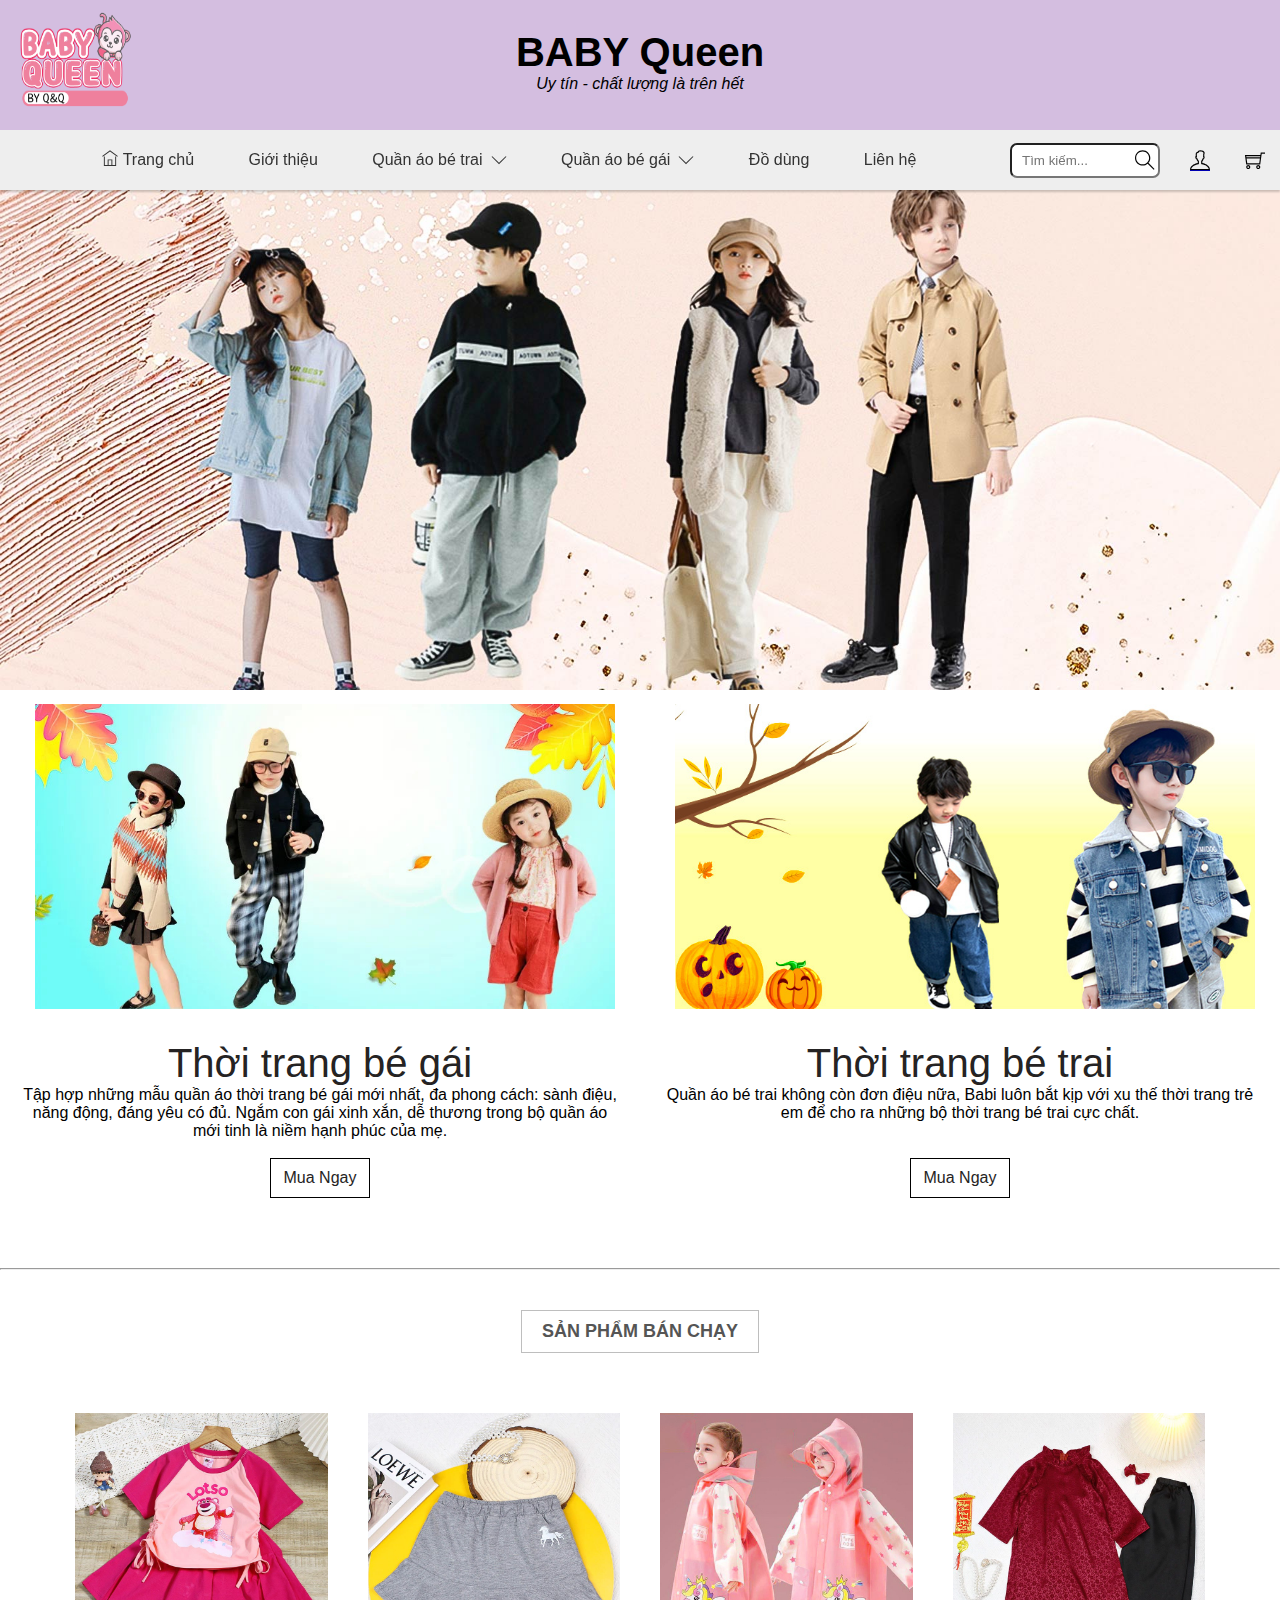
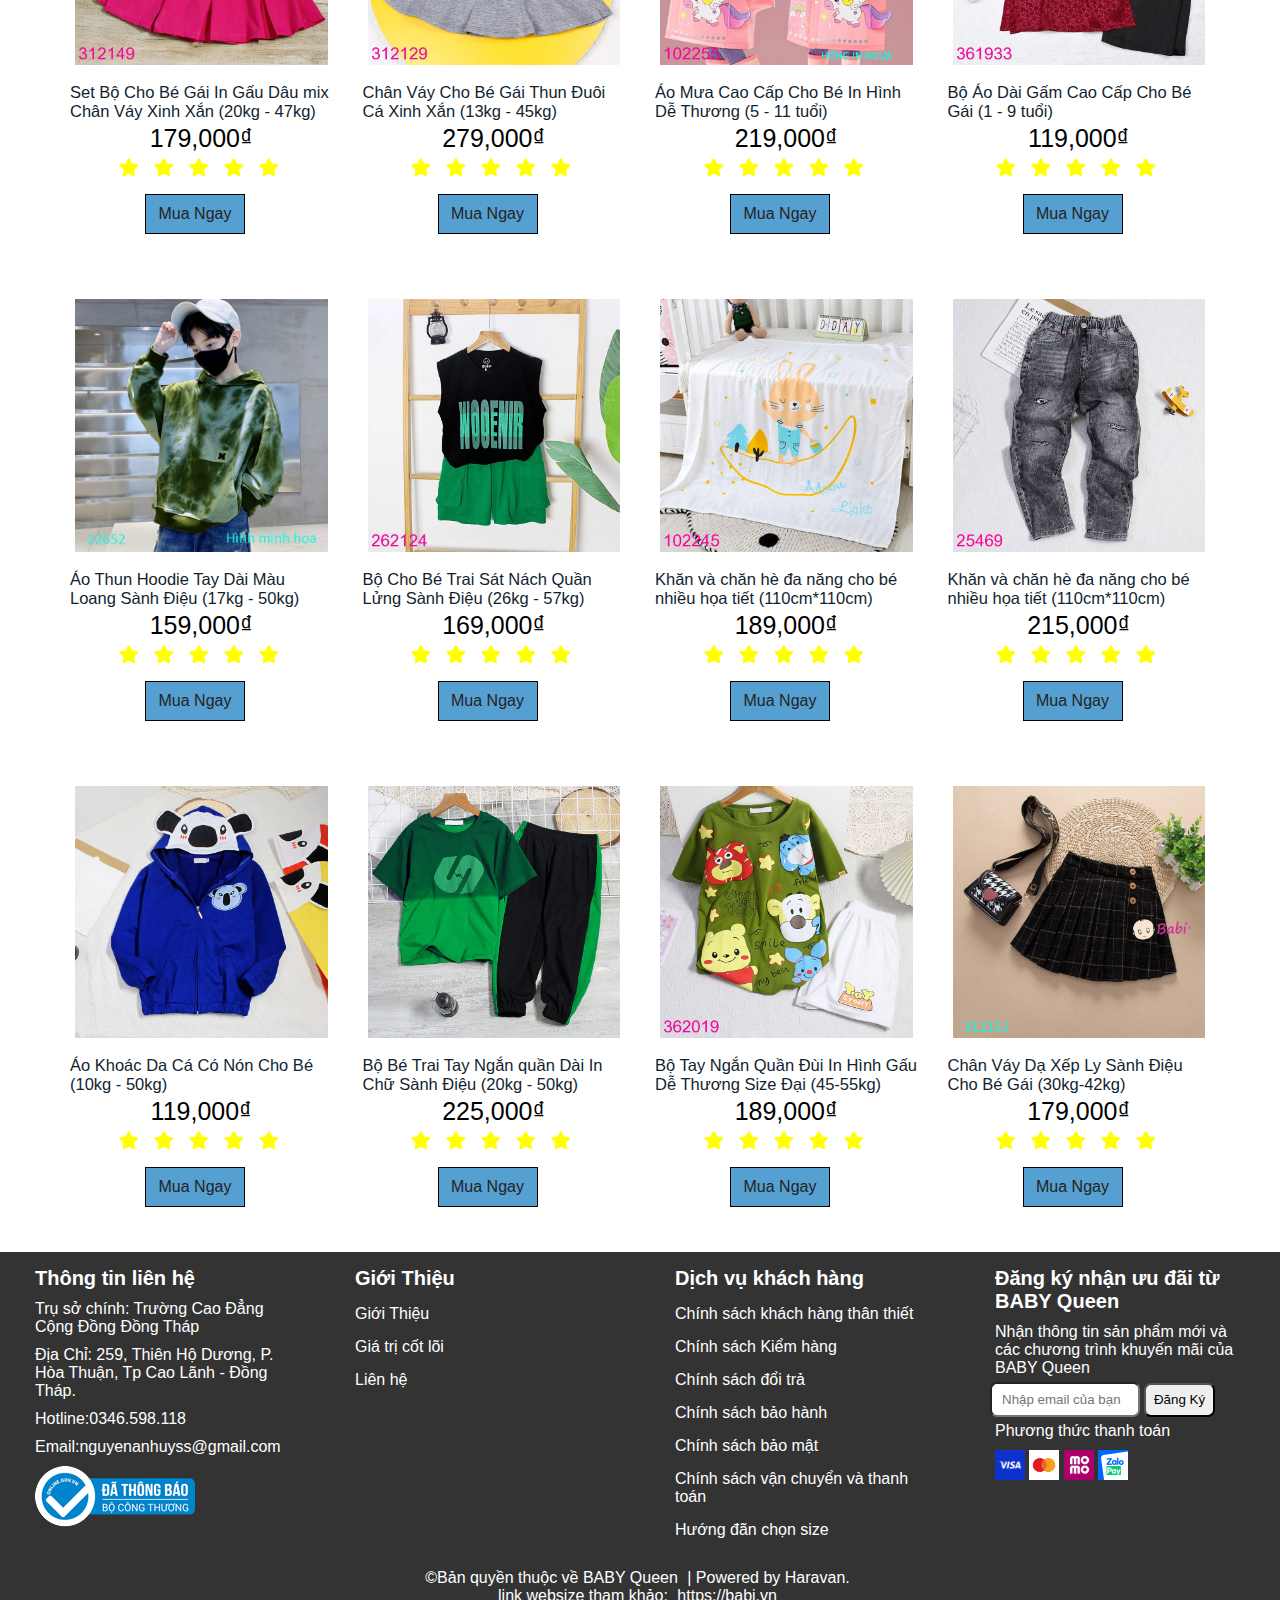
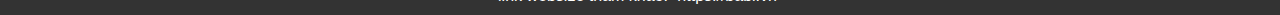
<file: index.html>
<!DOCTYPE html>
<html lang="en">
<head>
    <meta charset="UTF-8">
    <meta name="viewport" content="width=device-width, initial-scale=1.0">
    <title>Quần Áo Trẻ Em BABY - Queen</title>
    <link rel="stylesheet" href="./style.css">
    <link rel="stylesheet" href="./fonts/themify-icons/themify-icons.css">
    <link rel="stylesheet" href="https://cdnjs.cloudflare.com/ajax/libs/font-awesome/6.4.2/css/all.min.css">
</head>
<body>
    <div class="final">
        <div class="header">
            <div class="logo">
               <img src="./IMG/22222-01.png" alt=""> 
            </div>
            <div class="tieude">
                <h1>
                    BABY Queen
                </h1>
                <p>Uy tín - chất lượng là trên hết</p>
            </div>
        </div>
        <div class="menu">
            <nav>
                <ul id="main-menu">
                    <li>
                        <a href="#"><i class=" icon ti-home"></i>Trang chủ</a>
                    </li>
                    <li><a href="#">Giới thiệu</a></li>
                    <li><a href="#">Quần áo bé trai <i class="icon ti-angle-down"></i><i class="icon ti-angle-up"></i></a>
                        <ul class="subnav">
                            <li>
                                <a href="./be-trai.html" target="_blank">Áo thun bé trai</a> 
                                <a href="./be-trai.html" target="_blank">Áo sơ mi bé trai</a>
                            </li>
                            <li>
                                <a href="./be-trai.html" target="_blank">Áo Khoác bé trai</a>
                                <a href="./be-trai.html" target="_blank">Quần kiểu bé trai</a>
                            </li>
                            <li>
                                <a href="./be-trai.html" target="_blank">Quần jeans bé trai</a>
                                <a href="./be-trai.html" target="_blank">Đồ bộ bé trai</a>
                            </li>
                        </ul>
                    </li>
                    <li><a href="#">Quần áo bé gái <i class="icon ti-angle-down"></i><i class="icon ti-angle-up"></i></a>
                        <ul class="subnav">
                            <li>
                                <a href="./be-gai.html" target="_blank">Áo bé gái</a> 
                                <a href="./be-gai.html" target="_blank">Áo Khoác bé gái</a>
                            </li>
                            <li>
                                <a href="./be-gai.html" target="_blank">Quần trẻn em gái</a>
                                <a href="./be-gai.html" target="_blank">Đồ bộ bé gái</a>
                            </li>
                            <li>
                                <a href="./be-gai.html" target="_blank">Váy đầm bé gái</a>
                                <a href="./be-gai.html" target="_blank">Chân váy</a>
                            </li>
                        </ul>
                    </li>
                    <li><a href="#">Đồ dùng</a></li>
                    <li><a href="./index.html#lienhe">Liên hệ</a></li>
                </ul>
                <div class="search">
                    <form class="search-form">
                        <input type="text" class="search-input" id="searchInput" placeholder="Tìm kiếm...">
                    </form>
                    <i class="search-icon ti-search" title="Tìm Kiếm" onclick="hideSearchInput()"></i>
                </div>
                <div class="search">
                    <a href="./login.html" target="_blank" title="Đăng nhập"> <i class="search-icon  ti-user"></i></a>
                   
                </div>
                <div class="search">
                    <i class="search-icon  ti-shopping-cart" title="Giỏ hàng"></i>
                </div>
            </nav>
        </div>
        <!-- ===Trang chủ ===-->
        <div id="trang-chu">
            <div class="trangchu">
                <div class="anh1">
                    <img src="./IMG/anh1.jpg" alt="">
                </div>
            </div>
    
            <div class="danh-muc">
                <ul class="muc">
                    <li>
                        <div class="danh-muc-sp">
                            <div class="danh-muc-img">
                                <a href="./be-gai.html">
                                    <img src="./IMG/thoi trang be gai.jpg" alt="">
                                </a>
                            </div>
                            <div class="danh-muc-info">
                                <br>
                                <a href="./be-gai.html" class="danh-muc-thong-tin">Thời trang bé gái</a>
                                <p>Tập hợp những mẫu quần áo thời trang bé gái mới nhất, đa phong cách: sành điệu, năng động, đáng yêu có đủ. Ngắm con gái xinh xắn, dễ thương trong bộ quần áo mới tinh là niềm hạnh phúc của mẹ.</p>
                            </div>
                            <br>
                            <a href="./be-gai.html" class="mua-ngay">Mua Ngay</a>
                        </div>
                    </li>
                    <li>
                        <div class="danh-muc-sp">
                            <div class="danh-muc-img">
                                <a href="./be-trai.html">
                                    <img src="./IMG/thoi trang be trai.jpg" alt="">
                                </a>
                            </div>
                            <div class="danh-muc-info">
                                <br>
                                <a href="./be-trai.html" class="danh-muc-thong-tin">Thời trang bé trai</a>
                                <p>Quần áo bé trai không còn đơn điệu nữa, Babi luôn bắt kịp với xu thế thời trang trẻ em để cho ra những bộ thời trang bé trai cực chất.</p>
                                <br>
                            </div>
                            <br>
                            <a href="./be-trai.html" class="mua-ngay">Mua Ngay</a>
                        </div>
                    </li>
                </ul>
            </div>
        </div>
        <hr>
        <div class="san-pham">
            <div class="tieude-sp">
                <h3>Sản phẩm bán chạy</h3>
            </div>
            <ul class="products">
                <!-- product:sản phẩm -->
                <!-- ===1=== -->
                <li>
                    <!-- product-item:mặt hàng sản phẩm -->
                    <div class="product-item">
                        <div class="product-img">
                            <a href="./IMG/qa-trang-chu/1.jpg" class="product-link">
                                <img src="./IMG/qa-trang-chu/1.jpg" alt="">
                            </a>
                            <!-- <a href="#" class="by-now">Mua Ngay</a> -->
                        </div>
                        <!-- product-info:thông tin sản phẩm -->
                            <div class="product-info">
                        <a  href="#" class="product-name">Set  Bộ  Cho  Bé  Gái In Gấu Dâu mix Chân Váy Xinh Xắn (20kg - 47kg)</a>
                            <div class="product-gia">179,000₫</div>
                            <div class="sao">
                                <a href="#"><i class="fa-solid fa-star"></i></a>
                                <a href="#"><i class="fa-solid fa-star"></i></a>
                                <a href="#"><i class="fa-solid fa-star"></i></a>
                                <a href="#"><i class="fa-solid fa-star"></i></a>
                                <a href="#"><i class="fa-solid fa-star"></i></a>
                            </div>
                        </div>
                            <a href="#" class="by-now">Mua Ngay</a>
                    </div>
                </li> 
                <li>
                    <!-- ===2=== -->
                    <!-- product-item:mặt hàng sản phẩm -->
                    <div class="product-item">
                        <div class="product-img">
                            <a href="./IMG/qa-trang-chu/10.jpg" class="product-link">
                                <img src="./IMG/qa-trang-chu/10.jpg" alt="">
                            </a>
                            <!-- <a href="" class="by-now">Mua Ngay</a> -->
                        </div>
                        <!-- product-info:thông tin sản phẩm -->
                            <div class="product-info">
                        <a href="" class="product-name">
                            Chân Váy Cho Bé Gái Thun Đuôi Cá Xinh Xắn (13kg - 45kg)</a>
                            <div class="product-gia"> 279,000₫</div>
                            <div class="sao">
                                <a href="#"><i class="fa-solid fa-star"></i></a>
                                <a href="#"><i class="fa-solid fa-star"></i></a>
                                <a href="#"><i class="fa-solid fa-star"></i></a>
                                <a href="#"><i class="fa-solid fa-star"></i></a>
                                <a href="#"><i class="fa-solid fa-star"></i></a>
                            </div>
                        </div>
                            <a href="#" class="by-now">Mua Ngay</a>
                    </div>
                </li>
                <li>
                    <!-- ===3=== -->
                    <!-- product-item:mặt hàng sản phẩm -->
                    <div class="product-item">
                        <div class="product-img">
                            <a href="./IMG/qa-trang-chu/5.jpg" class="product-link">
                                <img src="./IMG/qa-trang-chu/5.jpg" alt="">
                            </a>
                            <!-- <a href="" class="by-now">Mua Ngay</a> -->
                        </div>
                        <!-- product-info:thông tin sản phẩm -->
                            <div class="product-info">
                        <a href="" class="product-name">Áo Mưa Cao Cấp Cho Bé In Hình Dễ Thương (5 - 11 tuổi)</a>
                            <div class="product-gia"> 219,000₫</div>
                            <div class="sao">
                                <a href="#"><i class="fa-solid fa-star"></i></a>
                                <a href="#"><i class="fa-solid fa-star"></i></a>
                                <a href="#"><i class="fa-solid fa-star"></i></a>
                                <a href="#"><i class="fa-solid fa-star"></i></a>
                                <a href="#"><i class="fa-solid fa-star"></i></a>
                            </div>
                        </div>
                            <a href="#" class="by-now">Mua Ngay</a>
                    </div>
                </li> 
                <li>
                    <!-- ===4=== -->
                    <!-- product-item:mặt hàng sản phẩm -->
                    <div class="product-item">
                        <div class="product-img">
                            <a href="./IMG/qa-trang-chu/11.jpg" class="product-link">
                                <img src="./IMG/qa-trang-chu/11.jpg" alt="">
                            </a>
                            <!-- <a href="" class="by-now">Mua Ngay</a> -->
                        </div>
                        <!-- product-info:thông tin sản phẩm -->
                            <div class="product-info">
                        <a href="" class="product-name">Bộ Áo Dài Gấm Cao Cấp Cho Bé Gái (1 - 9 tuổi)</a>
                            <div class="product-gia"> 119,000₫</div>
                            <div class="sao">
                                <a href="#"><i class="fa-solid fa-star"></i></a>
                                <a href="#"><i class="fa-solid fa-star"></i></a>
                                <a href="#"><i class="fa-solid fa-star"></i></a>
                                <a href="#"><i class="fa-solid fa-star"></i></a>
                                <a href="#"><i class="fa-solid fa-star"></i></a>
                            </div>
                        </div>
                            <a href="#" class="by-now">Mua Ngay</a>
                    </div>
                </li> 
                <li>
                    <!-- ===5=== -->
                    <!-- product-item:mặt hàng sản phẩm -->
                    <div class="product-item">
                        <div class="product-img">
                            <a href="./IMG/qa-trang-chu/4.jpg" class="product-link">
                                <img src="./IMG/qa-trang-chu/4.jpg" alt="">
                            </a>
                            <!-- <a href="" class="by-now">Mua Ngay</a> -->
                        </div>
                        <!-- product-info:thông tin sản phẩm -->
                            <div class="product-info">
                        <a href="" class="product-name">Áo Thun Hoodie Tay Dài Màu Loang Sành Điệu (17kg - 50kg)</a>
                            <div class="product-gia"> 159,000₫</div>
                            <div class="sao">
                                <a href="#"><i class="fa-solid fa-star"></i></a>
                                <a href="#"><i class="fa-solid fa-star"></i></a>
                                <a href="#"><i class="fa-solid fa-star"></i></a>
                                <a href="#"><i class="fa-solid fa-star"></i></a>
                                <a href="#"><i class="fa-solid fa-star"></i></a>
                            </div>
                        </div>
                            <a href="#" class="by-now">Mua Ngay</a>
                    </div>
                </li>
                <li>
                    <!-- ===6=== -->
                    <!-- product-item:mặt hàng sản phẩm -->
                    <div class="product-item">
                        <div class="product-img">
                            <a href="./IMG/qa-trang-chu/2.webp" class="product-link">
                                <img src="./IMG/qa-trang-chu/2.webp" alt="">
                            </a>
                            <!-- <a href="" class="by-now">Mua Ngay</a> -->
                        </div>
                        <!-- product-info:thông tin sản phẩm -->
                            <div class="product-info">
                        <a href="" class="product-name">Bộ Cho Bé Trai Sát Nách Quần Lửng Sành Điệu (26kg - 57kg)</a>
                            <div class="product-gia"> 169,000₫</div>
                            <div class="sao">
                                <a href="#"><i class="fa-solid fa-star"></i></a>
                                <a href="#"><i class="fa-solid fa-star"></i></a>
                                <a href="#"><i class="fa-solid fa-star"></i></a>
                                <a href="#"><i class="fa-solid fa-star"></i></a>
                                <a href="#"><i class="fa-solid fa-star"></i></a>
                            </div>
                        </div>
                            <a href="#" class="by-now">Mua Ngay</a>
                    </div>
                </li>
                <li><!-- ===7=== -->
                    <!-- product-item:mặt hàng sản phẩm -->
                    <div class="product-item">
                        <div class="product-img">
                            <a href="./IMG/qa-trang-chu/6.jpg" class="product-link">
                                <img src="./IMG/qa-trang-chu/6.jpg" alt="">
                            </a>
                            <!-- <a href="" class="by-now">Mua Ngay</a> -->
                        </div>
                        <!-- product-info:thông tin sản phẩm -->
                            <div class="product-info">
                        <a href="" class="product-name">Khăn và chăn hè đa năng cho bé nhiều họa tiết (110cm*110cm)</a>
                            <div class="product-gia"> 189,000₫</div>
                            <div class="sao">
                                <a href="#"><i class="fa-solid fa-star"></i></a>
                                <a href="#"><i class="fa-solid fa-star"></i></a>
                                <a href="#"><i class="fa-solid fa-star"></i></a>
                                <a href="#"><i class="fa-solid fa-star"></i></a>
                                <a href="#"><i class="fa-solid fa-star"></i></a>
                            </div>
                        </div>
                            <a href="#" class="by-now">Mua Ngay</a>
                    </div>
                </li>
                <li><!-- ===8=== -->
                    <!-- product-item:mặt hàng sản phẩm -->
                    <div class="product-item">
                        <div class="product-img">
                            <a href="./IMG/qa-trang-chu/7.jpg" class="product-link">
                                <img src="./IMG/qa-trang-chu/7.jpg" alt="">
                            </a>
                            <!-- <a href="" class="by-now">Mua Ngay</a> -->
                        </div>
                        <!-- product-info:thông tin sản phẩm -->
                            <div class="product-info">
                        <a href="" class="product-name">Khăn và chăn hè đa năng cho bé nhiều họa tiết (110cm*110cm)</a>
                            <div class="product-gia"> 215,000₫</div>
                            <div class="sao">
                                <a href="#"><i class="fa-solid fa-star"></i></a>
                                <a href="#"><i class="fa-solid fa-star"></i></a>
                                <a href="#"><i class="fa-solid fa-star"></i></a>
                                <a href="#"><i class="fa-solid fa-star"></i></a>
                                <a href="#"><i class="fa-solid fa-star"></i></a>
                            </div>
                        </div>
                            <a href="#" class="by-now">Mua Ngay</a>
                    </div>
                </li>
                <li><!-- ===9=== -->
                    <!-- product-item:mặt hàng sản phẩm -->
                    <div class="product-item">
                        <div class="product-img">
                            <a href="./IMG/qa-trang-chu/8.jpg" class="product-link">
                                <img src="./IMG/qa-trang-chu/8.jpg" alt="">
                            </a>
                            <!-- <a href="" class="by-now">Mua Ngay</a> -->
                        </div>
                        <!-- product-info:thông tin sản phẩm -->
                            <div class="product-info">
                        <a href="" class="product-name">Áo Khoác Da Cá Có Nón Cho Bé (10kg - 50kg)</a>
                            <div class="product-gia"> 119,000₫</div>
                            <div class="sao">
                                <a href="#"><i class="fa-solid fa-star"></i></a>
                                <a href="#"><i class="fa-solid fa-star"></i></a>
                                <a href="#"><i class="fa-solid fa-star"></i></a>
                                <a href="#"><i class="fa-solid fa-star"></i></a>
                                <a href="#"><i class="fa-solid fa-star"></i></a>
                            </div>
                        </div>
                            <a href="#" class="by-now">Mua Ngay</a>
                    </div>
                </li>
                <li><!-- ===10=== -->
                    <!-- product-item:mặt hàng sản phẩm -->
                    <div class="product-item">
                        <div class="product-img">
                            <a href="./IMG/qa-trang-chu/9.jpg" class="product-link">
                                <img src="./IMG/qa-trang-chu/9.jpg" alt="">
                            </a>
                            <!-- <a href="" class="by-now">Mua Ngay</a> -->
                        </div>
                        <!-- product-info:thông tin sản phẩm -->
                            <div class="product-info">
                        <a href="" class="product-name">Bộ Bé Trai Tay Ngắn quần Dài In Chữ Sành Điệu (20kg - 50kg)</a>
                            <div class="product-gia"> 225,000₫</div>
                            <div class="sao">
                                <a href="#"><i class="fa-solid fa-star"></i></a>
                                <a href="#"><i class="fa-solid fa-star"></i></a>
                                <a href="#"><i class="fa-solid fa-star"></i></a>
                                <a href="#"><i class="fa-solid fa-star"></i></a>
                                <a href="#"><i class="fa-solid fa-star"></i></a>
                            </div>
                        </div>
                            <a href="#" class="by-now">Mua Ngay</a>
                    </div>
                </li>
                
                <li><!-- ===11=== -->
                    
                    <!-- product-item:mặt hàng sản phẩm -->
                    <div class="product-item">
                        <div class="product-img">
                            <a href="./IMG/qa-trang-chu/3.jpg" class="product-link">
                                <img src="./IMG/qa-trang-chu/3.jpg" alt="">
                            </a>
                            <!-- <a href="" class="by-now">Mua Ngay</a> -->
                        </div>
                        <!-- product-info:thông tin sản phẩm -->
                            <div class="product-info">
                        <a href="" class="product-name">Bộ Tay Ngắn Quần Đùi In Hình Gấu Dễ Thương Size Đại (45-55kg)</a>
                            <div class="product-gia"> 189,000₫</div>
                            <div class="sao">
                                <a href="#"><i class="fa-solid fa-star"></i></a>
                                <a href="#"><i class="fa-solid fa-star"></i></a>
                                <a href="#"><i class="fa-solid fa-star"></i></a>
                                <a href="#"><i class="fa-solid fa-star"></i></a>
                                <a href="#"><i class="fa-solid fa-star"></i></a>
                            </div>
                        </div>
                            <a href="#" class="by-now">Mua Ngay</a>
                    </div>
                </li>
                <li><!-- ===12=== -->
                    <!-- product-item:mặt hàng sản phẩm -->
                    <div class="product-item">
                        <div class="product-img">
                            <a href="./IMG/qa-trang-chu/12.jpg" class="product-link">
                                <img src="./IMG/qa-trang-chu/12.jpg" alt="">
                            </a>
                            <!-- <a href="" class="by-now">Mua Ngay</a> -->
                        </div>
                        <!-- product-info:thông tin sản phẩm -->
                            <div class="product-info">
                        <a href="" class="product-name">Chân Váy Dạ Xếp Ly Sành Điệu Cho Bé Gái (30kg-42kg)</a>
                            <div class="product-gia"> 179,000₫</div>
                            <div class="sao">
                                <a href="#"><i class="fa-solid fa-star"></i></a>
                                <a href="#"><i class="fa-solid fa-star"></i></a>
                                <a href="#"><i class="fa-solid fa-star"></i></a>
                                <a href="#"><i class="fa-solid fa-star"></i></a>
                                <a href="#"><i class="fa-solid fa-star"></i></a>
                            </div>
                        </div>
                            <a href="#" class="by-now">Mua Ngay</a>
                    </div>
                </li>
            </ul>
        </div>
        <div id="lienhe">
            <div class="footer">
                <ul class="end">
                    <li>
                        <div class="info-footer">
                            <p class="gioi-thieu">Thông tin liên hệ</p>
                            <p>Trụ sở chính: Trường Cao Đẳng Cộng Đồng Đồng Tháp</p>
                            <p>Địa Chỉ: 259, Thiên Hộ Dương, P. Hòa Thuận, Tp Cao Lãnh - Đồng Tháp.</p>
                            <p>Hotline:0346.598.118</p>
                            <p>Email:nguyenanhuyss@gmail.com</p>
                            <a href="#">
                                <img src="./IMG/da thong bao bo cong thuong.png" alt="">
                            </a>
                        </div>
                    </li>
                    <li>
                        <div class="info-footer">
                            <a href="#" class="gioi-thieu">Giới Thiệu</a>
                            <a href="#">Giới Thiệu</a>
                            <a href="#">Giá trị cốt lõi</a>
                            <a href="#">Liên hệ</a>
                        </div>
                    </li>
                    <li>
                        <div class="info-footer">
                            <a href="#" class="gioi-thieu">Dịch vụ khách hàng</a>
                            <a href="#">Chính sách khách hàng thân thiết</a>
                            <a href="#">Chính sách Kiểm hàng</a>
                            <a href="#">Chính sách đổi trả</a>
                            <a href="#">Chính sách bảo hành</a>
                            <a href="#">Chính sách bảo mật</a>
                            <a href="#">Chính sách vận chuyển và thanh toán</a>
                            <a href="#">Hướng đãn chọn size</a>
                        </div>
                    </li>
                    <li>
                        <div class="info-footer">
                            <p href="#">Đăng ký nhận ưu đãi từ BABY Queen</p>
                            <p href="#">Nhận thông tin sản phẩm mới và các chương trình khuyến mãi của BABY Queen</p>
                            <input type="text" name="" id="" placeholder="Nhập email của bạn">
                            <button >Đăng Ký</button>
                            <p>Phương thức thanh toán</p>
                            <a href="" class="thanh-toan">
                                <img src="./IMG/visa.png" alt="">
                                <img src="./IMG/230x0w.jpg" alt="">
                                <img src="./IMG/momo.png" alt="">
                                <img src="./IMG/zalo.jpg" alt="">
                            </a>
                        </div>
                    </li>
                </ul>
                <div class="cuoi-cung">
                    ©Bản quyền thuộc về BABY Queen <a href="#">| Powered by Haravan.</a> 
                    <br>
                    link websize tham khảo: <a href="https://babi.vn/" target="_blank"> https://babi.vn</a>
                </div>
            </div>
        </div>
    </div>
    <script>
        function hideSearchInput() {
            var searchInput = document.getElementById("searchInput");
            searchInput.value = ""; 
        }
    </script>
</body>
</html>
</file>
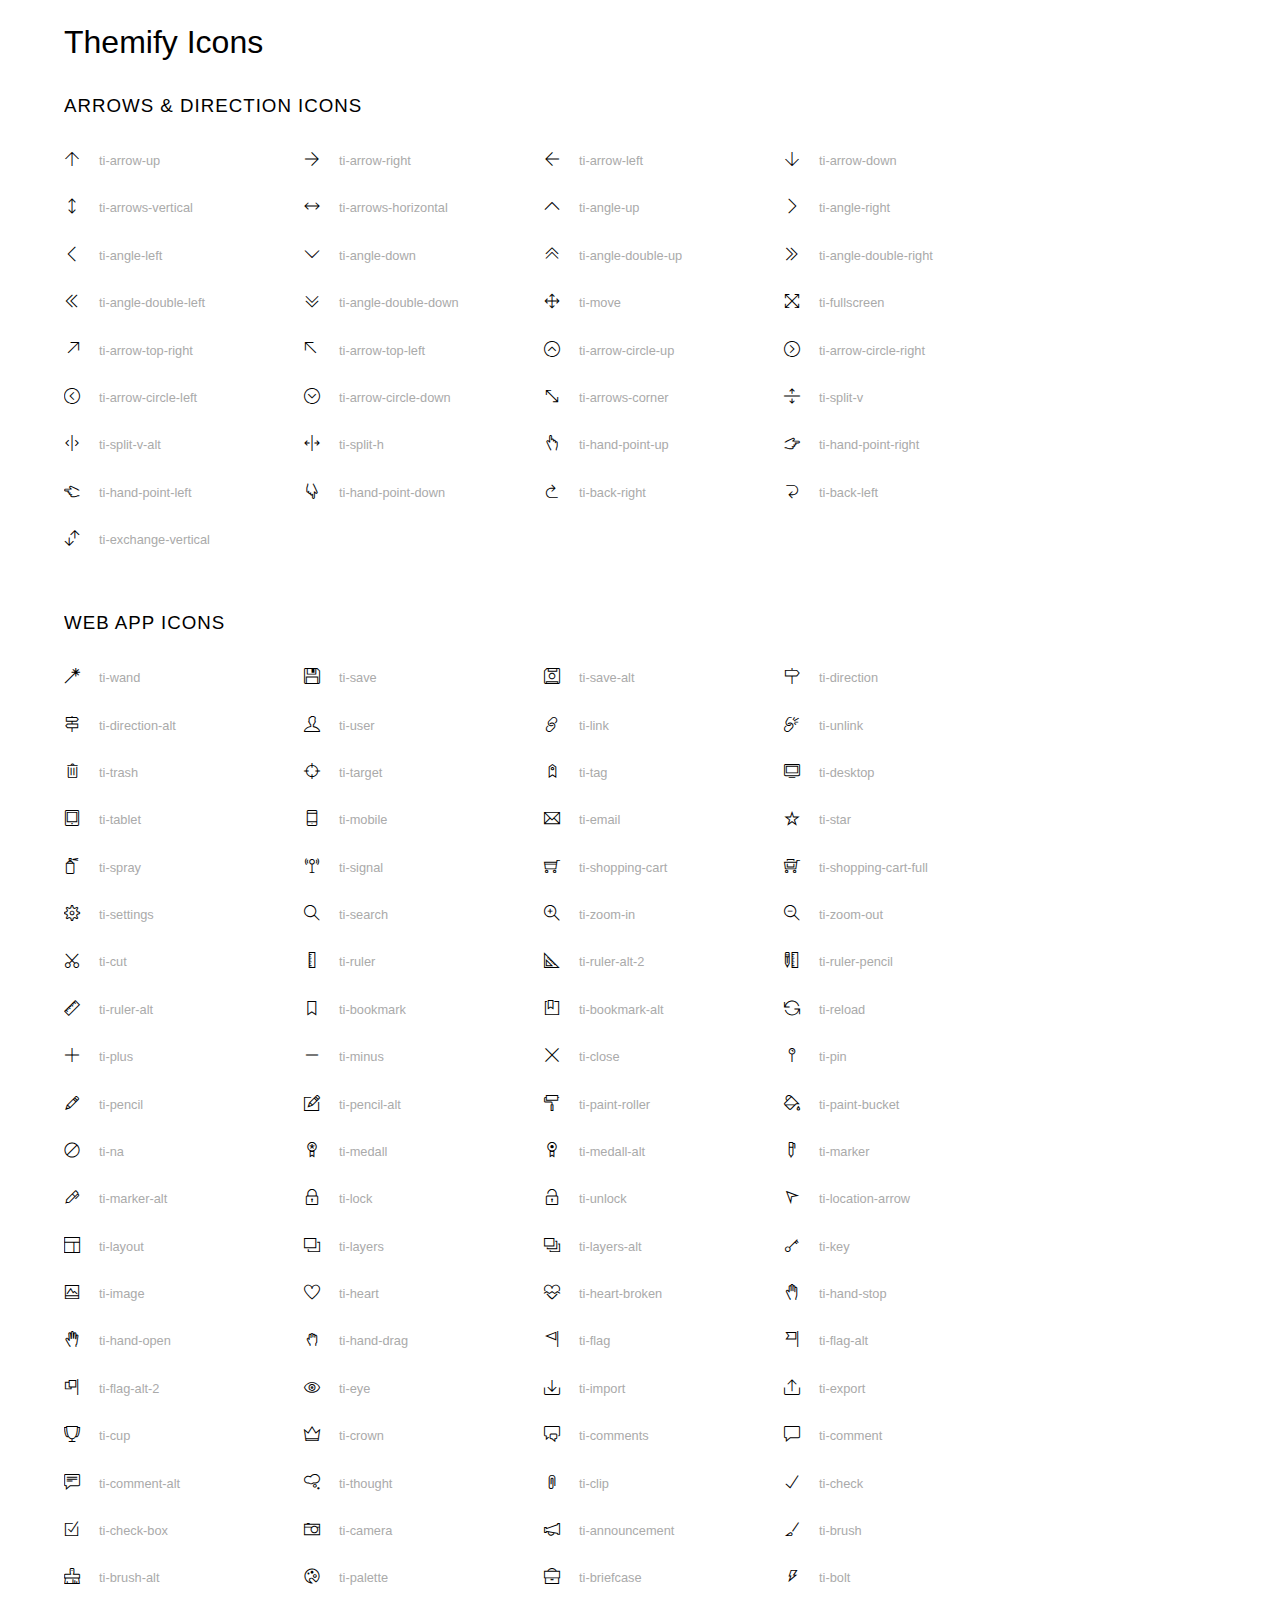
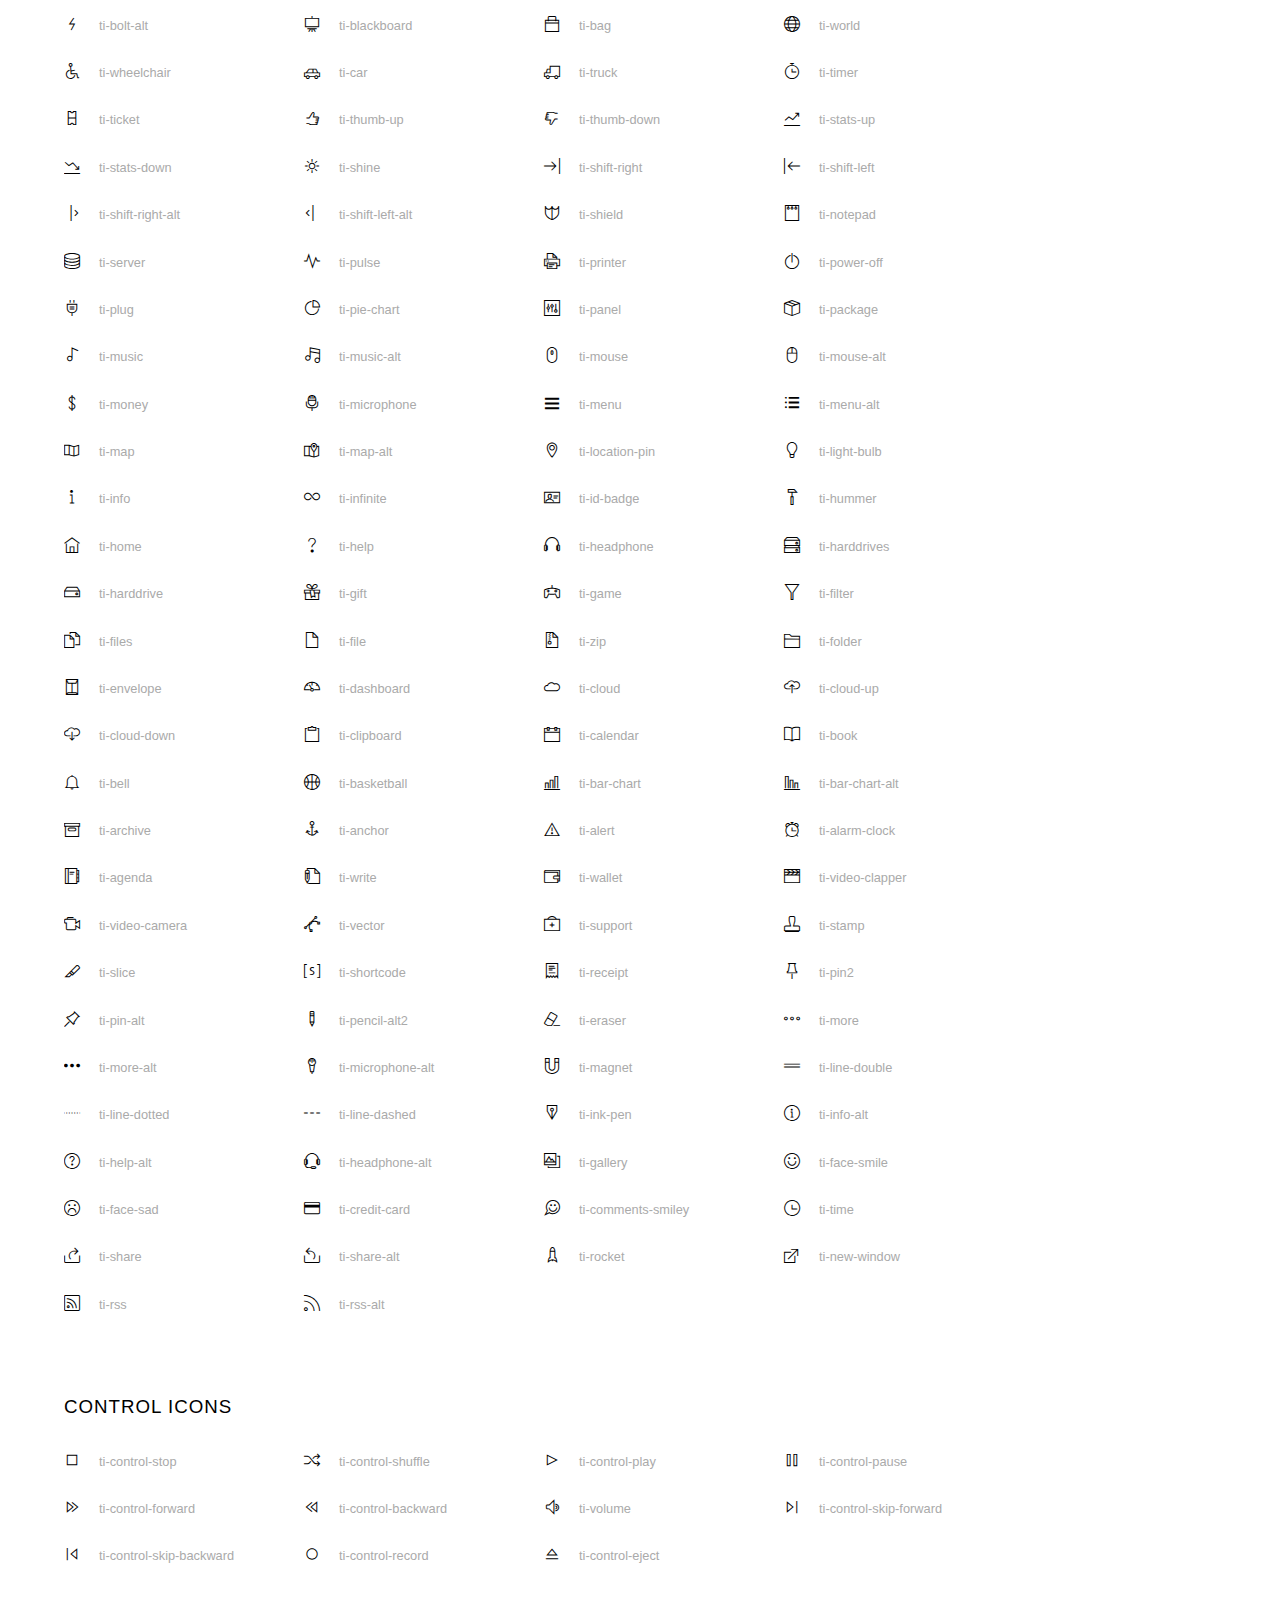
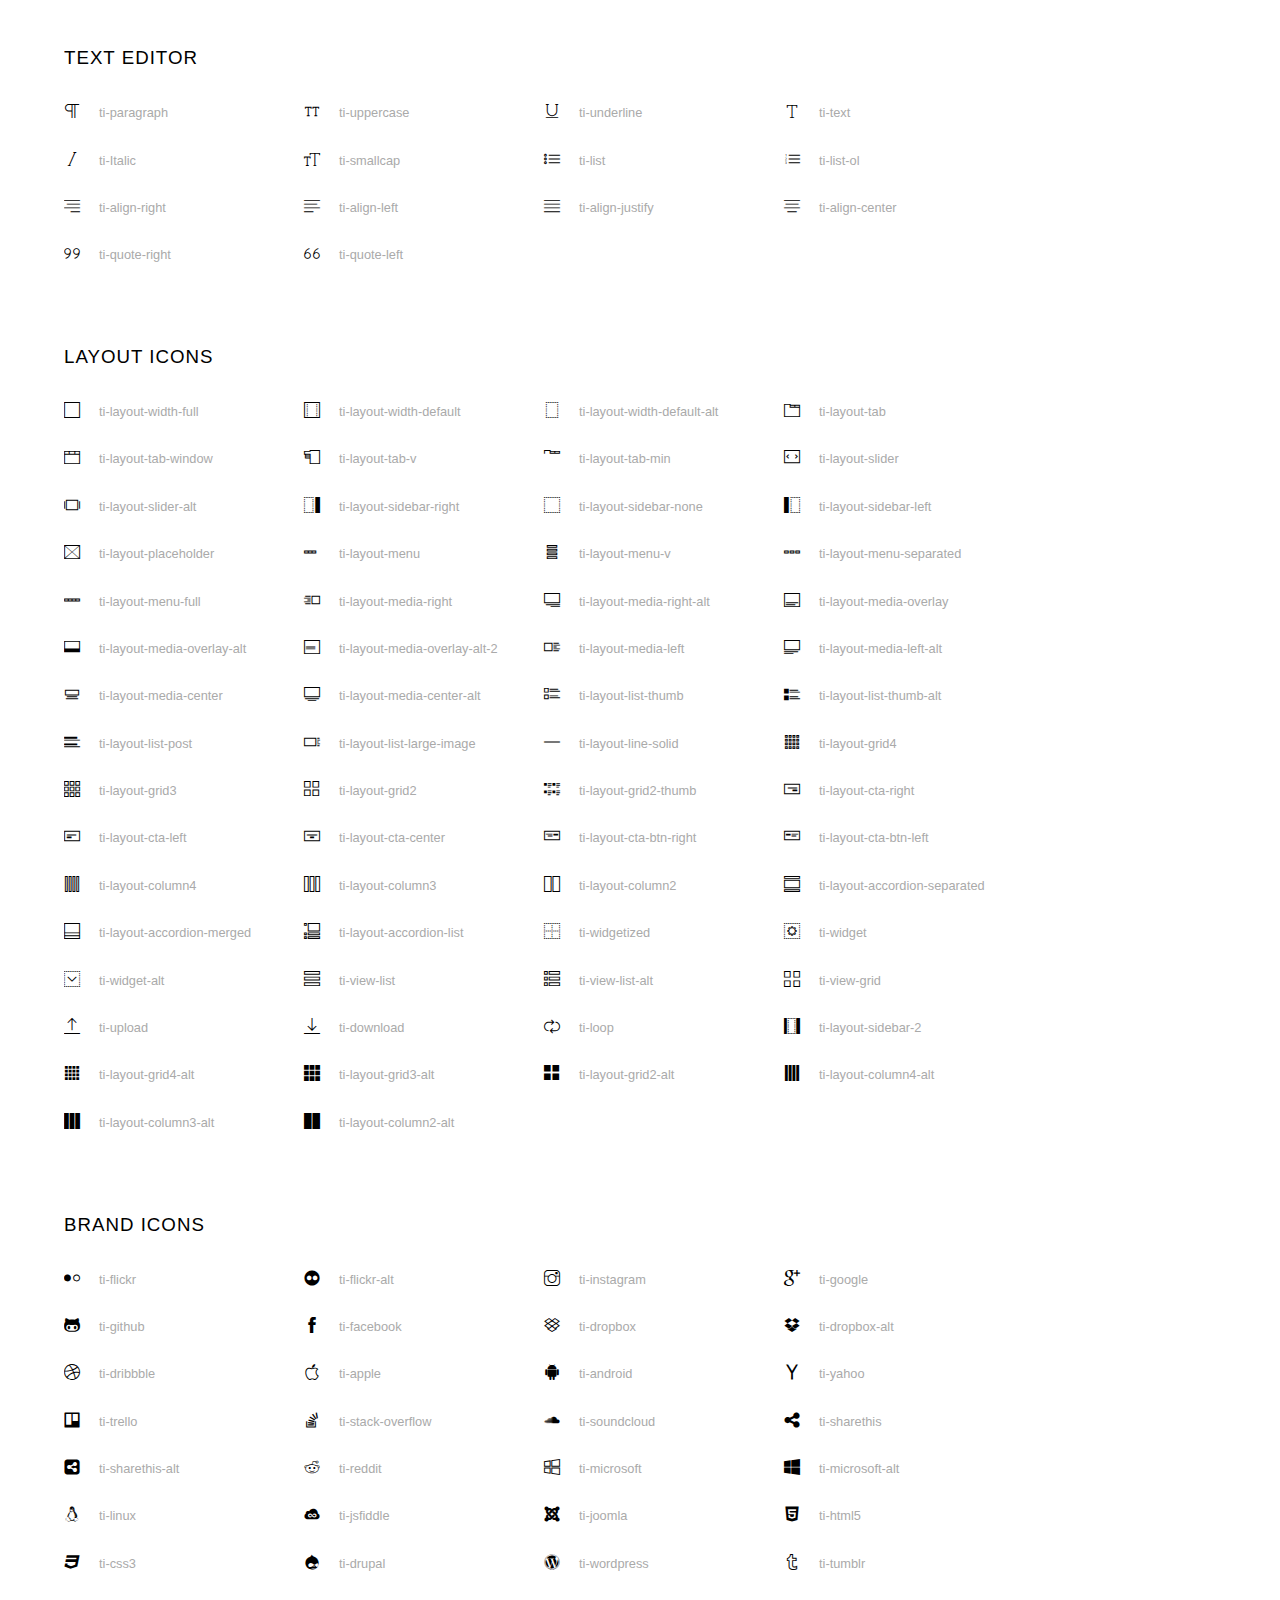
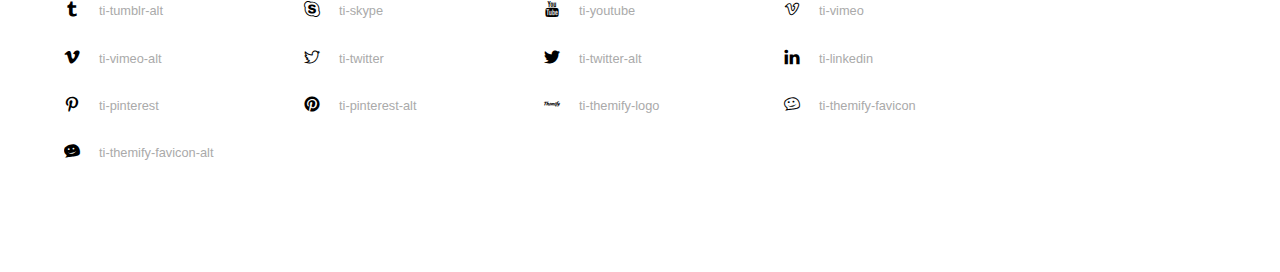
<file: fonts/themify-icons/index.html>
<!doctype html>
<html>
<head>
	<meta charset="utf-8">
	<title>Themify Icon Font</title>
	<meta name="viewport" content="width=device-width">
	<link rel="stylesheet" href="demo-files/demo.css">
	<link rel="stylesheet" href="themify-icons.css">
	<!--[if lt IE 8]><!-->
	<link rel="stylesheet" href="ie7/ie7.css">
	<!--<![endif]-->
</head>
<body>
	<h1>Themify Icons</h1>

	<div class="icon-section">

		<div class="icon-section">
			<h3>Arrows &amp; Direction Icons </h3>

			<div class="icon-container">
				<span class="ti-arrow-up"></span><span class="icon-name"> ti-arrow-up</span>
			</div>
			<div class="icon-container">
				<span class="ti-arrow-right"></span><span class="icon-name"> ti-arrow-right</span>
			</div>
			<div class="icon-container">
				<span class="ti-arrow-left"></span><span class="icon-name"> ti-arrow-left</span>
			</div>
			<div class="icon-container">
				<span class="ti-arrow-down"></span><span class="icon-name"> ti-arrow-down</span>
			</div>
			<div class="icon-container">
				<span class="ti-arrows-vertical"></span><span class="icon-name"> ti-arrows-vertical</span>
			</div>
			<div class="icon-container">
				<span class="ti-arrows-horizontal"></span><span class="icon-name"> ti-arrows-horizontal</span>
			</div>
			<div class="icon-container">
				<span class="ti-angle-up"></span><span class="icon-name"> ti-angle-up</span>
			</div>
			<div class="icon-container">
				<span class="ti-angle-right"></span><span class="icon-name"> ti-angle-right</span>
			</div>
			<div class="icon-container">
				<span class="ti-angle-left"></span><span class="icon-name"> ti-angle-left</span>
			</div>
			<div class="icon-container">
				<span class="ti-angle-down"></span><span class="icon-name"> ti-angle-down</span>
			</div>	
			<div class="icon-container">
				<span class="ti-angle-double-up"></span><span class="icon-name"> ti-angle-double-up</span>
			</div>
			<div class="icon-container">
				<span class="ti-angle-double-right"></span><span class="icon-name"> ti-angle-double-right</span>
			</div>
			<div class="icon-container">
				<span class="ti-angle-double-left"></span><span class="icon-name"> ti-angle-double-left</span>
			</div>
			<div class="icon-container">
				<span class="ti-angle-double-down"></span><span class="icon-name"> ti-angle-double-down</span>
			</div>					
			<div class="icon-container">
				<span class="ti-move"></span><span class="icon-name"> ti-move</span>
			</div>
			<div class="icon-container">
				<span class="ti-fullscreen"></span><span class="icon-name"> ti-fullscreen</span>
			</div>
			<div class="icon-container">
				<span class="ti-arrow-top-right"></span><span class="icon-name"> ti-arrow-top-right</span>
			</div>
			<div class="icon-container">
				<span class="ti-arrow-top-left"></span><span class="icon-name"> ti-arrow-top-left</span>
			</div>
			<div class="icon-container">
				<span class="ti-arrow-circle-up"></span><span class="icon-name"> ti-arrow-circle-up</span>
			</div>
			<div class="icon-container">
				<span class="ti-arrow-circle-right"></span><span class="icon-name"> ti-arrow-circle-right</span>
			</div>
			<div class="icon-container">
				<span class="ti-arrow-circle-left"></span><span class="icon-name"> ti-arrow-circle-left</span>
			</div>
			<div class="icon-container">
				<span class="ti-arrow-circle-down"></span><span class="icon-name"> ti-arrow-circle-down</span>
			</div>
			<div class="icon-container">
				<span class="ti-arrows-corner"></span><span class="icon-name"> ti-arrows-corner</span>
			</div>
			<div class="icon-container">
				<span class="ti-split-v"></span><span class="icon-name"> ti-split-v</span>
			</div>

			<div class="icon-container">
				<span class="ti-split-v-alt"></span><span class="icon-name"> ti-split-v-alt</span>
			</div>
			<div class="icon-container">
				<span class="ti-split-h"></span><span class="icon-name"> ti-split-h</span>
			</div>
			<div class="icon-container">
				<span class="ti-hand-point-up"></span><span class="icon-name"> ti-hand-point-up</span>
			</div>
			<div class="icon-container">
				<span class="ti-hand-point-right"></span><span class="icon-name"> ti-hand-point-right</span>
			</div>
			<div class="icon-container">
				<span class="ti-hand-point-left"></span><span class="icon-name"> ti-hand-point-left</span>
			</div>
			<div class="icon-container">
				<span class="ti-hand-point-down"></span><span class="icon-name"> ti-hand-point-down</span>
			</div>
			<div class="icon-container">
				<span class="ti-back-right"></span><span class="icon-name"> ti-back-right</span>
			</div>
			<div class="icon-container">
				<span class="ti-back-left"></span><span class="icon-name"> ti-back-left</span>
			</div>
			<div class="icon-container">
				<span class="ti-exchange-vertical"></span><span class="icon-name"> ti-exchange-vertical</span>
			</div>

		</div> <!-- Arrows Icons -->



		<h3>Web App Icons</h3>
		
		<div class="icon-section">

			<div class="icon-container">
				<span class="ti-wand"></span><span class="icon-name"> ti-wand</span>
			</div>
			<div class="icon-container">
				<span class="ti-save"></span><span class="icon-name"> ti-save</span>
			</div>
			<div class="icon-container">
				<span class="ti-save-alt"></span><span class="icon-name"> ti-save-alt</span>
			</div>

			<div class="icon-container">
				<span class="ti-direction"></span><span class="icon-name"> ti-direction</span>
			</div>
			<div class="icon-container">
				<span class="ti-direction-alt"></span><span class="icon-name"> ti-direction-alt</span>
			</div>
			<div class="icon-container">
				<span class="ti-user"></span><span class="icon-name"> ti-user</span>
			</div>
			<div class="icon-container">
				<span class="ti-link"></span><span class="icon-name"> ti-link</span>
			</div>
			<div class="icon-container">
				<span class="ti-unlink"></span><span class="icon-name"> ti-unlink</span>
			</div>
			<div class="icon-container">
				<span class="ti-trash"></span><span class="icon-name"> ti-trash</span>
			</div>
			<div class="icon-container">
				<span class="ti-target"></span><span class="icon-name"> ti-target</span>
			</div>
			<div class="icon-container">
				<span class="ti-tag"></span><span class="icon-name"> ti-tag</span>
			</div>
			<div class="icon-container">
				<span class="ti-desktop"></span><span class="icon-name"> ti-desktop</span>
			</div>
			<div class="icon-container">
				<span class="ti-tablet"></span><span class="icon-name"> ti-tablet</span>
			</div>
			<div class="icon-container">
				<span class="ti-mobile"></span><span class="icon-name"> ti-mobile</span>
			</div>
			<div class="icon-container">
				<span class="ti-email"></span><span class="icon-name"> ti-email</span>
			</div>	
			<div class="icon-container">
				<span class="ti-star"></span><span class="icon-name"> ti-star</span>
			</div>
			<div class="icon-container">
				<span class="ti-spray"></span><span class="icon-name"> ti-spray</span>
			</div>
			<div class="icon-container">
				<span class="ti-signal"></span><span class="icon-name"> ti-signal</span>
			</div>
			<div class="icon-container">
				<span class="ti-shopping-cart"></span><span class="icon-name"> ti-shopping-cart</span>
			</div>
			<div class="icon-container">
				<span class="ti-shopping-cart-full"></span><span class="icon-name"> ti-shopping-cart-full</span>
			</div>
			<div class="icon-container">
				<span class="ti-settings"></span><span class="icon-name"> ti-settings</span>
			</div>
			<div class="icon-container">
				<span class="ti-search"></span><span class="icon-name"> ti-search</span>
			</div>
			<div class="icon-container">
				<span class="ti-zoom-in"></span><span class="icon-name"> ti-zoom-in</span>
			</div>
			<div class="icon-container">
				<span class="ti-zoom-out"></span><span class="icon-name"> ti-zoom-out</span>
			</div>
			<div class="icon-container">
				<span class="ti-cut"></span><span class="icon-name"> ti-cut</span>
			</div>
			<div class="icon-container">
				<span class="ti-ruler"></span><span class="icon-name"> ti-ruler</span>
			</div>
			<div class="icon-container">
				<span class="ti-ruler-alt-2"></span><span class="icon-name"> ti-ruler-alt-2</span>
			</div>			
			<div class="icon-container">
				<span class="ti-ruler-pencil"></span><span class="icon-name"> ti-ruler-pencil</span>
			</div>
			<div class="icon-container">
				<span class="ti-ruler-alt"></span><span class="icon-name"> ti-ruler-alt</span>
			</div>
			<div class="icon-container">
				<span class="ti-bookmark"></span><span class="icon-name"> ti-bookmark</span>
			</div>
			<div class="icon-container">
				<span class="ti-bookmark-alt"></span><span class="icon-name"> ti-bookmark-alt</span>
			</div>
			<div class="icon-container">
				<span class="ti-reload"></span><span class="icon-name"> ti-reload</span>
			</div>
			<div class="icon-container">
				<span class="ti-plus"></span><span class="icon-name"> ti-plus</span>
			</div>
			<div class="icon-container">
				<span class="ti-minus"></span><span class="icon-name"> ti-minus</span>
			</div>
			<div class="icon-container">
				<span class="ti-close"></span><span class="icon-name"> ti-close</span>
			</div>			
			<div class="icon-container">
				<span class="ti-pin"></span><span class="icon-name"> ti-pin</span>
			</div>
			<div class="icon-container">
				<span class="ti-pencil"></span><span class="icon-name"> ti-pencil</span>
			</div>
					
		  	<div class="icon-container">
				<span class="ti-pencil-alt"></span><span class="icon-name"> ti-pencil-alt</span>
			</div>
			<div class="icon-container">
				<span class="ti-paint-roller"></span><span class="icon-name"> ti-paint-roller</span>
			</div>
			<div class="icon-container">
				<span class="ti-paint-bucket"></span><span class="icon-name"> ti-paint-bucket</span>
			</div>
			<div class="icon-container">
				<span class="ti-na"></span><span class="icon-name"> ti-na</span>
			</div>
			<div class="icon-container">
				<span class="ti-medall"></span><span class="icon-name"> ti-medall</span>
			</div>
			<div class="icon-container">
				<span class="ti-medall-alt"></span><span class="icon-name"> ti-medall-alt</span>
			</div>
			<div class="icon-container">
				<span class="ti-marker"></span><span class="icon-name"> ti-marker</span>
			</div>
			<div class="icon-container">
				<span class="ti-marker-alt"></span><span class="icon-name"> ti-marker-alt</span>
			</div>

			<div class="icon-container">
				<span class="ti-lock"></span><span class="icon-name"> ti-lock</span>
			</div>
			<div class="icon-container">
				<span class="ti-unlock"></span><span class="icon-name"> ti-unlock</span>
			</div>
			<div class="icon-container">
				<span class="ti-location-arrow"></span><span class="icon-name"> ti-location-arrow</span>
			</div>
			<div class="icon-container">
				<span class="ti-layout"></span><span class="icon-name"> ti-layout</span>
			</div>
			<div class="icon-container">
				<span class="ti-layers"></span><span class="icon-name"> ti-layers</span>
			</div>
			<div class="icon-container">
				<span class="ti-layers-alt"></span><span class="icon-name"> ti-layers-alt</span>
			</div>
			<div class="icon-container">
				<span class="ti-key"></span><span class="icon-name"> ti-key</span>
			</div>
			<div class="icon-container">
				<span class="ti-image"></span><span class="icon-name"> ti-image</span>
			</div>
			<div class="icon-container">
				<span class="ti-heart"></span><span class="icon-name"> ti-heart</span>
			</div>
			<div class="icon-container">
				<span class="ti-heart-broken"></span><span class="icon-name"> ti-heart-broken</span>
			</div>
			<div class="icon-container">
				<span class="ti-hand-stop"></span><span class="icon-name"> ti-hand-stop</span>
			</div>
			<div class="icon-container">
				<span class="ti-hand-open"></span><span class="icon-name"> ti-hand-open</span>
			</div>
			<div class="icon-container">
				<span class="ti-hand-drag"></span><span class="icon-name"> ti-hand-drag</span>
			</div>
			<div class="icon-container">
				<span class="ti-flag"></span><span class="icon-name"> ti-flag</span>
			</div>
			<div class="icon-container">
				<span class="ti-flag-alt"></span><span class="icon-name"> ti-flag-alt</span>
			</div>
			<div class="icon-container">
				<span class="ti-flag-alt-2"></span><span class="icon-name"> ti-flag-alt-2</span>
			</div>
			<div class="icon-container">
				<span class="ti-eye"></span><span class="icon-name"> ti-eye</span>
			</div>
			<div class="icon-container">
				<span class="ti-import"></span><span class="icon-name"> ti-import</span>
			</div>			
			<div class="icon-container">
				<span class="ti-export"></span><span class="icon-name"> ti-export</span>
			</div>
			<div class="icon-container">
				<span class="ti-cup"></span><span class="icon-name"> ti-cup</span>
			</div>
			<div class="icon-container">
				<span class="ti-crown"></span><span class="icon-name"> ti-crown</span>
			</div>
			<div class="icon-container">
				<span class="ti-comments"></span><span class="icon-name"> ti-comments</span>
			</div>
			<div class="icon-container">
				<span class="ti-comment"></span><span class="icon-name"> ti-comment</span>
			</div>
			<div class="icon-container">
				<span class="ti-comment-alt"></span><span class="icon-name"> ti-comment-alt</span>
			</div>
			<div class="icon-container">
				<span class="ti-thought"></span><span class="icon-name"> ti-thought</span>
			</div>			
			<div class="icon-container">
				<span class="ti-clip"></span><span class="icon-name"> ti-clip</span>
			</div>

			<div class="icon-container">
				<span class="ti-check"></span><span class="icon-name"> ti-check</span>
			</div>
			<div class="icon-container">
				<span class="ti-check-box"></span><span class="icon-name"> ti-check-box</span>
			</div>
			<div class="icon-container">
				<span class="ti-camera"></span><span class="icon-name"> ti-camera</span>
			</div>
			<div class="icon-container">
				<span class="ti-announcement"></span><span class="icon-name"> ti-announcement</span>
			</div>
			<div class="icon-container">
				<span class="ti-brush"></span><span class="icon-name"> ti-brush</span>
			</div>
			<div class="icon-container">
				<span class="ti-brush-alt"></span><span class="icon-name"> ti-brush-alt</span>
			</div>
			<div class="icon-container">
				<span class="ti-palette"></span><span class="icon-name"> ti-palette</span>
			</div>			
			<div class="icon-container">
				<span class="ti-briefcase"></span><span class="icon-name"> ti-briefcase</span>
			</div>
			<div class="icon-container">
				<span class="ti-bolt"></span><span class="icon-name"> ti-bolt</span>
			</div>
			<div class="icon-container">
				<span class="ti-bolt-alt"></span><span class="icon-name"> ti-bolt-alt</span>
			</div>
			<div class="icon-container">
				<span class="ti-blackboard"></span><span class="icon-name"> ti-blackboard</span>
			</div>
			<div class="icon-container">
				<span class="ti-bag"></span><span class="icon-name"> ti-bag</span>
			</div>
			<div class="icon-container">
				<span class="ti-world"></span><span class="icon-name"> ti-world</span>
			</div>
			<div class="icon-container">
				<span class="ti-wheelchair"></span><span class="icon-name"> ti-wheelchair</span>
			</div>
			<div class="icon-container">
				<span class="ti-car"></span><span class="icon-name"> ti-car</span>
			</div>
			<div class="icon-container">
				<span class="ti-truck"></span><span class="icon-name"> ti-truck</span>
			</div>
			<div class="icon-container">
				<span class="ti-timer"></span><span class="icon-name"> ti-timer</span>
			</div>
			<div class="icon-container">
				<span class="ti-ticket"></span><span class="icon-name"> ti-ticket</span>
			</div>
			<div class="icon-container">
				<span class="ti-thumb-up"></span><span class="icon-name"> ti-thumb-up</span>
			</div>
			<div class="icon-container">
				<span class="ti-thumb-down"></span><span class="icon-name"> ti-thumb-down</span>
			</div>

			<div class="icon-container">
				<span class="ti-stats-up"></span><span class="icon-name"> ti-stats-up</span>
			</div>
			<div class="icon-container">
				<span class="ti-stats-down"></span><span class="icon-name"> ti-stats-down</span>
			</div>
			<div class="icon-container">
				<span class="ti-shine"></span><span class="icon-name"> ti-shine</span>
			</div>
			<div class="icon-container">
				<span class="ti-shift-right"></span><span class="icon-name"> ti-shift-right</span>
			</div>
			<div class="icon-container">
				<span class="ti-shift-left"></span><span class="icon-name"> ti-shift-left</span>
			</div>

			<div class="icon-container">
				<span class="ti-shift-right-alt"></span><span class="icon-name"> ti-shift-right-alt</span>
			</div>
			<div class="icon-container">
				<span class="ti-shift-left-alt"></span><span class="icon-name"> ti-shift-left-alt</span>
			</div>
			<div class="icon-container">
				<span class="ti-shield"></span><span class="icon-name"> ti-shield</span>
			</div>
			<div class="icon-container">
				<span class="ti-notepad"></span><span class="icon-name"> ti-notepad</span>
			</div>
			<div class="icon-container">
				<span class="ti-server"></span><span class="icon-name"> ti-server</span>
			</div>

			<div class="icon-container">
				<span class="ti-pulse"></span><span class="icon-name"> ti-pulse</span>
			</div>
			<div class="icon-container">
				<span class="ti-printer"></span><span class="icon-name"> ti-printer</span>
			</div>
			<div class="icon-container">
				<span class="ti-power-off"></span><span class="icon-name"> ti-power-off</span>
			</div>
			<div class="icon-container">
				<span class="ti-plug"></span><span class="icon-name"> ti-plug</span>
			</div>
			<div class="icon-container">
				<span class="ti-pie-chart"></span><span class="icon-name"> ti-pie-chart</span>
			</div>

			<div class="icon-container">
				<span class="ti-panel"></span><span class="icon-name"> ti-panel</span>
			</div>
			<div class="icon-container">
				<span class="ti-package"></span><span class="icon-name"> ti-package</span>
			</div>
			<div class="icon-container">
				<span class="ti-music"></span><span class="icon-name"> ti-music</span>
			</div>
			<div class="icon-container">
				<span class="ti-music-alt"></span><span class="icon-name"> ti-music-alt</span>
			</div>
			<div class="icon-container">
				<span class="ti-mouse"></span><span class="icon-name"> ti-mouse</span>
			</div>
			<div class="icon-container">
				<span class="ti-mouse-alt"></span><span class="icon-name"> ti-mouse-alt</span>
			</div>
			<div class="icon-container">
				<span class="ti-money"></span><span class="icon-name"> ti-money</span>
			</div>
			<div class="icon-container">
				<span class="ti-microphone"></span><span class="icon-name"> ti-microphone</span>
			</div>
			<div class="icon-container">
				<span class="ti-menu"></span><span class="icon-name"> ti-menu</span>
			</div>
			<div class="icon-container">
				<span class="ti-menu-alt"></span><span class="icon-name"> ti-menu-alt</span>
			</div>
			<div class="icon-container">
				<span class="ti-map"></span><span class="icon-name"> ti-map</span>
			</div>
			<div class="icon-container">
				<span class="ti-map-alt"></span><span class="icon-name"> ti-map-alt</span>
			</div>

			<div class="icon-container">
				<span class="ti-location-pin"></span><span class="icon-name"> ti-location-pin</span>
			</div>

			<div class="icon-container">
				<span class="ti-light-bulb"></span><span class="icon-name"> ti-light-bulb</span>
			</div>
			<div class="icon-container">
				<span class="ti-info"></span><span class="icon-name"> ti-info</span>
			</div>
			<div class="icon-container">
				<span class="ti-infinite"></span><span class="icon-name"> ti-infinite</span>
			</div>
			<div class="icon-container">
				<span class="ti-id-badge"></span><span class="icon-name"> ti-id-badge</span>
			</div>
			<div class="icon-container">
				<span class="ti-hummer"></span><span class="icon-name"> ti-hummer</span>
			</div>
			<div class="icon-container">
				<span class="ti-home"></span><span class="icon-name"> ti-home</span>
			</div>
			<div class="icon-container">
				<span class="ti-help"></span><span class="icon-name"> ti-help</span>
			</div>
			<div class="icon-container">
				<span class="ti-headphone"></span><span class="icon-name"> ti-headphone</span>
			</div>
			<div class="icon-container">
				<span class="ti-harddrives"></span><span class="icon-name"> ti-harddrives</span>
			</div>
			<div class="icon-container">
				<span class="ti-harddrive"></span><span class="icon-name"> ti-harddrive</span>
			</div>
			<div class="icon-container">
				<span class="ti-gift"></span><span class="icon-name"> ti-gift</span>
			</div>
			<div class="icon-container">
				<span class="ti-game"></span><span class="icon-name"> ti-game</span>
			</div>
			<div class="icon-container">
				<span class="ti-filter"></span><span class="icon-name"> ti-filter</span>
			</div>
			<div class="icon-container">
				<span class="ti-files"></span><span class="icon-name"> ti-files</span>
			</div>
			<div class="icon-container">
				<span class="ti-file"></span><span class="icon-name"> ti-file</span>
			</div>
			<div class="icon-container">
				<span class="ti-zip"></span><span class="icon-name"> ti-zip</span>
			</div>
			<div class="icon-container">
				<span class="ti-folder"></span><span class="icon-name"> ti-folder</span>
			</div>			
			<div class="icon-container">
				<span class="ti-envelope"></span><span class="icon-name"> ti-envelope</span>
			</div>


			<div class="icon-container">
				<span class="ti-dashboard"></span><span class="icon-name"> ti-dashboard</span>
			</div>
			<div class="icon-container">
				<span class="ti-cloud"></span><span class="icon-name"> ti-cloud</span>
			</div>
			<div class="icon-container">
				<span class="ti-cloud-up"></span><span class="icon-name"> ti-cloud-up</span>
			</div>
			<div class="icon-container">
				<span class="ti-cloud-down"></span><span class="icon-name"> ti-cloud-down</span>
			</div>
			<div class="icon-container">
				<span class="ti-clipboard"></span><span class="icon-name"> ti-clipboard</span>
			</div>
			<div class="icon-container">
				<span class="ti-calendar"></span><span class="icon-name"> ti-calendar</span>
			</div>
			<div class="icon-container">
				<span class="ti-book"></span><span class="icon-name"> ti-book</span>
			</div>
			<div class="icon-container">
				<span class="ti-bell"></span><span class="icon-name"> ti-bell</span>
			</div>
			<div class="icon-container">
				<span class="ti-basketball"></span><span class="icon-name"> ti-basketball</span>
			</div>
			<div class="icon-container">
				<span class="ti-bar-chart"></span><span class="icon-name"> ti-bar-chart</span>
			</div>
			<div class="icon-container">
				<span class="ti-bar-chart-alt"></span><span class="icon-name"> ti-bar-chart-alt</span>
			</div>


			<div class="icon-container">
				<span class="ti-archive"></span><span class="icon-name"> ti-archive</span>
			</div>
			<div class="icon-container">
				<span class="ti-anchor"></span><span class="icon-name"> ti-anchor</span>
			</div>

			<div class="icon-container">
				<span class="ti-alert"></span><span class="icon-name"> ti-alert</span>
			</div>
			<div class="icon-container">
				<span class="ti-alarm-clock"></span><span class="icon-name"> ti-alarm-clock</span>
			</div>
			<div class="icon-container">
				<span class="ti-agenda"></span><span class="icon-name"> ti-agenda</span>
			</div>
			<div class="icon-container">
				<span class="ti-write"></span><span class="icon-name"> ti-write</span>
			</div>

			<div class="icon-container">
				<span class="ti-wallet"></span><span class="icon-name"> ti-wallet</span>
			</div>
			<div class="icon-container">
				<span class="ti-video-clapper"></span><span class="icon-name"> ti-video-clapper</span>
			</div>
			<div class="icon-container">
				<span class="ti-video-camera"></span><span class="icon-name"> ti-video-camera</span>
			</div>
			<div class="icon-container">
				<span class="ti-vector"></span><span class="icon-name"> ti-vector</span>
			</div>

			<div class="icon-container">
				<span class="ti-support"></span><span class="icon-name"> ti-support</span>
			</div>
			<div class="icon-container">
				<span class="ti-stamp"></span><span class="icon-name"> ti-stamp</span>
			</div>
			<div class="icon-container">
				<span class="ti-slice"></span><span class="icon-name"> ti-slice</span>
			</div>
			<div class="icon-container">
				<span class="ti-shortcode"></span><span class="icon-name"> ti-shortcode</span>
			</div>
			<div class="icon-container">
				<span class="ti-receipt"></span><span class="icon-name"> ti-receipt</span>
			</div>
			<div class="icon-container">
				<span class="ti-pin2"></span><span class="icon-name"> ti-pin2</span>
			</div>
			<div class="icon-container">
				<span class="ti-pin-alt"></span><span class="icon-name"> ti-pin-alt</span>
			</div>
			<div class="icon-container">
				<span class="ti-pencil-alt2"></span><span class="icon-name"> ti-pencil-alt2</span>
			</div>
			<div class="icon-container">
				<span class="ti-eraser"></span><span class="icon-name"> ti-eraser</span>
			</div>			
			<div class="icon-container">
				<span class="ti-more"></span><span class="icon-name"> ti-more</span>
			</div>
			<div class="icon-container">
				<span class="ti-more-alt"></span><span class="icon-name"> ti-more-alt</span>
			</div>
			<div class="icon-container">
				<span class="ti-microphone-alt"></span><span class="icon-name"> ti-microphone-alt</span>
			</div>
			<div class="icon-container">
				<span class="ti-magnet"></span><span class="icon-name"> ti-magnet</span>
			</div>
			<div class="icon-container">
				<span class="ti-line-double"></span><span class="icon-name"> ti-line-double</span>
			</div>
			<div class="icon-container">
				<span class="ti-line-dotted"></span><span class="icon-name"> ti-line-dotted</span>
			</div>
			<div class="icon-container">
				<span class="ti-line-dashed"></span><span class="icon-name"> ti-line-dashed</span>
			</div>

			<div class="icon-container">
				<span class="ti-ink-pen"></span><span class="icon-name"> ti-ink-pen</span>
			</div>
			<div class="icon-container">
				<span class="ti-info-alt"></span><span class="icon-name"> ti-info-alt</span>
			</div>
			<div class="icon-container">
				<span class="ti-help-alt"></span><span class="icon-name"> ti-help-alt</span>
			</div>
			<div class="icon-container">
				<span class="ti-headphone-alt"></span><span class="icon-name"> ti-headphone-alt</span>
			</div>

			<div class="icon-container">
				<span class="ti-gallery"></span><span class="icon-name"> ti-gallery</span>
			</div>
			<div class="icon-container">
				<span class="ti-face-smile"></span><span class="icon-name"> ti-face-smile</span>
			</div>
			<div class="icon-container">
				<span class="ti-face-sad"></span><span class="icon-name"> ti-face-sad</span>
			</div>
			<div class="icon-container">
				<span class="ti-credit-card"></span><span class="icon-name"> ti-credit-card</span>
			</div>
			<div class="icon-container">
				<span class="ti-comments-smiley"></span><span class="icon-name"> ti-comments-smiley</span>
			</div>
			<div class="icon-container">
				<span class="ti-time"></span><span class="icon-name"> ti-time</span>
			</div>
			<div class="icon-container">
				<span class="ti-share"></span><span class="icon-name"> ti-share</span>
			</div>
			<div class="icon-container">
				<span class="ti-share-alt"></span><span class="icon-name"> ti-share-alt</span>
			</div>
			<div class="icon-container">
				<span class="ti-rocket"></span><span class="icon-name"> ti-rocket</span>
			</div>

			<div class="icon-container">
				<span class="ti-new-window"></span><span class="icon-name"> ti-new-window</span>
			</div>

			<div class="icon-container">
				<span class="ti-rss"></span><span class="icon-name"> ti-rss</span>
			</div>

			<div class="icon-container">
				<span class="ti-rss-alt"></span><span class="icon-name"> ti-rss-alt</span>
			</div>
			
		</div><!-- Web App Icons -->


		<div class="icon-section">
			<h3>Control Icons</h3>
			<div class="icon-container">
				<span class="ti-control-stop"></span><span class="icon-name"> ti-control-stop</span>
			</div>
			<div class="icon-container">
				<span class="ti-control-shuffle"></span><span class="icon-name"> ti-control-shuffle</span>
			</div>
			<div class="icon-container">
				<span class="ti-control-play"></span><span class="icon-name"> ti-control-play</span>
			</div>
			<div class="icon-container">
				<span class="ti-control-pause"></span><span class="icon-name"> ti-control-pause</span>
			</div>
			<div class="icon-container">
				<span class="ti-control-forward"></span><span class="icon-name"> ti-control-forward</span>
			</div>
			<div class="icon-container">
				<span class="ti-control-backward"></span><span class="icon-name"> ti-control-backward</span>
			</div>	
			<div class="icon-container">
				<span class="ti-volume"></span><span class="icon-name"> ti-volume</span>
			</div>
			<div class="icon-container">
				<span class="ti-control-skip-forward"></span><span class="icon-name"> ti-control-skip-forward</span>
			</div>
			<div class="icon-container">
				<span class="ti-control-skip-backward"></span><span class="icon-name"> ti-control-skip-backward</span>
			</div>
			<div class="icon-container">
				<span class="ti-control-record"></span><span class="icon-name"> ti-control-record</span>
			</div>
			<div class="icon-container">
				<span class="ti-control-eject"></span><span class="icon-name"> ti-control-eject</span>
			</div>			
		</div> <!-- Control Icons -->


		<div class="icon-section">
			<h3>Text Editor</h3>

			<div class="icon-container">
				<span class="ti-paragraph"></span><span class="icon-name"> ti-paragraph</span>
			</div>
			<div class="icon-container">
				<span class="ti-uppercase"></span><span class="icon-name"> ti-uppercase</span>
			</div>

			<div class="icon-container">
				<span class="ti-underline"></span><span class="icon-name"> ti-underline</span>
			</div>
			<div class="icon-container">
				<span class="ti-text"></span><span class="icon-name"> ti-text</span>
			</div>
			<div class="icon-container">
				<span class="ti-Italic"></span><span class="icon-name"> ti-Italic</span>
			</div>
			<div class="icon-container">
				<span class="ti-smallcap"></span><span class="icon-name"> ti-smallcap</span>
			</div>
			<div class="icon-container">
				<span class="ti-list"></span><span class="icon-name"> ti-list</span>
			</div>
			<div class="icon-container">
				<span class="ti-list-ol"></span><span class="icon-name"> ti-list-ol</span>
			</div>
			<div class="icon-container">
				<span class="ti-align-right"></span><span class="icon-name"> ti-align-right</span>
			</div>
			<div class="icon-container">
				<span class="ti-align-left"></span><span class="icon-name"> ti-align-left</span>
			</div>
			<div class="icon-container">
				<span class="ti-align-justify"></span><span class="icon-name"> ti-align-justify</span>
			</div>
			<div class="icon-container">
				<span class="ti-align-center"></span><span class="icon-name"> ti-align-center</span>
			</div>
			<div class="icon-container">
				<span class="ti-quote-right"></span><span class="icon-name"> ti-quote-right</span>
			</div>
			<div class="icon-container">
				<span class="ti-quote-left"></span><span class="icon-name"> ti-quote-left</span>
			</div>

		</div> <!-- Text Editor -->



		<div class="icon-section">
			<h3>Layout Icons</h3>
			<div class="icon-container">
				<span class="ti-layout-width-full"></span><span class="icon-name"> ti-layout-width-full</span>
			</div>
			<div class="icon-container">
				<span class="ti-layout-width-default"></span><span class="icon-name"> ti-layout-width-default</span>
			</div>
			<div class="icon-container">
				<span class="ti-layout-width-default-alt"></span><span class="icon-name"> ti-layout-width-default-alt</span>
			</div>
			<div class="icon-container">
				<span class="ti-layout-tab"></span><span class="icon-name"> ti-layout-tab</span>
			</div>
			<div class="icon-container">
				<span class="ti-layout-tab-window"></span><span class="icon-name"> ti-layout-tab-window</span>
			</div>
			<div class="icon-container">
				<span class="ti-layout-tab-v"></span><span class="icon-name"> ti-layout-tab-v</span>
			</div>
			<div class="icon-container">
				<span class="ti-layout-tab-min"></span><span class="icon-name"> ti-layout-tab-min</span>
			</div>
			<div class="icon-container">
				<span class="ti-layout-slider"></span><span class="icon-name"> ti-layout-slider</span>
			</div>
			<div class="icon-container">
				<span class="ti-layout-slider-alt"></span><span class="icon-name"> ti-layout-slider-alt</span>
			</div>
			<div class="icon-container">
				<span class="ti-layout-sidebar-right"></span><span class="icon-name"> ti-layout-sidebar-right</span>
			</div>
			<div class="icon-container">
				<span class="ti-layout-sidebar-none"></span><span class="icon-name"> ti-layout-sidebar-none</span>
			</div>
			<div class="icon-container">
				<span class="ti-layout-sidebar-left"></span><span class="icon-name"> ti-layout-sidebar-left</span>
			</div>
			<div class="icon-container">
				<span class="ti-layout-placeholder"></span><span class="icon-name"> ti-layout-placeholder</span>
			</div>
			<div class="icon-container">
				<span class="ti-layout-menu"></span><span class="icon-name"> ti-layout-menu</span>
			</div>
			<div class="icon-container">
				<span class="ti-layout-menu-v"></span><span class="icon-name"> ti-layout-menu-v</span>
			</div>
			<div class="icon-container">
				<span class="ti-layout-menu-separated"></span><span class="icon-name"> ti-layout-menu-separated</span>
			</div>
			<div class="icon-container">
				<span class="ti-layout-menu-full"></span><span class="icon-name"> ti-layout-menu-full</span>
			</div>
			<div class="icon-container">
				<span class="ti-layout-media-right"></span><span class="icon-name"> ti-layout-media-right</span>
			</div>
			<div class="icon-container">
				<span class="ti-layout-media-right-alt"></span><span class="icon-name"> ti-layout-media-right-alt</span>
			</div>
			<div class="icon-container">
				<span class="ti-layout-media-overlay"></span><span class="icon-name"> ti-layout-media-overlay</span>
			</div>
			<div class="icon-container">
				<span class="ti-layout-media-overlay-alt"></span><span class="icon-name"> ti-layout-media-overlay-alt</span>
			</div>
			<div class="icon-container">
				<span class="ti-layout-media-overlay-alt-2"></span><span class="icon-name"> ti-layout-media-overlay-alt-2</span>
			</div>
			<div class="icon-container">
				<span class="ti-layout-media-left"></span><span class="icon-name"> ti-layout-media-left</span>
			</div>
			<div class="icon-container">
				<span class="ti-layout-media-left-alt"></span><span class="icon-name"> ti-layout-media-left-alt</span>
			</div>
			<div class="icon-container">
				<span class="ti-layout-media-center"></span><span class="icon-name"> ti-layout-media-center</span>
			</div>
			<div class="icon-container">
				<span class="ti-layout-media-center-alt"></span><span class="icon-name"> ti-layout-media-center-alt</span>
			</div>
			<div class="icon-container">
				<span class="ti-layout-list-thumb"></span><span class="icon-name"> ti-layout-list-thumb</span>
			</div>
			<div class="icon-container">
				<span class="ti-layout-list-thumb-alt"></span><span class="icon-name"> ti-layout-list-thumb-alt</span>
			</div>
			<div class="icon-container">
				<span class="ti-layout-list-post"></span><span class="icon-name"> ti-layout-list-post</span>
			</div>
			<div class="icon-container">
				<span class="ti-layout-list-large-image"></span><span class="icon-name"> ti-layout-list-large-image</span>
			</div>
			<div class="icon-container">
				<span class="ti-layout-line-solid"></span><span class="icon-name"> ti-layout-line-solid</span>
			</div>
			<div class="icon-container">
				<span class="ti-layout-grid4"></span><span class="icon-name"> ti-layout-grid4</span>
			</div>
			<div class="icon-container">
				<span class="ti-layout-grid3"></span><span class="icon-name"> ti-layout-grid3</span>
			</div>
			<div class="icon-container">
				<span class="ti-layout-grid2"></span><span class="icon-name"> ti-layout-grid2</span>
			</div>
			<div class="icon-container">
				<span class="ti-layout-grid2-thumb"></span><span class="icon-name"> ti-layout-grid2-thumb</span>
			</div>
			<div class="icon-container">
				<span class="ti-layout-cta-right"></span><span class="icon-name"> ti-layout-cta-right</span>
			</div>
			<div class="icon-container">
				<span class="ti-layout-cta-left"></span><span class="icon-name"> ti-layout-cta-left</span>
			</div>
			<div class="icon-container">
				<span class="ti-layout-cta-center"></span><span class="icon-name"> ti-layout-cta-center</span>
			</div>
			<div class="icon-container">
				<span class="ti-layout-cta-btn-right"></span><span class="icon-name"> ti-layout-cta-btn-right</span>
			</div>
			<div class="icon-container">
				<span class="ti-layout-cta-btn-left"></span><span class="icon-name"> ti-layout-cta-btn-left</span>
			</div>
			<div class="icon-container">
				<span class="ti-layout-column4"></span><span class="icon-name"> ti-layout-column4</span>
			</div>
			<div class="icon-container">
				<span class="ti-layout-column3"></span><span class="icon-name"> ti-layout-column3</span>
			</div>
			<div class="icon-container">
				<span class="ti-layout-column2"></span><span class="icon-name"> ti-layout-column2</span>
			</div>
			<div class="icon-container">
				<span class="ti-layout-accordion-separated"></span><span class="icon-name"> ti-layout-accordion-separated</span>
			</div>
			<div class="icon-container">
				<span class="ti-layout-accordion-merged"></span><span class="icon-name"> ti-layout-accordion-merged</span>
			</div>
			<div class="icon-container">
				<span class="ti-layout-accordion-list"></span><span class="icon-name"> ti-layout-accordion-list</span>
			</div>
			<div class="icon-container">
				<span class="ti-widgetized"></span><span class="icon-name"> ti-widgetized</span>
			</div>
			<div class="icon-container">
				<span class="ti-widget"></span><span class="icon-name"> ti-widget</span>
			</div>
			<div class="icon-container">
				<span class="ti-widget-alt"></span><span class="icon-name"> ti-widget-alt</span>
			</div>
			<div class="icon-container">
				<span class="ti-view-list"></span><span class="icon-name"> ti-view-list</span>
			</div>
			<div class="icon-container">
				<span class="ti-view-list-alt"></span><span class="icon-name"> ti-view-list-alt</span>
			</div>
			<div class="icon-container">
				<span class="ti-view-grid"></span><span class="icon-name"> ti-view-grid</span>
			</div>
			<div class="icon-container">
				<span class="ti-upload"></span><span class="icon-name"> ti-upload</span>
			</div>
			<div class="icon-container">
				<span class="ti-download"></span><span class="icon-name"> ti-download</span>
			</div>	
			<div class="icon-container">
				<span class="ti-loop"></span><span class="icon-name"> ti-loop</span>
			</div>
			<div class="icon-container">
				<span class="ti-layout-sidebar-2"></span><span class="icon-name"> ti-layout-sidebar-2</span>
			</div>
			<div class="icon-container">
				<span class="ti-layout-grid4-alt"></span><span class="icon-name"> ti-layout-grid4-alt</span>
			</div>
			<div class="icon-container">
				<span class="ti-layout-grid3-alt"></span><span class="icon-name"> ti-layout-grid3-alt</span>
			</div>
			<div class="icon-container">
				<span class="ti-layout-grid2-alt"></span><span class="icon-name"> ti-layout-grid2-alt</span>
			</div>
			<div class="icon-container">
				<span class="ti-layout-column4-alt"></span><span class="icon-name"> ti-layout-column4-alt</span>
			</div>
			<div class="icon-container">
				<span class="ti-layout-column3-alt"></span><span class="icon-name"> ti-layout-column3-alt</span>
			</div>
			<div class="icon-container">
				<span class="ti-layout-column2-alt"></span><span class="icon-name"> ti-layout-column2-alt</span>
			</div>		


		</div> <!-- Layout Icons -->


		<div class="icon-section">
			<h3>Brand Icons</h3>

			<div class="icon-container">
				<span class="ti-flickr"></span><span class="icon-name"> ti-flickr</span>
			</div>
			<div class="icon-container">
				<span class="ti-flickr-alt"></span><span class="icon-name"> ti-flickr-alt</span>
			</div>			
			<div class="icon-container">
				<span class="ti-instagram"></span><span class="icon-name"> ti-instagram</span>
			</div>
			<div class="icon-container">
				<span class="ti-google"></span><span class="icon-name"> ti-google</span>
			</div>
			<div class="icon-container">
				<span class="ti-github"></span><span class="icon-name"> ti-github</span>
			</div>

			<div class="icon-container">
				<span class="ti-facebook"></span><span class="icon-name"> ti-facebook</span>
			</div>
			<div class="icon-container">
				<span class="ti-dropbox"></span><span class="icon-name"> ti-dropbox</span>
			</div>
			<div class="icon-container">
				<span class="ti-dropbox-alt"></span><span class="icon-name"> ti-dropbox-alt</span>
			</div>
			<div class="icon-container">
				<span class="ti-dribbble"></span><span class="icon-name"> ti-dribbble</span>
			</div>
			<div class="icon-container">
				<span class="ti-apple"></span><span class="icon-name"> ti-apple</span>
			</div>
			<div class="icon-container">
				<span class="ti-android"></span><span class="icon-name"> ti-android</span>
			</div>
			<div class="icon-container">
				<span class="ti-yahoo"></span><span class="icon-name"> ti-yahoo</span>
			</div>
			<div class="icon-container">
				<span class="ti-trello"></span><span class="icon-name"> ti-trello</span>
			</div>
			<div class="icon-container">
				<span class="ti-stack-overflow"></span><span class="icon-name"> ti-stack-overflow</span>
			</div>
			<div class="icon-container">
				<span class="ti-soundcloud"></span><span class="icon-name"> ti-soundcloud</span>
			</div>
			<div class="icon-container">
				<span class="ti-sharethis"></span><span class="icon-name"> ti-sharethis</span>
			</div>
			<div class="icon-container">
				<span class="ti-sharethis-alt"></span><span class="icon-name"> ti-sharethis-alt</span>
			</div>
			<div class="icon-container">
				<span class="ti-reddit"></span><span class="icon-name"> ti-reddit</span>
			</div>

			<div class="icon-container">
				<span class="ti-microsoft"></span><span class="icon-name"> ti-microsoft</span>
			</div>
			<div class="icon-container">
				<span class="ti-microsoft-alt"></span><span class="icon-name"> ti-microsoft-alt</span>
			</div>
			<div class="icon-container">
				<span class="ti-linux"></span><span class="icon-name"> ti-linux</span>
			</div>
			<div class="icon-container">
				<span class="ti-jsfiddle"></span><span class="icon-name"> ti-jsfiddle</span>
			</div>
			<div class="icon-container">
				<span class="ti-joomla"></span><span class="icon-name"> ti-joomla</span>
			</div>
			<div class="icon-container">
				<span class="ti-html5"></span><span class="icon-name"> ti-html5</span>
			</div>
			<div class="icon-container">
				<span class="ti-css3"></span><span class="icon-name"> ti-css3</span>
			</div>	
			<div class="icon-container">
				<span class="ti-drupal"></span><span class="icon-name"> ti-drupal</span>
			</div>
			<div class="icon-container">
				<span class="ti-wordpress"></span><span class="icon-name"> ti-wordpress</span>
			</div>		
			<div class="icon-container">
				<span class="ti-tumblr"></span><span class="icon-name"> ti-tumblr</span>
			</div>
			<div class="icon-container">
				<span class="ti-tumblr-alt"></span><span class="icon-name"> ti-tumblr-alt</span>
			</div>
			<div class="icon-container">
				<span class="ti-skype"></span><span class="icon-name"> ti-skype</span>
			</div>
			<div class="icon-container">
				<span class="ti-youtube"></span><span class="icon-name"> ti-youtube</span>
			</div>
			<div class="icon-container">
				<span class="ti-vimeo"></span><span class="icon-name"> ti-vimeo</span>
			</div>
			<div class="icon-container">
				<span class="ti-vimeo-alt"></span><span class="icon-name"> ti-vimeo-alt</span>
			</div>			
			<div class="icon-container">
				<span class="ti-twitter"></span><span class="icon-name"> ti-twitter</span>
			</div>
			<div class="icon-container">
				<span class="ti-twitter-alt"></span><span class="icon-name"> ti-twitter-alt</span>
			</div>
			<div class="icon-container">
				<span class="ti-linkedin"></span><span class="icon-name"> ti-linkedin</span>
			</div>
			<div class="icon-container">
				<span class="ti-pinterest"></span><span class="icon-name"> ti-pinterest</span>
			</div>

			<div class="icon-container">
				<span class="ti-pinterest-alt"></span><span class="icon-name"> ti-pinterest-alt</span>
			</div>
			<div class="icon-container">
				<span class="ti-themify-logo"></span><span class="icon-name"> ti-themify-logo</span>
			</div>
			<div class="icon-container">
				<span class="ti-themify-favicon"></span><span class="icon-name"> ti-themify-favicon</span>
			</div>
			<div class="icon-container">
				<span class="ti-themify-favicon-alt"></span><span class="icon-name"> ti-themify-favicon-alt</span>
			</div>

		</div> <!-- brand Icons -->

	</div>

</body>
</html>
</file>
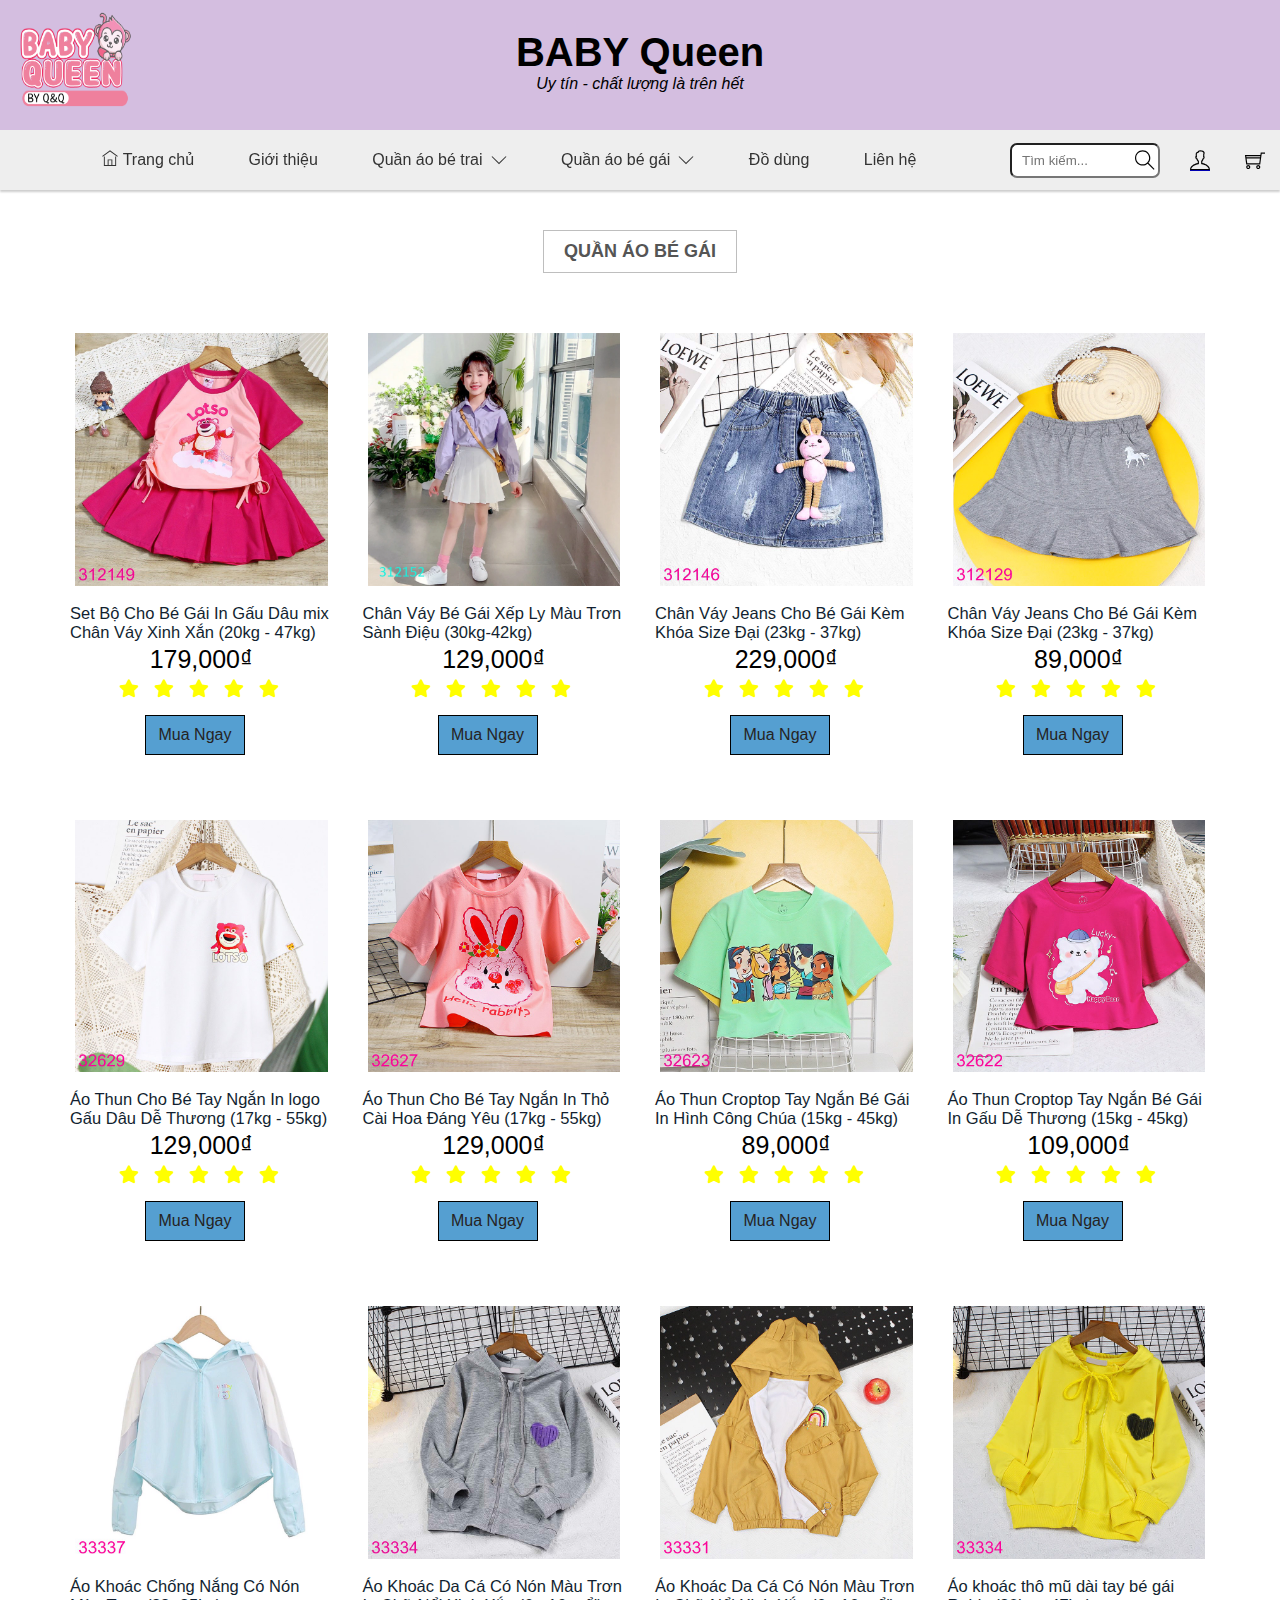
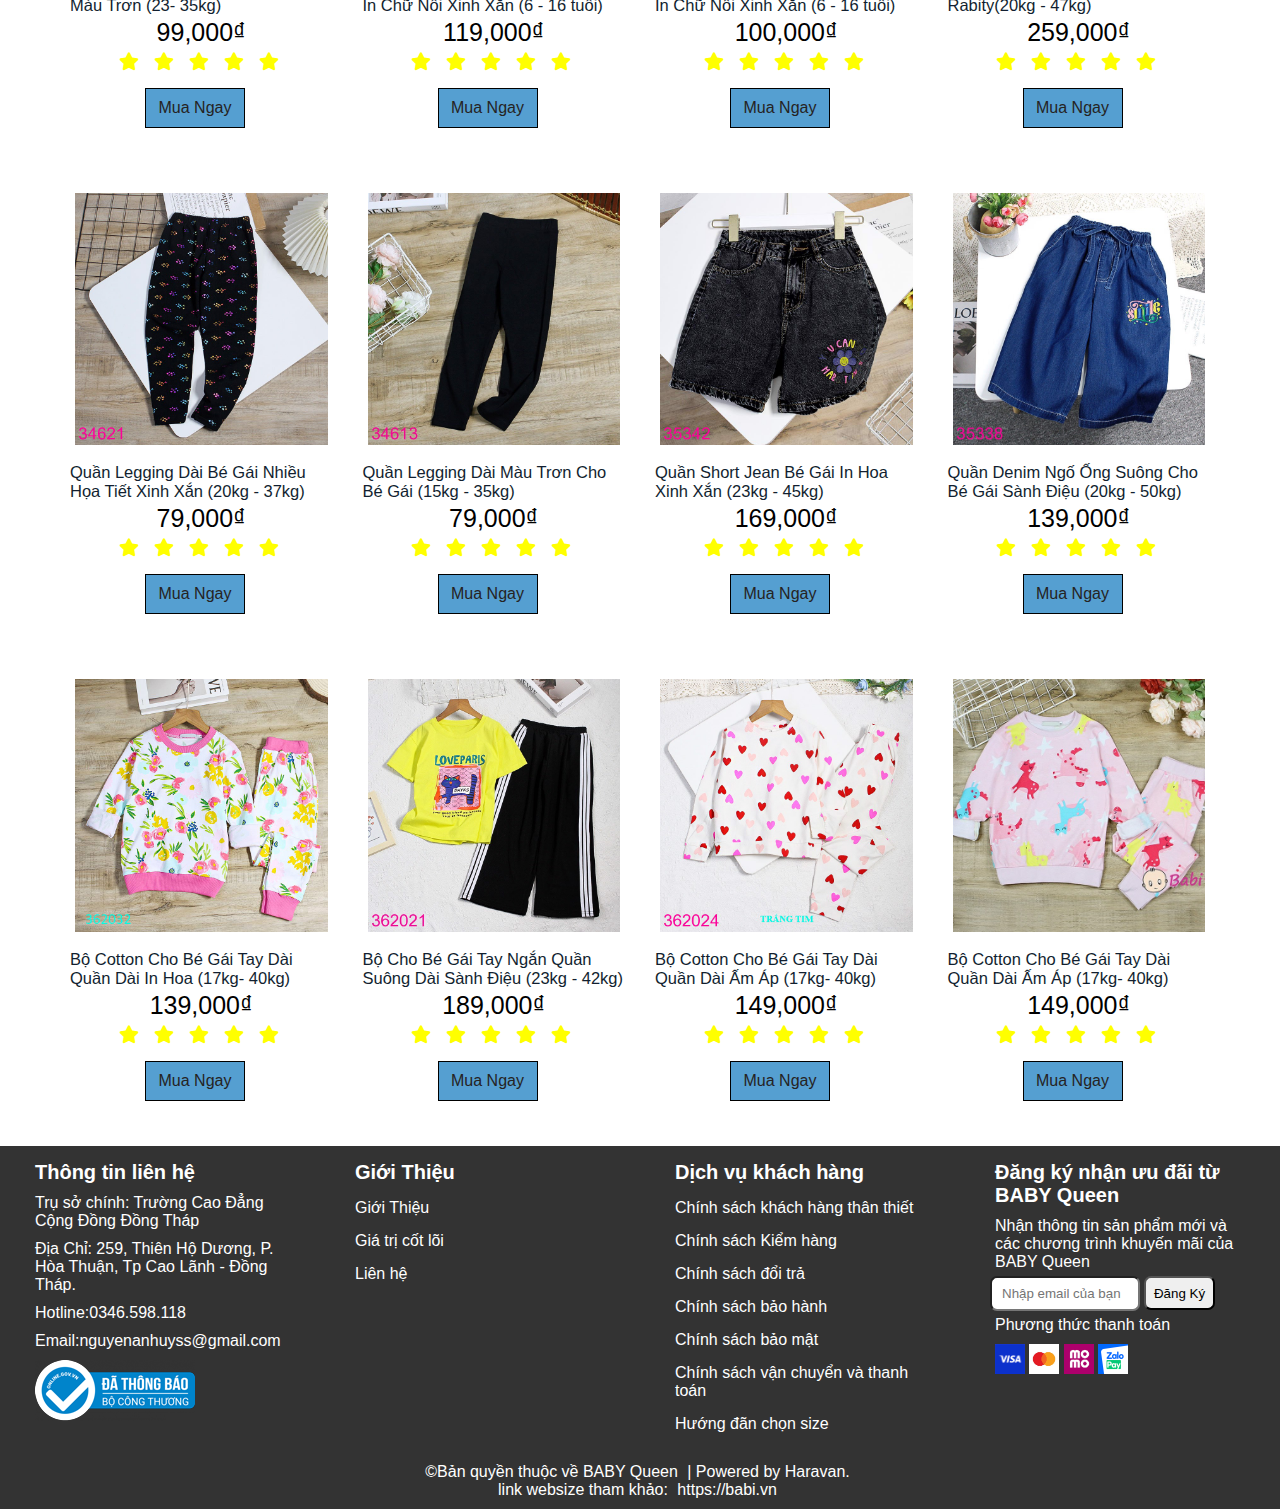
<file: be-gai.html>
<!DOCTYPE html>
<html lang="en">
<head>
    <meta charset="UTF-8">
    <meta name="viewport" content="width=device-width, initial-scale=1.0">
    <title>Quan Ao Bé Gái</title>
    <link rel="stylesheet" href="./be-gai/be-gai.css">
    <link rel="stylesheet" href="./fonts/themify-icons/themify-icons.css">
    <link rel="stylesheet" href="https://cdnjs.cloudflare.com/ajax/libs/font-awesome/6.4.2/css/all.min.css">

</head>
<body>
    <div class="header">
        <div class="logo">
           <img src="./IMG/22222-01.png" alt=""> 
        </div>
        <div class="tieude">
            <h1>
                BABY Queen
            </h1>
            <p>Uy tín - chất lượng là trên hết</p>
        </div>
    </div>
    <div class="menu">
        <nav>
            <ul id="main-menu">
                <li>
                    <a href="./index.html" onclick="closeTab()"><i class=" icon ti-home"></i>Trang chủ</a>
                </li>
                <li><a href="./index.html">Giới thiệu</a></li>
                <li><a href="#">Quần áo bé trai<i class="icon ti-angle-down"></i><i class="icon ti-angle-up"></i></a>
                    <ul class="subnav">
                        <li>
                            <a href="./be-trai.html">Áo thun bé trai</a> 
                            <a href="./be-trai.html">Áo sơ mi bé trai</a>
                        </li>
                        <li>
                            <a href="./be-trai.html">Áo Khoác bé trai</a>
                            <a href="./be-trai.html">Quần kiểu bé trai</a>
                        </li>
                        <li>
                            <a href="./be-trai.html">Quần jeans bé trai</a>
                            <a href="./be-trai.html">Đồ bộ bé trai</a>
                        </li>
                    </ul>
                </li>
                <li><a href="#">Quần áo bé gái <i class="icon ti-angle-down"></i><i class="icon ti-angle-up"></i></a>
                    <ul class="subnav">
                        <li>
                            <a href="./be-gai.html">Áo bé gái</a> 
                            <a href="./be-gai.html">Áo Khoác bé gái</a>
                        </li>
                        <li>
                            <a href="./be-gai.html">Quần trẻn em gái</a>
                            <a href="./be-gai.html">Đồ bộ bé gái</a>
                        </li>
                        <li>
                            <a href="./be-gai.html">Váy đầm bé gái</a>
                            <a href="./be-gai.html">Chân váy</a>
                        </li>
                    </ul>
                </li>
                <li><a href="#">Đồ dùng</a></li>
                <li><a href="./index.html#lienhe">Liên hệ</a></li>
            </ul>
            <div class="search">
                <form class="search-form">
                    <input type="text" class="search-input" id="searchInput" placeholder="Tìm kiếm...">
                </form>
                <i class="search-icon ti-search" title="Tìm Kiếm" onclick="hideSearchInput()"></i>
            </div>
            <div class="search">
                <a href="./login.html" target="_blank" title="Đăng nhập"> <i class="search-icon  ti-user"></i></a>
               
            </div>
            <div class="search">
                <i class="search-icon  ti-shopping-cart" title="Giỏ hàng"></i>
            </div>
        </nav>
    </div>
    <!-- =====Sản phẩm  -->
    <div class="san-pham">
        <div class="tieude-sp">
            <h3>Quần Áo Bé Gái</h3>
        </div>
        <ul class="products">
            <!-- product:sản phẩm -->
        <!-- ===1=== -->
            <li>
                <!-- product-item:mặt hàng sản phẩm -->
                <div class="product-item">
                    <div class="product-img">
                        <a href="#" class="product-link">
                            <img src="./IMG/qa-trang-chu/1.jpg" alt="">
                        </a>
                        <!-- <a href="#" class="by-now">Mua Ngay</a> -->
                    </div>
                    <!-- product-info:thông tin sản phẩm -->
                        <div class="product-info">
                    <a  href="#" class="product-name">Set  Bộ  Cho  Bé  Gái In Gấu Dâu mix Chân Váy Xinh Xắn (20kg - 47kg)</a>
                        <div class="product-gia">179,000₫</div>
                        <div class="sao">
                            <a href="#"><i class="fa-solid fa-star"></i></a>
                            <a href="#"><i class="fa-solid fa-star"></i></a>
                            <a href="#"><i class="fa-solid fa-star"></i></a>
                            <a href="#"><i class="fa-solid fa-star"></i></a>
                            <a href="#"><i class="fa-solid fa-star"></i></a>
                        </div>
                    </div>
                        <a href="#" class="by-now">Mua Ngay</a>
                </div>
            </li>
        <!-- ===2=== -->
            <li>
                <!-- product-item:mặt hàng sản phẩm -->
                <div class="product-item">
                    <div class="product-img">
                        <a href="./be-gai/2.webp" class="product-link">
                            <img src="./be-gai/2.webp" alt="">
                        </a>
                        <!-- <a href="#" class="by-now">Mua Ngay</a> -->
                    </div>
                    <!-- product-info:thông tin sản phẩm -->
                        <div class="product-info">
                    <a  href="#" class="product-name">Chân Váy Bé Gái Xếp Ly Màu Trơn Sành Điệu (30kg-42kg)</a>
                        <div class="product-gia">129,000₫</div>
                        <div class="sao">
                            <a href="#"><i class="fa-solid fa-star"></i></a>
                            <a href="#"><i class="fa-solid fa-star"></i></a>
                            <a href="#"><i class="fa-solid fa-star"></i></a>
                            <a href="#"><i class="fa-solid fa-star"></i></a>
                            <a href="#"><i class="fa-solid fa-star"></i></a>
                        </div>
                    </div>
                        <a href="#" class="by-now">Mua Ngay</a>
                </div>
            </li>
        <!-- ===3=== -->
            <li>
                <!-- product-item:mặt hàng sản phẩm -->
                <div class="product-item">
                    <div class="product-img">
                        <a href="./be-gai/3.jpg" class="product-link">
                            <img src="./be-gai/3.jpg" alt="">
                        </a>
                        <!-- <a href="#" class="by-now">Mua Ngay</a> -->
                    </div>
                    <!-- product-info:thông tin sản phẩm -->
                        <div class="product-info">
                    <a  href="#" class="product-name">Chân Váy Jeans Cho Bé Gái Kèm Khóa Size Đại (23kg - 37kg)</a>
                        <div class="product-gia">229,000₫</div>
                        <div class="sao">
                            <a href="#"><i class="fa-solid fa-star"></i></a>
                            <a href="#"><i class="fa-solid fa-star"></i></a>
                            <a href="#"><i class="fa-solid fa-star"></i></a>
                            <a href="#"><i class="fa-solid fa-star"></i></a>
                            <a href="#"><i class="fa-solid fa-star"></i></a>
                        </div>
                    </div>
                        <a href="#" class="by-now">Mua Ngay</a>
                </div>
            </li>
        <!-- ===4=== -->
            <li>
                <!-- product-item:mặt hàng sản phẩm -->
                <div class="product-item">
                    <div class="product-img">
                        <a href="./be-gai/4.jpg" class="product-link">
                            <img src="./be-gai/4.jpg" alt="">
                        </a>
                        <!-- <a href="#" class="by-now">Mua Ngay</a> -->
                    </div>
                    <!-- product-info:thông tin sản phẩm -->
                        <div class="product-info">
                    <a  href="#" class="product-name">Chân Váy Jeans Cho Bé Gái Kèm Khóa Size Đại (23kg - 37kg)</a>
                        <div class="product-gia">89,000₫</div>
                        <div class="sao">
                            <a href="#"><i class="fa-solid fa-star"></i></a>
                            <a href="#"><i class="fa-solid fa-star"></i></a>
                            <a href="#"><i class="fa-solid fa-star"></i></a>
                            <a href="#"><i class="fa-solid fa-star"></i></a>
                            <a href="#"><i class="fa-solid fa-star"></i></a>
                        </div>
                    </div>
                        <a href="#" class="by-now">Mua Ngay</a>
                </div>
            </li>
        <!-- ====5=== -->
            <li>
                <!-- product-item:mặt hàng sản phẩm -->
                <div class="product-item">
                    <div class="product-img">
                        <a href="./be-gai/5.jpg" class="product-link">
                            <img src="./be-gai/5.jpg" alt="">
                        </a>
                        <!-- <a href="#" class="by-now">Mua Ngay</a> -->
                    </div>
                    <!-- product-info:thông tin sản phẩm -->
                        <div class="product-info">
                    <a  href="#" class="product-name">Áo Thun Cho Bé Tay Ngắn In logo Gấu Dâu Dễ Thương (17kg - 55kg)</a>
                        <div class="product-gia">129,000₫</div>
                        <div class="sao">
                            <a href="#"><i class="fa-solid fa-star"></i></a>
                            <a href="#"><i class="fa-solid fa-star"></i></a>
                            <a href="#"><i class="fa-solid fa-star"></i></a>
                            <a href="#"><i class="fa-solid fa-star"></i></a>
                            <a href="#"><i class="fa-solid fa-star"></i></a>
                        </div>
                    </div>
                        <a href="#" class="by-now">Mua Ngay</a>
                </div>
            </li>
        <!-- ====6=== -->
            <li>
                <!-- product-item:mặt hàng sản phẩm -->
                <div class="product-item">
                    <div class="product-img">
                        <a href="./be-gai/6.jpg" class="product-link">
                            <img src="./be-gai/6.jpg" alt="">
                        </a>
                        <!-- <a href="#" class="by-now">Mua Ngay</a> -->
                    </div>
                    <!-- product-info:thông tin sản phẩm -->
                        <div class="product-info">
                    <a  href="#" class="product-name">Áo Thun Cho Bé Tay Ngắn In Thỏ Cài Hoa Đáng Yêu (17kg - 55kg)</a>
                        <div class="product-gia">129,000₫</div>
                        <div class="sao">
                            <a href="#"><i class="fa-solid fa-star"></i></a>
                            <a href="#"><i class="fa-solid fa-star"></i></a>
                            <a href="#"><i class="fa-solid fa-star"></i></a>
                            <a href="#"><i class="fa-solid fa-star"></i></a>
                            <a href="#"><i class="fa-solid fa-star"></i></a>
                        </div>
                    </div>
                        <a href="#" class="by-now">Mua Ngay</a>
                </div>
            </li>
        <!-- ===7=== -->
            <li>
                <!-- product-item:mặt hàng sản phẩm -->
                <div class="product-item">
                    <div class="product-img">
                        <a href="./be-gai/7.jpg" class="product-link">
                            <img src="./be-gai/7.jpg" alt="">
                        </a>
                        <!-- <a href="#" class="by-now">Mua Ngay</a> -->
                    </div>
                    <!-- product-info:thông tin sản phẩm -->
                        <div class="product-info">
                    <a  href="#" class="product-name">Áo Thun Croptop Tay Ngắn Bé Gái In Hình Công Chúa (15kg - 45kg)</a>
                        <div class="product-gia">89,000₫</div>
                        <div class="sao">
                            <a href="#"><i class="fa-solid fa-star"></i></a>
                            <a href="#"><i class="fa-solid fa-star"></i></a>
                            <a href="#"><i class="fa-solid fa-star"></i></a>
                            <a href="#"><i class="fa-solid fa-star"></i></a>
                            <a href="#"><i class="fa-solid fa-star"></i></a>
                        </div>
                    </div>
                        <a href="#" class="by-now">Mua Ngay</a>
                </div>
            </li>
        <!-- ===8=== -->
            <li>
                <!-- product-item:mặt hàng sản phẩm -->
                <div class="product-item">
                    <div class="product-img">
                        <a href="./be-gai/8.jpg" class="product-link">
                            <img src="./be-gai/8.jpg" alt="">
                        </a>
                        <!-- <a href="#" class="by-now">Mua Ngay</a> -->
                    </div>
                    <!-- product-info:thông tin sản phẩm -->
                        <div class="product-info">
                    <a  href="#" class="product-name">Áo Thun Croptop Tay Ngắn Bé Gái In Gấu Dễ Thương (15kg - 45kg)</a>
                        <div class="product-gia">109,000₫</div>
                        <div class="sao">
                            <a href="#"><i class="fa-solid fa-star"></i></a>
                            <a href="#"><i class="fa-solid fa-star"></i></a>
                            <a href="#"><i class="fa-solid fa-star"></i></a>
                            <a href="#"><i class="fa-solid fa-star"></i></a>
                            <a href="#"><i class="fa-solid fa-star"></i></a>
                        </div>
                    </div>
                        <a href="#" class="by-now">Mua Ngay</a>
                </div>
            </li>
        <!-- ===9=== -->
            <li>
                <!-- product-item:mặt hàng sản phẩm -->
                <div class="product-item">
                    <div class="product-img">
                        <a href="./be-gai/9.jpg" class="product-link">
                            <img src="./be-gai/9.jpg" alt="">
                        </a>
                        <!-- <a href="#" class="by-now">Mua Ngay</a> -->
                    </div>
                    <!-- product-info:thông tin sản phẩm -->
                        <div class="product-info">
                    <a  href="#" class="product-name">Áo Khoác Chống Nắng Có Nón Màu Trơn (23- 35kg)</a>
                        <div class="product-gia">99,000₫</div>
                        <div class="sao">
                            <a href="#"><i class="fa-solid fa-star"></i></a>
                            <a href="#"><i class="fa-solid fa-star"></i></a>
                            <a href="#"><i class="fa-solid fa-star"></i></a>
                            <a href="#"><i class="fa-solid fa-star"></i></a>
                            <a href="#"><i class="fa-solid fa-star"></i></a>
                        </div>
                    </div>
                        <a href="#" class="by-now">Mua Ngay</a>
                </div>
            </li>
        <!-- ===10=== -->
            <li>
                <!-- product-item:mặt hàng sản phẩm -->
                <div class="product-item">
                    <div class="product-img">
                        <a href="./be-gai/10.jpg" class="product-link">
                            <img src="./be-gai/10.jpg" alt="">
                        </a>
                        <!-- <a href="#" class="by-now">Mua Ngay</a> -->
                    </div>
                    <!-- product-info:thông tin sản phẩm -->
                        <div class="product-info">
                    <a  href="#" class="product-name">Áo Khoác Da Cá Có Nón Màu Trơn In Chữ Nổi Xinh Xắn (6 - 16 tuổi)</a>
                        <div class="product-gia">119,000₫</div>
                        <div class="sao">
                            <a href="#"><i class="fa-solid fa-star"></i></a>
                            <a href="#"><i class="fa-solid fa-star"></i></a>
                            <a href="#"><i class="fa-solid fa-star"></i></a>
                            <a href="#"><i class="fa-solid fa-star"></i></a>
                            <a href="#"><i class="fa-solid fa-star"></i></a>
                        </div>
                    </div>
                        <a href="#" class="by-now">Mua Ngay</a>
                </div>
            </li>
        <!-- ===11=== -->
            <li>
                <!-- product-item:mặt hàng sản phẩm -->
                <div class="product-item">
                    <div class="product-img">
                        <a href="./be-gai/11.jpg" class="product-link">
                            <img src="./be-gai/11.jpg" alt="">
                        </a>
                        <!-- <a href="#" class="by-now">Mua Ngay</a> -->
                    </div>
                    <!-- product-info:thông tin sản phẩm -->
                        <div class="product-info">
                    <a  href="#" class="product-name">Áo Khoác Da Cá Có Nón Màu Trơn In Chữ Nổi Xinh Xắn (6 - 16 tuổi)</a>
                        <div class="product-gia">100,000₫</div>
                        <div class="sao">
                            <a href="#"><i class="fa-solid fa-star"></i></a>
                            <a href="#"><i class="fa-solid fa-star"></i></a>
                            <a href="#"><i class="fa-solid fa-star"></i></a>
                            <a href="#"><i class="fa-solid fa-star"></i></a>
                            <a href="#"><i class="fa-solid fa-star"></i></a>
                        </div>
                    </div>
                        <a href="#" class="by-now">Mua Ngay</a>
                </div>
            </li>
        <!-- ===12=== -->
            <li><!-- product-item:mặt hàng sản phẩm -->
                <div class="product-item">
                    <div class="product-img">
                        <a href="./be-gai/12.jpg" class="product-link">
                            <img src="./be-gai/12.jpg" alt="">
                        </a>
                        <!-- <a href="#" class="by-now">Mua Ngay</a> -->
                    </div>
                    <!-- product-info:thông tin sản phẩm -->
                        <div class="product-info">
                    <a  href="#" class="product-name">Áo khoác thô mũ dài tay bé gái Rabity(20kg - 47kg)</a>
                        <div class="product-gia">259,000₫</div>
                        <div class="sao">
                            <a href="#"><i class="fa-solid fa-star"></i></a>
                            <a href="#"><i class="fa-solid fa-star"></i></a>
                            <a href="#"><i class="fa-solid fa-star"></i></a>
                            <a href="#"><i class="fa-solid fa-star"></i></a>
                            <a href="#"><i class="fa-solid fa-star"></i></a>
                        </div>
                    </div>
                        <a href="#" class="by-now">Mua Ngay</a>
                </div>
            </li>
        <!-- ===13=== -->
            <li>
                <!-- product-item:mặt hàng sản phẩm -->
                <div class="product-item">
                    <div class="product-img">
                        <a href="./be-gai/13.jpg" class="product-link">
                            <img src="./be-gai/13.jpg" alt="">
                        </a>
                        <!-- <a href="#" class="by-now">Mua Ngay</a> -->
                    </div>
                    <!-- product-info:thông tin sản phẩm -->
                        <div class="product-info">
                    <a  href="#" class="product-name">Quần Legging Dài Bé Gái Nhiều Họa Tiết Xinh Xắn (20kg - 37kg)</a>
                        <div class="product-gia">79,000₫</div>
                        <div class="sao">
                            <a href="#"><i class="fa-solid fa-star"></i></a>
                            <a href="#"><i class="fa-solid fa-star"></i></a>
                            <a href="#"><i class="fa-solid fa-star"></i></a>
                            <a href="#"><i class="fa-solid fa-star"></i></a>
                            <a href="#"><i class="fa-solid fa-star"></i></a>
                        </div>
                    </div>
                        <a href="#" class="by-now">Mua Ngay</a>
                </div>
            </li>
        <!-- ===14=== -->
            <li>
                <!-- product-item:mặt hàng sản phẩm -->
                <div class="product-item">
                    <div class="product-img">
                        <a href="./be-gai/14.jpg" class="product-link">
                            <img src="./be-gai/14.jpg" alt="">
                        </a>
                        <!-- <a href="#" class="by-now">Mua Ngay</a> -->
                    </div>
                    <!-- product-info:thông tin sản phẩm -->
                        <div class="product-info">
                    <a  href="#" class="product-name">Quần Legging Dài Màu Trơn Cho Bé Gái (15kg - 35kg)</a>
                        <div class="product-gia">79,000₫</div>
                        <div class="sao">
                            <a href="#"><i class="fa-solid fa-star"></i></a>
                            <a href="#"><i class="fa-solid fa-star"></i></a>
                            <a href="#"><i class="fa-solid fa-star"></i></a>
                            <a href="#"><i class="fa-solid fa-star"></i></a>
                            <a href="#"><i class="fa-solid fa-star"></i></a>
                        </div>
                    </div>
                        <a href="#" class="by-now">Mua Ngay</a>
                </div>
            </li>
        <!-- ===15-===-->
            <li>
                <!-- product-item:mặt hàng sản phẩm -->
                <div class="product-item">
                    <div class="product-img">
                        <a href="./be-gai/15.jpg" class="product-link">
                            <img src="./be-gai/15.jpg" alt="">
                        </a>
                        <!-- <a href="#" class="by-now">Mua Ngay</a> -->
                    </div>
                    <!-- product-info:thông tin sản phẩm -->
                        <div class="product-info">
                    <a  href="#" class="product-name">Quần Short Jean Bé Gái In Hoa Xinh Xắn (23kg - 45kg)</a>
                        <div class="product-gia">169,000₫</div>
                        <div class="sao">
                            <a href="#"><i class="fa-solid fa-star"></i></a>
                            <a href="#"><i class="fa-solid fa-star"></i></a>
                            <a href="#"><i class="fa-solid fa-star"></i></a>
                            <a href="#"><i class="fa-solid fa-star"></i></a>
                            <a href="#"><i class="fa-solid fa-star"></i></a>
                        </div>
                    </div>
                        <a href="#" class="by-now">Mua Ngay</a>
                </div>
            </li>
        <!-- ===16=== -->
            <li>
                <!-- product-item:mặt hàng sản phẩm -->
                <div class="product-item">
                    <div class="product-img">
                        <a href="./be-gai/16.jpg" class="product-link">
                            <img src="./be-gai/16.jpg" alt="">
                        </a>
                        <!-- <a href="#" class="by-now">Mua Ngay</a> -->
                    </div>
                    <!-- product-info:thông tin sản phẩm -->
                        <div class="product-info">
                    <a  href="#" class="product-name">Quần Denim Ngố Ống Suông Cho Bé Gái Sành Điệu (20kg - 50kg)</a>
                        <div class="product-gia">139,000₫</div>
                        <div class="sao">
                            <a href="#"><i class="fa-solid fa-star"></i></a>
                            <a href="#"><i class="fa-solid fa-star"></i></a>
                            <a href="#"><i class="fa-solid fa-star"></i></a>
                            <a href="#"><i class="fa-solid fa-star"></i></a>
                            <a href="#"><i class="fa-solid fa-star"></i></a>
                        </div>
                    </div>
                        <a href="#" class="by-now">Mua Ngay</a>
                </div>
            </li>
        <!-- ===17=== -->
            <li>
                <!-- product-item:mặt hàng sản phẩm -->
                <div class="product-item">
                    <div class="product-img">
                        <a href="./be-gai/17.jpg" class="product-link">
                            <img src="./be-gai/17.jpg" alt="">
                        </a>
                        <!-- <a href="#" class="by-now">Mua Ngay</a> -->
                    </div>
                    <!-- product-info:thông tin sản phẩm -->
                        <div class="product-info">
                    <a  href="#" class="product-name">Bộ Cotton Cho Bé Gái Tay Dài Quần Dài In Hoa (17kg- 40kg)</a>
                        <div class="product-gia">139,000₫</div>
                        <div class="sao">
                            <a href="#"><i class="fa-solid fa-star"></i></a>
                            <a href="#"><i class="fa-solid fa-star"></i></a>
                            <a href="#"><i class="fa-solid fa-star"></i></a>
                            <a href="#"><i class="fa-solid fa-star"></i></a>
                            <a href="#"><i class="fa-solid fa-star"></i></a>
                        </div>
                    </div>
                        <a href="#" class="by-now">Mua Ngay</a>
                </div>
            </li>
        <!-- ===18=== -->
            <li>
                <!-- product-item:mặt hàng sản phẩm -->
                <div class="product-item">
                    <div class="product-img">
                        <a href="./be-gai/18.jpg" class="product-link">
                            <img src="./be-gai/18.jpg" alt="">
                        </a>
                        <!-- <a href="#" class="by-now">Mua Ngay</a> -->
                    </div>
                    <!-- product-info:thông tin sản phẩm -->
                        <div class="product-info">
                    <a  href="#" class="product-name">Bộ Cho Bé Gái Tay Ngắn Quần Suông Dài Sành Điệu (23kg - 42kg)</a>
                        <div class="product-gia">189,000₫</div>
                        <div class="sao">
                            <a href="#"><i class="fa-solid fa-star"></i></a>
                            <a href="#"><i class="fa-solid fa-star"></i></a>
                            <a href="#"><i class="fa-solid fa-star"></i></a>
                            <a href="#"><i class="fa-solid fa-star"></i></a>
                            <a href="#"><i class="fa-solid fa-star"></i></a>
                        </div>
                    </div>
                        <a href="#" class="by-now">Mua Ngay</a>
                </div>
            </li>
        <!-- ===19=== -->
            <li><!-- product-item:mặt hàng sản phẩm -->
                <div class="product-item">
                    <div class="product-img">
                        <a href="./be-gai/19.jpg" class="product-link">
                            <img src="./be-gai/19.jpg" alt="">
                        </a>
                        <!-- <a href="#" class="by-now">Mua Ngay</a> -->
                    </div>
                    <!-- product-info:thông tin sản phẩm -->
                        <div class="product-info">
                    <a  href="#" class="product-name">Bộ Cotton Cho Bé Gái Tay Dài Quần Dài Ấm Áp (17kg- 40kg)</a>
                        <div class="product-gia">149,000₫</div>
                        <div class="sao">
                            <a href="#"><i class="fa-solid fa-star"></i></a>
                            <a href="#"><i class="fa-solid fa-star"></i></a>
                            <a href="#"><i class="fa-solid fa-star"></i></a>
                            <a href="#"><i class="fa-solid fa-star"></i></a>
                            <a href="#"><i class="fa-solid fa-star"></i></a>
                        </div>
                    </div>
                        <a href="#" class="by-now">Mua Ngay</a>
                </div>
            </li>
        <!-- ===20=== -->
            <li>
                <!-- product-item:mặt hàng sản phẩm -->
                <div class="product-item">
                    <div class="product-img">
                        <a href="./be-gai/20.jpg" class="product-link">
                            <img src="./be-gai/20.jpg" alt="">
                        </a>
                        <!-- <a href="#" class="by-now">Mua Ngay</a> -->
                    </div>
                    <!-- product-info:thông tin sản phẩm -->
                        <div class="product-info">
                    <a  href="#" class="product-name">Bộ Cotton Cho Bé Gái Tay Dài Quần Dài Ấm Áp (17kg- 40kg)</a>
                        <div class="product-gia">149,000₫</div>
                        <div class="sao">
                            <a href="#"><i class="fa-solid fa-star"></i></a>
                            <a href="#"><i class="fa-solid fa-star"></i></a>
                            <a href="#"><i class="fa-solid fa-star"></i></a>
                            <a href="#"><i class="fa-solid fa-star"></i></a>
                            <a href="#"><i class="fa-solid fa-star"></i></a>
                        </div>
                    </div>
                        <a href="#" class="by-now">Mua Ngay</a>
                </div>
            </li>
        </ul>
    </div>
    <div id="lienhe">
        <div class="footer">
            <ul class="end">
                <li>
                    <div class="info-footer">
                        <p class="gioi-thieu">Thông tin liên hệ</p>
                        <p>Trụ sở chính: Trường Cao Đẳng Cộng Đồng Đồng Tháp</p>
                        <p>Địa Chỉ: 259, Thiên Hộ Dương, P. Hòa Thuận, Tp Cao Lãnh - Đồng Tháp.</p>
                        <p>Hotline:0346.598.118</p>
                        <p>Email:nguyenanhuyss@gmail.com</p>
                        <a href="#">
                            <img src="./IMG/da thong bao bo cong thuong.png" alt="">
                        </a>
                    </div>
                </li>
                <li>
                    <div class="info-footer">
                        <a href="#" class="gioi-thieu">Giới Thiệu</a>
                        <a href="#">Giới Thiệu</a>
                        <a href="#">Giá trị cốt lõi</a>
                        <a href="#">Liên hệ</a>
                    </div>
                </li>
                <li>
                    <div class="info-footer">
                        <a href="#" class="gioi-thieu">Dịch vụ khách hàng</a>
                        <a href="#">Chính sách khách hàng thân thiết</a>
                        <a href="#">Chính sách Kiểm hàng</a>
                        <a href="#">Chính sách đổi trả</a>
                        <a href="#">Chính sách bảo hành</a>
                        <a href="#">Chính sách bảo mật</a>
                        <a href="#">Chính sách vận chuyển và thanh toán</a>
                        <a href="#">Hướng đãn chọn size</a>
                    </div>
                </li>
                <li>
                    <div class="info-footer">
                        <p href="#">Đăng ký nhận ưu đãi từ BABY Queen</p>
                        <p href="#">Nhận thông tin sản phẩm mới và các chương trình khuyến mãi của BABY Queen</p>
                        <input type="text" name="" id="" placeholder="Nhập email của bạn">
                        <button>Đăng Ký</button>
                        <p>Phương thức thanh toán</p>
                        <a href="" class="thanh-toan">
                            <img src="./IMG/visa.png" alt="">
                            <img src="./IMG/230x0w.jpg" alt="">
                            <img src="./IMG/momo.png" alt="">
                            <img src="./IMG/zalo.jpg" alt="">
                        </a>
                    </div>
                </li>
            </ul>
            <div class="cuoi-cung">
                ©Bản quyền thuộc về BABY Queen <a href="#">| Powered by Haravan.</a> 
                <br>
                  link websize tham khảo: <a href="https://babi.vn/" target="_blank"> https://babi.vn</a>
                </div>
            </div>
        </div>
    </div>
    </div>
    <script>
        function hideSearchInput() {
            var searchInput = document.getElementById("searchInput");
            searchInput.value = ""; // Clear the input value
            // searchInput.style.display = "none";
        }
        function closeTab() {
            window.close();
        }
    </script>
</div>
</body>
</html>
</file>
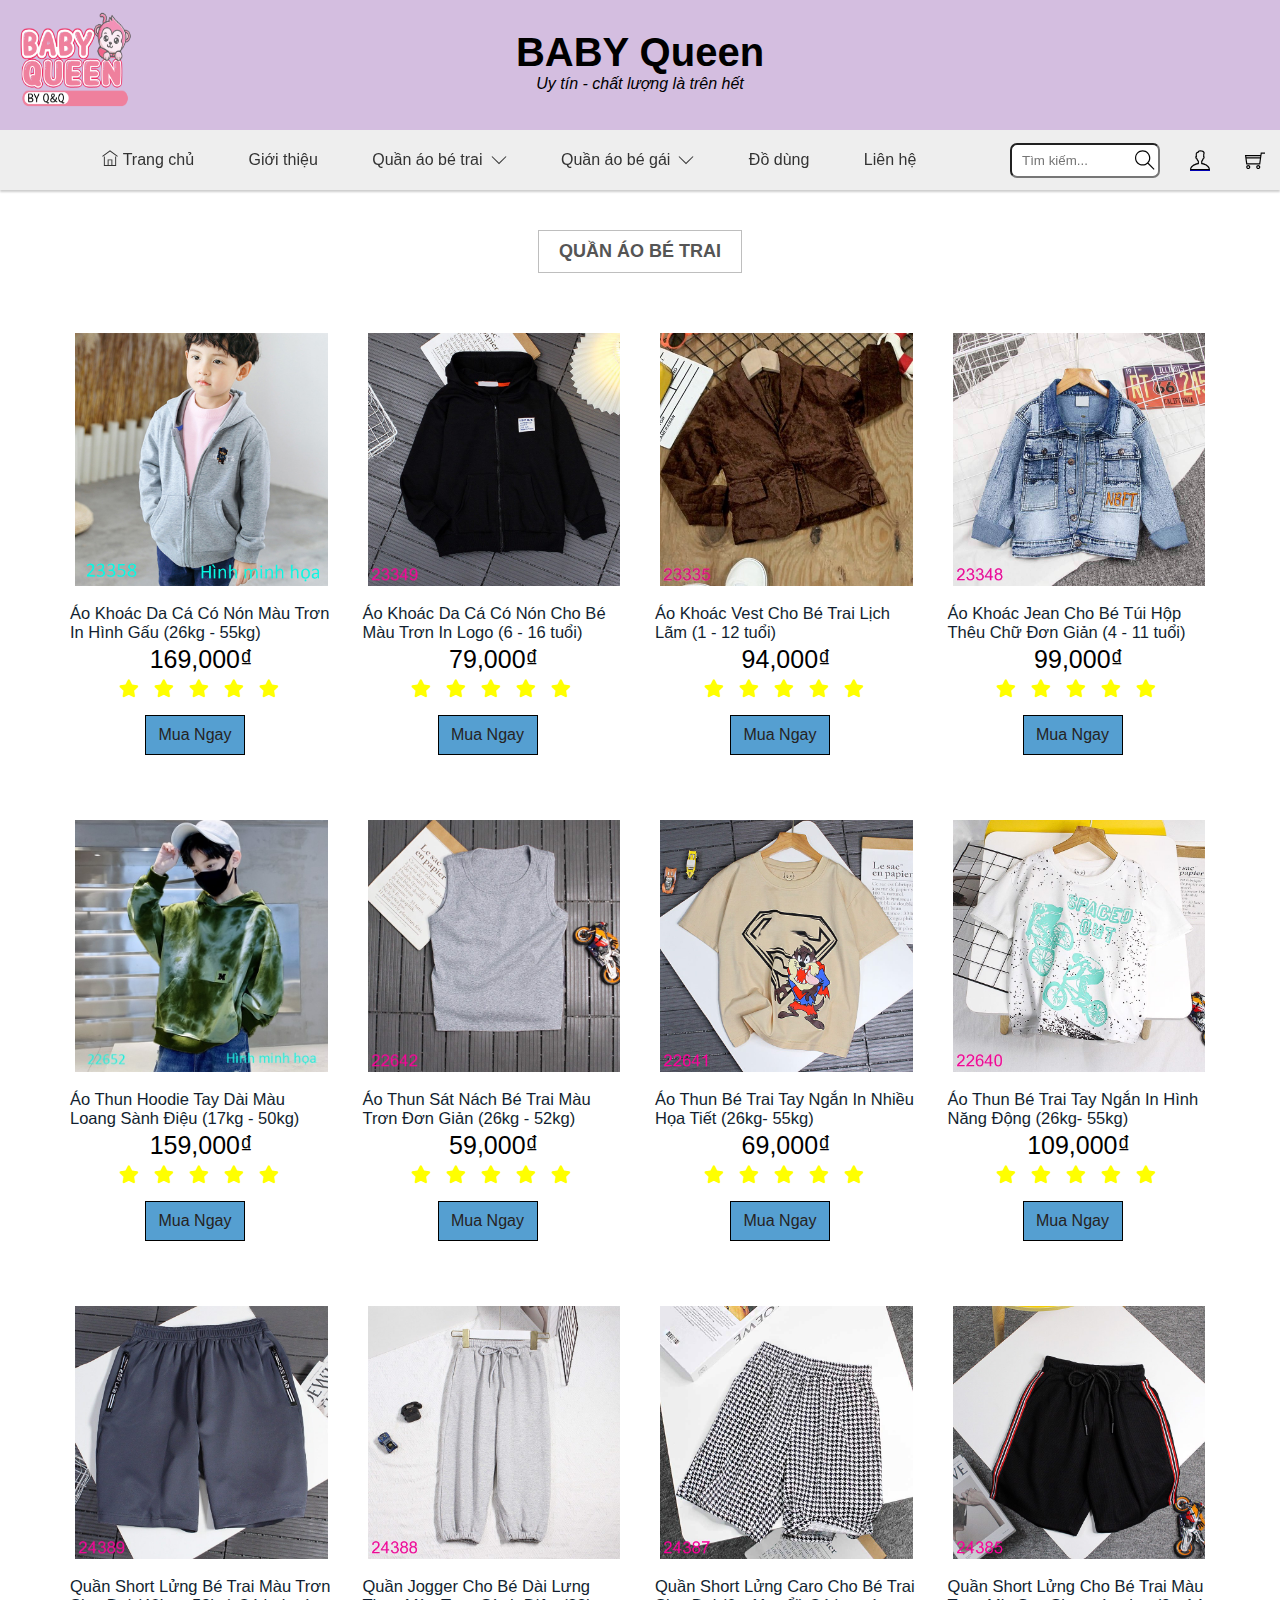
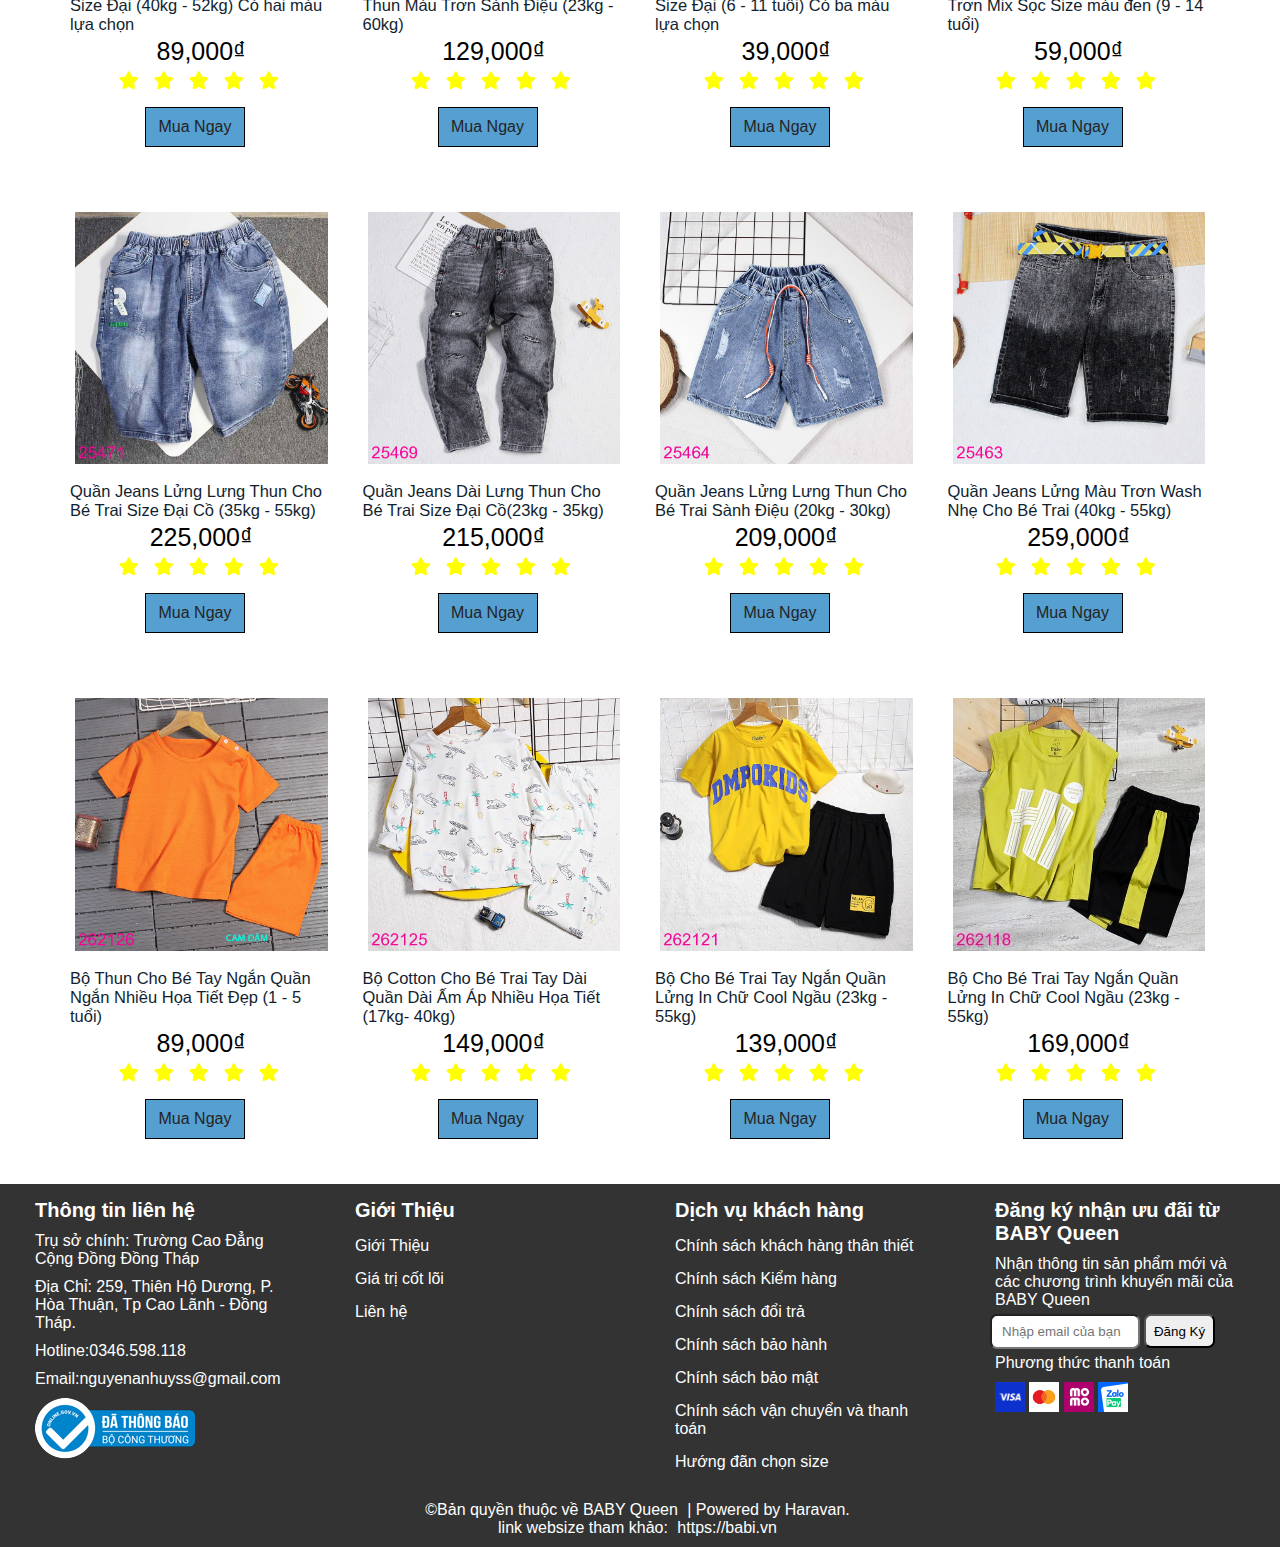
<file: be-trai.html>
<!DOCTYPE html>
<html lang="en">
<head>
    <meta charset="UTF-8">
    <meta name="viewport" content="width=device-width, initial-scale=1.0">
    <title>Quan Ao Bé Trai</title>
    <link rel="stylesheet" href="./be-trai/be-trai.css">
    <link rel="stylesheet" href="./fonts/themify-icons/themify-icons.css">
    <link rel="stylesheet" href="https://cdnjs.cloudflare.com/ajax/libs/font-awesome/6.4.2/css/all.min.css">
</head>
<body>
    <div class="header">
        <div class="logo">
           <img src="./IMG/22222-01.png" alt=""> 
        </div>
        <div class="tieude">
            <h1>
                BABY Queen
            </h1>
            <p>Uy tín - chất lượng là trên hết</p>
        </div>
    </div>
    <div class="menu">
        <nav>
            <ul id="main-menu">
                <li>
                    <a href="./index.html" onclick="closeTab()"><i class=" icon ti-home"></i>Trang chủ</a>
                </li>
                <li><a href="./index.html">Giới thiệu</a></li>
                <li><a href="#">Quần áo bé trai <i class="icon ti-angle-down"></i><i class="icon ti-angle-up"></i></a>
                    <ul class="subnav">
                        <li>
                            <a href="./be-trai.html">Áo thun bé trai</a> 
                            <a href="./be-trai.html">Áo sơ mi bé trai</a>
                        </li>
                        <li>
                            <a href="./be-trai.html">Áo Khoác bé trai</a>
                            <a href="./be-trai.html">Quần kiểu bé trai</a>
                        </li>
                        <li>
                            <a href="./be-trai.html">Quần jeans bé trai</a>
                            <a href="./be-trai.html">Đồ bộ bé trai</a>
                        </li>
                    </ul>
                </li>
                <li><a href="#">Quần áo bé gái <i class="icon ti-angle-down"></i><i class="icon ti-angle-up"></i></a>
                    <ul class="subnav">
                        <li>
                            <a href="./be-gai.html">Áo bé gái</a> 
                            <a href="./be-gai.html">Áo Khoác bé gái</a>
                        </li>
                        <li>
                            <a href="./be-gai.html">Quần trẻn em gái</a>
                            <a href="./be-gai.html">Đồ bộ bé gái</a>
                        </li>
                        <li>
                            <a href="./be-gai.html">Váy đầm bé gái</a>
                            <a href="./be-gai.html">Chân váy</a>
                        </li>
                    </ul>
                </li>
                <li><a href="#">Đồ dùng</a></li>
                <li><a href="./index.html#lienhe">Liên hệ</a></li>
            </ul>
            <div class="search">
                <form class="search-form">
                    <input type="text" class="search-input" id="searchInput" placeholder="Tìm kiếm...">
                </form>
                <i class="search-icon ti-search" title="Tìm Kiếm" onclick="hideSearchInput()"></i>
            </div>
            <div class="search">
                <a href="./login.html" target="_blank" title="Đăng nhập"> <i class="search-icon  ti-user"></i></a>
               
            </div>
            <div class="search">
                <i class="search-icon  ti-shopping-cart" title="Giỏ hàng"></i>
            </div>
        </nav>
    </div>
    <!-- =====Sản phẩm  -->
    <div class="san-pham">
        <div class="tieude-sp">
            <h3>Quần Áo Bé Trai</h3>
        </div>
        <ul class="products">
            <!-- product:sản phẩm -->
        <!-- ===1=== -->
            <li>
                <!-- product-item:mặt hàng sản phẩm -->
                <div class="product-item">
                    <div class="product-img">
                        <a href="./be-trai/1.jpg" class="product-link">
                            <img src="./be-trai/1.jpg" alt="">
                        </a>
                        <!-- <a href="#" class="by-now">Mua Ngay</a> -->
                    </div>
                    <!-- product-info:thông tin sản phẩm -->
                        <div class="product-info">
                    <a  href="#" class="product-name">Áo Khoác Da Cá Có Nón Màu Trơn In Hình Gấu (26kg - 55kg)</a>
                        <div class="product-gia">169,000₫</div>
                        <div class="sao">
                            <a href="#"><i class="fa-solid fa-star"></i></a>
                            <a href="#"><i class="fa-solid fa-star"></i></a>
                            <a href="#"><i class="fa-solid fa-star"></i></a>
                            <a href="#"><i class="fa-solid fa-star"></i></a>
                            <a href="#"><i class="fa-solid fa-star"></i></a>
                        </div>
                    </div>
                        <a href="#" class="by-now">Mua Ngay</a>
                </div>
            </li>
        <!-- ====2=== -->
            <li>
                <!-- product-item:mặt hàng sản phẩm -->
                <div class="product-item">
                    <div class="product-img">
                        <a href="./be-trai/2.jpg" class="product-link">
                            <img src="./be-trai/2.jpg" alt="">
                        </a>
                        <!-- <a href="#" class="by-now">Mua Ngay</a> -->
                    </div>
                    <!-- product-info:thông tin sản phẩm -->
                        <div class="product-info">
                    <a  href="#" class="product-name">Áo Khoác Da Cá Có Nón Cho Bé Màu Trơn In Logo (6 - 16 tuổi)</a>
                        <div class="product-gia">79,000₫</div>
                        <div class="sao">
                            <a href="#"><i class="fa-solid fa-star"></i></a>
                            <a href="#"><i class="fa-solid fa-star"></i></a>
                            <a href="#"><i class="fa-solid fa-star"></i></a>
                            <a href="#"><i class="fa-solid fa-star"></i></a>
                            <a href="#"><i class="fa-solid fa-star"></i></a>
                        </div>
                    </div>
                        <a href="#" class="by-now">Mua Ngay</a>
                </div>
            </li>
        <!-- ===3=== -->
            <li>
                <!-- product-item:mặt hàng sản phẩm -->
                <div class="product-item">
                    <div class="product-img">
                        <a href="./be-trai/3.jpg" class="product-link">
                            <img src="./be-trai/3.jpg" alt="">
                        </a>
                        <!-- <a href="#" class="by-now">Mua Ngay</a> -->
                    </div>
                    <!-- product-info:thông tin sản phẩm -->
                        <div class="product-info">
                    <a  href="#" class="product-name">Áo Khoác Vest Cho Bé Trai Lịch Lãm (1 - 12 tuổi)</a>
                        <div class="product-gia">94,000₫</div>
                        <div class="sao">
                            <a href="#"><i class="fa-solid fa-star"></i></a>
                            <a href="#"><i class="fa-solid fa-star"></i></a>
                            <a href="#"><i class="fa-solid fa-star"></i></a>
                            <a href="#"><i class="fa-solid fa-star"></i></a>
                            <a href="#"><i class="fa-solid fa-star"></i></a>
                        </div>
                    </div>
                        <a href="#" class="by-now">Mua Ngay</a>
                </div>
            </li>
        <!-- ===4=== -->
            <li>
                <!-- product-item:mặt hàng sản phẩm -->
                <div class="product-item">
                    <div class="product-img">
                        <a href="./be-trai/4.jpg" class="product-link">
                            <img src="./be-trai/4.jpg" alt="">
                        </a>
                        <!-- <a href="#" class="by-now">Mua Ngay</a> -->
                    </div>
                    <!-- product-info:thông tin sản phẩm -->
                        <div class="product-info">
                    <a  href="#" class="product-name">Áo Khoác Jean Cho Bé Túi Hộp Thêu Chữ Đơn Giản (4 - 11 tuổi)</a>
                        <div class="product-gia">99,000₫</div>
                        <div class="sao">
                            <a href="#"><i class="fa-solid fa-star"></i></a>
                            <a href="#"><i class="fa-solid fa-star"></i></a>
                            <a href="#"><i class="fa-solid fa-star"></i></a>
                            <a href="#"><i class="fa-solid fa-star"></i></a>
                            <a href="#"><i class="fa-solid fa-star"></i></a>
                        </div>
                    </div>
                        <a href="#" class="by-now">Mua Ngay</a>
                </div>
            </li>
        <!-- ===5=== -->
            <li>
                <!-- product-item:mặt hàng sản phẩm -->
                <div class="product-item">
                    <div class="product-img">
                        <a href="./IMG/qa-trang-chu/4.jpg" class="product-link">
                            <img src="./IMG/qa-trang-chu/4.jpg" alt="">
                        </a>
                        <!-- <a href="#" class="by-now">Mua Ngay</a> -->
                    </div>
                    <!-- product-info:thông tin sản phẩm -->
                        <div class="product-info">
                    <a  href="#" class="product-name">Áo Thun Hoodie Tay Dài Màu Loang Sành Điệu (17kg - 50kg)</a>
                        <div class="product-gia">159,000₫</div>
                        <div class="sao">
                            <a href="#"><i class="fa-solid fa-star"></i></a>
                            <a href="#"><i class="fa-solid fa-star"></i></a>
                            <a href="#"><i class="fa-solid fa-star"></i></a>
                            <a href="#"><i class="fa-solid fa-star"></i></a>
                            <a href="#"><i class="fa-solid fa-star"></i></a>
                        </div>
                    </div>
                        <a href="#" class="by-now">Mua Ngay</a>
                </div>
            </li>
        <!-- ===6=== -->
            <li>
                <!-- product-item:mặt hàng sản phẩm -->
                <div class="product-item">
                    <div class="product-img">
                        <a href="./be-trai/6.jpg" class="product-link">
                            <img src="./be-trai/6.jpg" alt="">
                        </a>
                        <!-- <a href="#" class="by-now">Mua Ngay</a> -->
                    </div>
                    <!-- product-info:thông tin sản phẩm -->
                        <div class="product-info">
                    <a  href="#" class="product-name">Áo Thun Sát Nách Bé Trai Màu Trơn Đơn Giản (26kg - 52kg)</a>
                        <div class="product-gia">59,000₫</div>
                        <div class="sao">
                            <a href="#"><i class="fa-solid fa-star"></i></a>
                            <a href="#"><i class="fa-solid fa-star"></i></a>
                            <a href="#"><i class="fa-solid fa-star"></i></a>
                            <a href="#"><i class="fa-solid fa-star"></i></a>
                            <a href="#"><i class="fa-solid fa-star"></i></a>
                        </div>
                    </div>
                        <a href="#" class="by-now">Mua Ngay</a>
                </div>
            </li>
        <!-- ===7=== -->
            <li>
                <!-- product-item:mặt hàng sản phẩm -->
                <div class="product-item">
                    <div class="product-img">
                        <a href="./be-trai/7.jpg" class="product-link">
                            <img src="./be-trai/7.jpg" alt="">
                        </a>
                        <!-- <a href="#" class="by-now">Mua Ngay</a> -->
                    </div>
                    <!-- product-info:thông tin sản phẩm -->
                        <div class="product-info">
                    <a  href="#" class="product-name">Áo Thun Bé Trai Tay Ngắn In Nhiều Họa Tiết (26kg- 55kg)</a>
                        <div class="product-gia">69,000₫</div>
                        <div class="sao">
                            <a href="#"><i class="fa-solid fa-star"></i></a>
                            <a href="#"><i class="fa-solid fa-star"></i></a>
                            <a href="#"><i class="fa-solid fa-star"></i></a>
                            <a href="#"><i class="fa-solid fa-star"></i></a>
                            <a href="#"><i class="fa-solid fa-star"></i></a>
                        </div>
                    </div>
                        <a href="#" class="by-now">Mua Ngay</a>
                </div>
            </li>
        <!-- ===8=== -->
            <li>
                <!-- product-item:mặt hàng sản phẩm -->
                <div class="product-item">
                    <div class="product-img">
                        <a href="./be-trai/8.jpg" class="product-link">
                            <img src="./be-trai/8.jpg" alt="">
                        </a>
                        <!-- <a href="#" class="by-now">Mua Ngay</a> -->
                    </div>
                    <!-- product-info:thông tin sản phẩm -->
                        <div class="product-info">
                    <a  href="#" class="product-name">Áo Thun Bé Trai Tay Ngắn In Hình Năng Động (26kg- 55kg)</a>
                        <div class="product-gia">109,000₫</div>
                        <div class="sao">
                            <a href="#"><i class="fa-solid fa-star"></i></a>
                            <a href="#"><i class="fa-solid fa-star"></i></a>
                            <a href="#"><i class="fa-solid fa-star"></i></a>
                            <a href="#"><i class="fa-solid fa-star"></i></a>
                            <a href="#"><i class="fa-solid fa-star"></i></a>
                        </div>
                    </div>
                        <a href="#" class="by-now">Mua Ngay</a>
                </div>
            </li>
        <!-- ===9=== -->
            <li>
                <!-- product-item:mặt hàng sản phẩm -->
                <div class="product-item">
                    <div class="product-img">
                        <a href="./be-trai/9.jpg" class="product-link">
                            <img src="./be-trai/9.jpg" alt="">
                        </a>
                        <!-- <a href="#" class="by-now">Mua Ngay</a> -->
                    </div>
                    <!-- product-info:thông tin sản phẩm -->
                        <div class="product-info">
                    <a  href="#" class="product-name">Quần Short Lửng Bé Trai Màu Trơn Size Đại (40kg - 52kg) Có hai màu lựa chọn</a>
                        <div class="product-gia">89,000₫</div>
                        <div class="sao">
                            <a href="#"><i class="fa-solid fa-star"></i></a>
                            <a href="#"><i class="fa-solid fa-star"></i></a>
                            <a href="#"><i class="fa-solid fa-star"></i></a>
                            <a href="#"><i class="fa-solid fa-star"></i></a>
                            <a href="#"><i class="fa-solid fa-star"></i></a>
                        </div>
                    </div>
                        <a href="#" class="by-now">Mua Ngay</a>
                </div>
            </li>
        <!-- ===10=== -->
             <li>
                <!-- product-item:mặt hàng sản phẩm -->
                <div class="product-item">
                    <div class="product-img">
                        <a href="./be-trai/10.jpg" class="product-link">
                            <img src="./be-trai/10.jpg" alt="">
                        </a>
                        <!-- <a href="#" class="by-now">Mua Ngay</a> -->
                    </div>
                    <!-- product-info:thông tin sản phẩm -->
                        <div class="product-info">
                    <a  href="#" class="product-name">Quần Jogger Cho Bé Dài Lưng Thun Màu Trơn Sành Điệu (23kg - 60kg)</a>
                        <div class="product-gia">129,000₫</div>
                        <div class="sao">
                            <a href="#"><i class="fa-solid fa-star"></i></a>
                            <a href="#"><i class="fa-solid fa-star"></i></a>
                            <a href="#"><i class="fa-solid fa-star"></i></a>
                            <a href="#"><i class="fa-solid fa-star"></i></a>
                            <a href="#"><i class="fa-solid fa-star"></i></a>
                        </div>
                    </div>
                        <a href="#" class="by-now">Mua Ngay</a>
                </div>
            </li>
        <!-- ===11=== -->
            <li>
                <!-- product-item:mặt hàng sản phẩm -->
                <div class="product-item">
                    <div class="product-img">
                        <a href="./be-trai/11.jpg" class="product-link">
                            <img src="./be-trai/11.jpg" alt="">
                        </a>
                        <!-- <a href="#" class="by-now">Mua Ngay</a> -->
                    </div>
                    <!-- product-info:thông tin sản phẩm -->
                        <div class="product-info">
                    <a  href="#" class="product-name"> Quần Short Lửng Caro Cho Bé Trai Size Đại (6 - 11 tuổi) Có ba màu lựa chọn</a>
                        <div class="product-gia">39,000₫</div>
                        <div class="sao">
                            <a href="#"><i class="fa-solid fa-star"></i></a>
                            <a href="#"><i class="fa-solid fa-star"></i></a>
                            <a href="#"><i class="fa-solid fa-star"></i></a>
                            <a href="#"><i class="fa-solid fa-star"></i></a>
                            <a href="#"><i class="fa-solid fa-star"></i></a>
                        </div>
                    </div>
                        <a href="#" class="by-now">Mua Ngay</a>
                </div>
            </li>
        <!-- ===12=== -->
            <li>
                <!-- product-item:mặt hàng sản phẩm -->
                <div class="product-item">
                    <div class="product-img">
                        <a href="./be-trai/12.jpg" class="product-link">
                            <img src="./be-trai/12.jpg" alt="">
                        </a>
                        <!-- <a href="#" class="by-now">Mua Ngay</a> -->
                    </div>
                    <!-- product-info:thông tin sản phẩm -->
                        <div class="product-info">
                    <a  href="#" class="product-name">Quần Short Lửng Cho Bé Trai Màu Trơn Mix Sọc Size màu đen (9 - 14 tuổi)</a>
                        <div class="product-gia">59,000₫</div>
                        <div class="sao">
                            <a href="#"><i class="fa-solid fa-star"></i></a>
                            <a href="#"><i class="fa-solid fa-star"></i></a>
                            <a href="#"><i class="fa-solid fa-star"></i></a>
                            <a href="#"><i class="fa-solid fa-star"></i></a>
                            <a href="#"><i class="fa-solid fa-star"></i></a>
                        </div>
                    </div>
                        <a href="#" class="by-now">Mua Ngay</a>
                </div>
            </li>
        <!-- ====13 -->
            <li>
                <!-- product-item:mặt hàng sản phẩm -->
                <div class="product-item">
                    <div class="product-img">
                        <a href="./be-trai/13.jpg" class="product-link">
                            <img src="./be-trai/13.jpg" alt="">
                        </a>
                        <!-- <a href="#" class="by-now">Mua Ngay</a> -->
                    </div>
                    <!-- product-info:thông tin sản phẩm -->
                        <div class="product-info">
                    <a  href="#" class="product-name">Quần Jeans Lửng Lưng Thun Cho Bé Trai Size Đại Cồ (35kg - 55kg)</a>
                        <div class="product-gia">225,000₫</div>
                        <div class="sao">
                            <a href="#"><i class="fa-solid fa-star"></i></a>
                            <a href="#"><i class="fa-solid fa-star"></i></a>
                            <a href="#"><i class="fa-solid fa-star"></i></a>
                            <a href="#"><i class="fa-solid fa-star"></i></a>
                            <a href="#"><i class="fa-solid fa-star"></i></a>
                        </div>
                    </div>
                        <a href="#" class="by-now">Mua Ngay</a>
                </div>
            </li>
        <!-- ===14=== -->
            <li>
                <!-- product-item:mặt hàng sản phẩm -->
                <div class="product-item">
                    <div class="product-img">
                        <a href="./be-trai/14.jpg" class="product-link">
                            <img src="./be-trai/14.jpg" alt="">
                        </a>
                        <!-- <a href="#" class="by-now">Mua Ngay</a> -->
                    </div>
                    <!-- product-info:thông tin sản phẩm -->
                        <div class="product-info">
                    <a  href="#" class="product-name">Quần Jeans Dài Lưng Thun Cho Bé Trai Size Đại Cồ(23kg - 35kg)</a>
                        <div class="product-gia">215,000₫</div>
                        <div class="sao">
                            <a href="#"><i class="fa-solid fa-star"></i></a>
                            <a href="#"><i class="fa-solid fa-star"></i></a>
                            <a href="#"><i class="fa-solid fa-star"></i></a>
                            <a href="#"><i class="fa-solid fa-star"></i></a>
                            <a href="#"><i class="fa-solid fa-star"></i></a>
                        </div>
                    </div>
                        <a href="#" class="by-now">Mua Ngay</a>
                </div>
            </li>
        <!-- ===15=== -->
            <li>
                <!-- product-item:mặt hàng sản phẩm -->
                <div class="product-item">
                    <div class="product-img">
                        <a href="./be-trai/15.jpg" class="product-link">
                            <img src="./be-trai/15.jpg" alt="">
                        </a>
                        <!-- <a href="#" class="by-now">Mua Ngay</a> -->
                    </div>
                    <!-- product-info:thông tin sản phẩm -->
                        <div class="product-info">
                    <a  href="#" class="product-name">Quần Jeans Lửng Lưng Thun Cho Bé Trai Sành Điệu (20kg - 30kg)</a>
                        <div class="product-gia">209,000₫</div>
                        <div class="sao">
                            <a href="#"><i class="fa-solid fa-star"></i></a>
                            <a href="#"><i class="fa-solid fa-star"></i></a>
                            <a href="#"><i class="fa-solid fa-star"></i></a>
                            <a href="#"><i class="fa-solid fa-star"></i></a>
                            <a href="#"><i class="fa-solid fa-star"></i></a>
                        </div>
                    </div>
                        <a href="#" class="by-now">Mua Ngay</a>
                </div>
            </li>
        <!-- ===16=== -->
            <li>
                <!-- product-item:mặt hàng sản phẩm -->
                <div class="product-item">
                    <div class="product-img">
                        <a href="./be-trai/16.jpg" class="product-link">
                            <img src="./be-trai/16.jpg" alt="">
                        </a>
                        <!-- <a href="#" class="by-now">Mua Ngay</a> -->
                    </div>
                    <!-- product-info:thông tin sản phẩm -->
                        <div class="product-info">
                    <a  href="#" class="product-name">Quần Jeans Lửng Màu Trơn Wash Nhẹ Cho Bé Trai (40kg - 55kg)</a>
                        <div class="product-gia">259,000₫</div>
                        <div class="sao">
                            <a href="#"><i class="fa-solid fa-star"></i></a>
                            <a href="#"><i class="fa-solid fa-star"></i></a>
                            <a href="#"><i class="fa-solid fa-star"></i></a>
                            <a href="#"><i class="fa-solid fa-star"></i></a>
                            <a href="#"><i class="fa-solid fa-star"></i></a>
                        </div>
                    </div>
                        <a href="#" class="by-now">Mua Ngay</a>
                </div>
            </li>
        <!-- ===17=== -->
            <li>
                <!-- product-item:mặt hàng sản phẩm -->
                <div class="product-item">
                    <div class="product-img">
                        <a href="./be-trai/17.jpg" class="product-link">
                            <img src="./be-trai/17.jpg" alt="">
                        </a>
                        <!-- <a href="#" class="by-now">Mua Ngay</a> -->
                    </div>
                    <!-- product-info:thông tin sản phẩm -->
                        <div class="product-info">
                    <a  href="#" class="product-name">Bộ Thun Cho Bé Tay Ngắn Quần Ngắn Nhiều Họa Tiết Đẹp (1 - 5 tuổi)</a>
                        <div class="product-gia">89,000₫</div>
                        <div class="sao">
                            <a href="#"><i class="fa-solid fa-star"></i></a>
                            <a href="#"><i class="fa-solid fa-star"></i></a>
                            <a href="#"><i class="fa-solid fa-star"></i></a>
                            <a href="#"><i class="fa-solid fa-star"></i></a>
                            <a href="#"><i class="fa-solid fa-star"></i></a>
                        </div>
                    </div>
                        <a href="#" class="by-now">Mua Ngay</a>
                </div>
            </li>
        <!-- ===18=== -->
            <li>
                <!-- product-item:mặt hàng sản phẩm -->
                <div class="product-item">
                    <div class="product-img">
                        <a href="./be-trai/18.jpg" class="product-link">
                            <img src="./be-trai/18.jpg" alt="">
                        </a>
                        <!-- <a href="#" class="by-now">Mua Ngay</a> -->
                    </div>
                    <!-- product-info:thông tin sản phẩm -->
                        <div class="product-info">
                    <a  href="#" class="product-name">Bộ Cotton Cho Bé Trai Tay Dài Quần Dài Ấm Áp Nhiều Họa Tiết (17kg- 40kg)</a>
                        <div class="product-gia">149,000₫</div>
                        <div class="sao">
                            <a href="#"><i class="fa-solid fa-star"></i></a>
                            <a href="#"><i class="fa-solid fa-star"></i></a>
                            <a href="#"><i class="fa-solid fa-star"></i></a>
                            <a href="#"><i class="fa-solid fa-star"></i></a>
                            <a href="#"><i class="fa-solid fa-star"></i></a>
                        </div>
                    </div>
                        <a href="" class="by-now">Mua Ngay</a>
                </div>
            </li>
        <!-- ===19=== -->
            <li>
                <!-- product-item:mặt hàng sản phẩm -->
                <div class="product-item">
                    <div class="product-img">
                        <a href="./be-trai/19.jpg" class="product-link">
                            <img src="./be-trai/19.jpg" alt="">
                        </a>
                        <!-- <a href="#" class="by-now">Mua Ngay</a> -->
                    </div>
                    <!-- product-info:thông tin sản phẩm -->
                        <div class="product-info">
                    <a  href="#" class="product-name">Bộ Cho Bé Trai Tay Ngắn Quần Lửng In Chữ Cool Ngầu (23kg - 55kg)</a>
                        <div class="product-gia">139,000₫</div>
                        <div class="sao">
                            <a href="#"><i class="fa-solid fa-star"></i></a>
                            <a href="#"><i class="fa-solid fa-star"></i></a>
                            <a href="#"><i class="fa-solid fa-star"></i></a>
                            <a href="#"><i class="fa-solid fa-star"></i></a>
                            <a href="#"><i class="fa-solid fa-star"></i></a>
                        </div>
                    </div>
                        <a href="" class="by-now">Mua Ngay</a>
                </div>
            </li>
        <!-- ===20=== -->
            <li>
                <!-- product-item:mặt hàng sản phẩm -->
                <div class="product-item">
                    <div class="product-img">
                        <a href="./be-trai/20.jpg" class="product-link">
                            <img src="./be-trai/20.jpg" alt="">
                        </a>
                        <!-- <a href="#" class="by-now">Mua Ngay</a> -->
                    </div>
                    <!-- product-info:thông tin sản phẩm -->
                        <div class="product-info">
                    <a  href="#" class="product-name">Bộ Cho Bé Trai Tay Ngắn Quần Lửng In Chữ Cool Ngầu (23kg - 55kg)</a>
                        <div class="product-gia">169,000₫</div>
                        <div class="sao">
                            <a href="#"><i class="fa-solid fa-star"></i></a>
                            <a href="#"><i class="fa-solid fa-star"></i></a>
                            <a href="#"><i class="fa-solid fa-star"></i></a>
                            <a href="#"><i class="fa-solid fa-star"></i></a>
                            <a href="#"><i class="fa-solid fa-star"></i></a>
                        </div>
                    </div>
                        <a href="" class="by-now">Mua Ngay</a>
                </div>
            </li>
        
        </ul>
    </div>
    <div id="lienhe">
        <div class="footer">
            <ul class="end">
                <li>
                    <div class="info-footer">
                        <p class="gioi-thieu">Thông tin liên hệ</p>
                        <p>Trụ sở chính: Trường Cao Đẳng Cộng Đồng Đồng Tháp</p>
                        <p>Địa Chỉ: 259, Thiên Hộ Dương, P. Hòa Thuận, Tp Cao Lãnh - Đồng Tháp.</p>
                        <p>Hotline:0346.598.118</p>
                        <p>Email:nguyenanhuyss@gmail.com</p>
                        <a href="#">
                            <img src="./IMG/da thong bao bo cong thuong.png" alt="">
                        </a>
                    </div>
                </li>
                <li>
                    <div class="info-footer">
                        <a href="#" class="gioi-thieu">Giới Thiệu</a>
                        <a href="#">Giới Thiệu</a>
                        <a href="#">Giá trị cốt lõi</a>
                        <a href="#">Liên hệ</a>
                    </div>
                </li>
                <li>
                    <div class="info-footer">
                        <a href="#" class="gioi-thieu">Dịch vụ khách hàng</a>
                        <a href="#">Chính sách khách hàng thân thiết</a>
                        <a href="#">Chính sách Kiểm hàng</a>
                        <a href="#">Chính sách đổi trả</a>
                        <a href="#">Chính sách bảo hành</a>
                        <a href="#">Chính sách bảo mật</a>
                        <a href="#">Chính sách vận chuyển và thanh toán</a>
                        <a href="#">Hướng đãn chọn size</a>
                    </div>
                </li>
                <li>
                    <div class="info-footer">
                        <p href="#">Đăng ký nhận ưu đãi từ BABY Queen</p>
                        <p href="#">Nhận thông tin sản phẩm mới và các chương trình khuyến mãi của BABY Queen</p>
                        <input type="text" name="" id="" placeholder="Nhập email của bạn">
                        <button>Đăng Ký</button>
                        <p>Phương thức thanh toán</p>
                        <a href="" class="thanh-toan">
                            <img src="./IMG/visa.png" alt="">
                            <img src="./IMG/230x0w.jpg" alt="">
                            <img src="./IMG/momo.png" alt="">
                            <img src="./IMG/zalo.jpg" alt="">
                        </a>
                    </div>
                </li>
            </ul>
            <div class="cuoi-cung">
                ©Bản quyền thuộc về BABY Queen <a href="#">| Powered by Haravan.</a> 
                <br>
                link websize tham khảo: <a href="https://babi.vn/" target="_blank"> https://babi.vn</a>
                </div>
            </div>
        </div>
    </div>
    </div>
    <script>
        function hideSearchInput() {
            var searchInput = document.getElementById("searchInput");
            searchInput.value = ""; // Clear the input value
            // searchInput.style.display = "none";
        }
        function closeTab() {
            window.close();
        }
    </script>
</div>
</body>
</html>
</file>
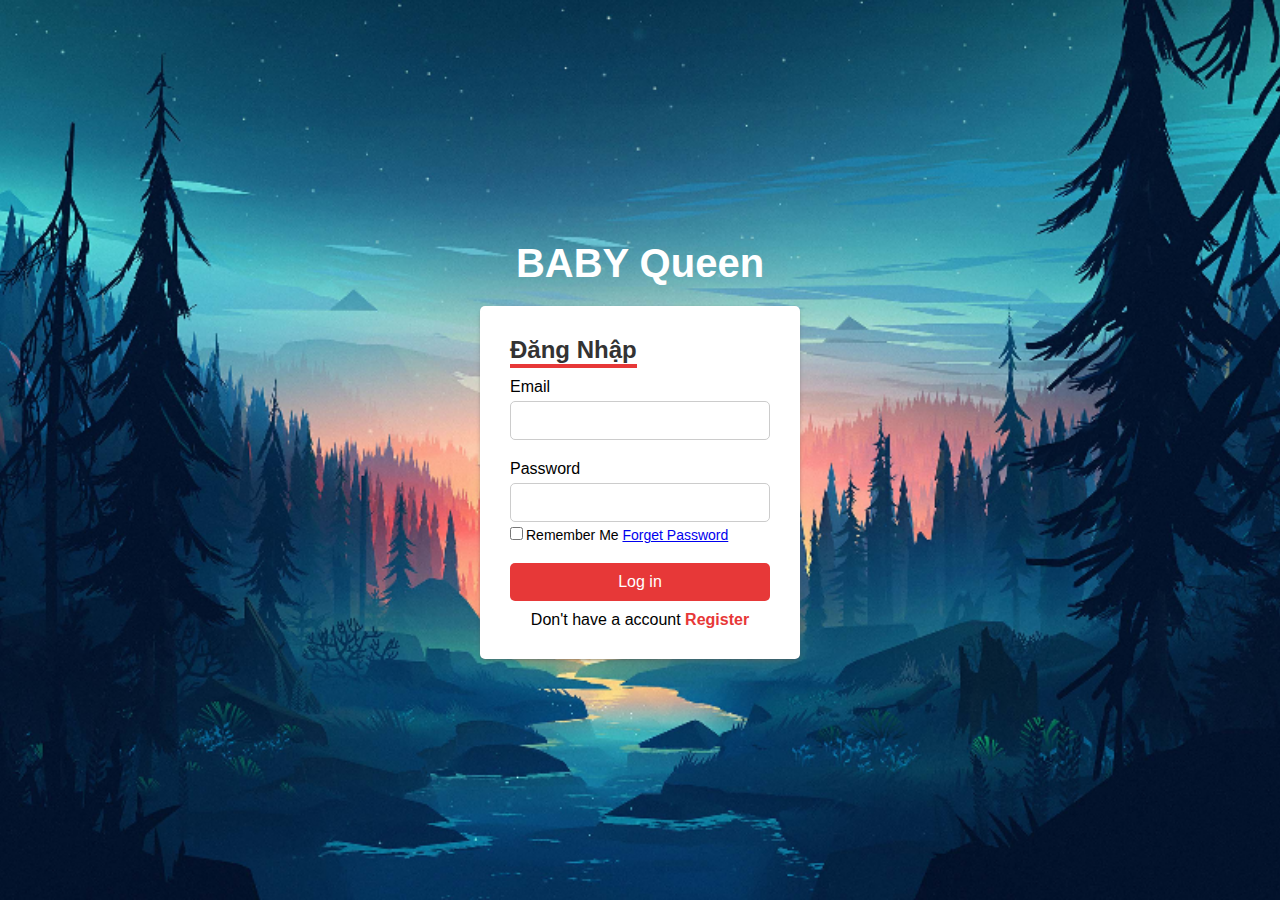
<file: login.html>
<!DOCTYPE html>
<html lang="en">
<head>
  <meta charset="UTF-8">
  <meta http-equiv="X-UA-Compatible" content="IE=edge">
  <meta name="viewport" content="width=device-width, initial-scale=1.0">
  <title>Login</title>
  <style>
    
* {
  margin: 0;
  padding: 0;
  box-sizing: border-box;
  font-family: Arial, Helvetica, sans-serif;
}

body {
  display: flex;
  justify-content: center;
  align-items: center;
  min-height: 100vh;
  background: url("./IMG/cay.png")no-repeat;
  background-size: cover;
  background-position: center;
  
}

.container {
  width: 350px;
  padding: 0 15px;

}

.container .form-box {
  background: #ffff ;
  opacity: 1;
  padding: 30px;
  border-radius: 5px;
  box-shadow: 0px 2px 5px -2px rgba(89,89,89,0.95);
}

.form-value h2 {
  text-align: left;
  margin-bottom: 10px;
  color: #333;
  font-weight: 600;
  border-bottom: 4px solid #e73838;
  display: inline-block;
}

.form-box .inputbox {
  margin-bottom: 20px;
}

.forget {
  margin: -15px 0 15px; 
  font-size: 14px;
}

.inputbox label{  
  margin-bottom: 5px;
  display: block;  
} 

.inputbox input {
  width: 100%;
  padding: 10px;
  border: 1px solid #ccc;
  font-size: 15px;
  border-radius: 5px;
  outline: none;
  transition: all 0.3s ease;
}

.inputbox ion-icon {
  margin-right: 8px;
  color: #0a3d62;
  font-size: larger;
}

.inputbox input:focus {
  border-color: #e73838;  
}

.forget label input {
  margin-right: 3px; 
}

forget label a {
  color: #e73838;
  font-weight: 600;
}

button {
  border: none;
  padding: 10px 0;
  margin-top: 5px;
  border-radius: 5px;
  outline: none;
  font-size: 16px;
  color: #fff;
  width: 100%; 
  cursor: pointer;
  background: #e73838;  
}

button:hover {
  background: #d32f2f;
}  

.register {
  text-align: center;
  margin-top: 10px;
}

.register p a {
  text-decoration: none;
  color: #e73838;
  font-weight: 600;
}

.register p a:hover {
  text-decoration: underline;
}
.signup-form{
  display: none;
}
h1{
  text-align: center;
  color: #fff;
  font-size: 40px;
  padding-bottom: 20px;
}
  </style>
</head>
<body>
  <div class="container">
    <h1>BABY Queen</h1>
    <div class="form-box">
      <div class="form-value">
        <form action="" class="login-form">
          <h2>Đăng Nhập</h2>
          <div class="inputbox">
            <label for="">Email</label>
            <input type="email" >
            
          </div>

          <div class="inputbox">

            <label for="">Password</label>
            <input type="password">
            
          </div>

          <div class="forget">
            <label for=""><input type="checkbox">Remember Me  <a href="#">Forget Password</a></label>
            
          </div>

          <button>Log in</button>

          <div class="register">
            <p>Don't have a account <a href="#" class="create-account">Register</a></p>
          </div>
        </form>
      </div>
    </div>
  </div>
</body>
</html>
</file>
<file: style.css>
*{
    margin: 0;
    padding: 0;
    box-sizing: border-box;
    font-family: Arial, Helvetica, sans-serif;
    
}
body{
  /* background-color: #e4eaf000; */
  background-color: #cbd7e200;
}
/* =====header=== */
.header{
    width: 100%;
    height: 130px;
    /* background-color: #03fcfc; */
    /* background-color: #cca8e0; */
    background-color: #d4bee0;

}

.tieude {
    /* position: relative; */
    
    display: block;
    text-align: center;
    color: #000000;
    
    
}
.header .tieude{
    height: 550px;
}
.logo img{
    position: absolute;

    width: 150px;
    height: 125px;

}
.tieude p{
    font-style: italic;
}
.header .tieude h1{
    padding-top: 30px;
    font-size: 40px;
}
/* =====Hết phần header===== */
/* =====menu ===== */
.menu{
  position: sticky;
  top: -0.5px;
  width: 100%;
  z-index: 1;
}
nav{
    display: flex;
    background: #eee;
    /* background: #cabfbf; */
    box-shadow: 0 2px 2px rgba(0,0,0,0.2);

}
#main-menu {
  list-style-type: none;
  margin: 0;
  padding: 0;
  width: 100%;
  text-align: center;
}
/* Ẩn icon ti-angle-up mặc định */
#main-menu li .ti-angle-up {
  display: none; 
}
#main-menu>li>a i{
  margin-left: 8px;
}
/* Hiện ti-angle-down mặc định */
#main-menu li .ti-angle-down {
  display: inline-block;
}

/* Khi hover vào li */
#main-menu li:hover .ti-angle-up {
  display: inline-block;
}
/* ====home=== */
.ti-home:before{
  padding-right: 5px;
  height: 10px;
}
#main-menu li .ti-home{
  height: 20px;
}

#main-menu li:hover .ti-angle-down {
  display: none;
}
#main-menu li {
  display: inline-block;
  position: relative;
}
#main-menu .subnav li{
    display: inline-block;
}

#main-menu li a {
  display: block;
  padding: 20px 25px;
  text-decoration: none;
  color: #333;
}

/* Submenu */
#main-menu ul {
  position: absolute;
  display: none;
  background: #eee;
  border: 1px solid #ccc;
  
}

#main-menu li:hover ul {
  display: block;
}

/* Submenu subnav */
#main-menu .subnav {
  width: 350px;
  box-shadow: 0 2px 2px rgba(0,0,0,0.2);
}

#main-menu .subnav li {
  display: inline-block;
  width: 101%;
  
}

#main-menu .subnav li a {
  display: inline-block;
  width: 49%;
  justify-content: center;
  align-items: center;
  padding: 10px;
  color: #333;
  
  
}

#main-menu .subnav li a:hover {
  background: #ccc;
  /* border: 1px solid black; */
  border-bottom: 1px solid #333;
}
/* ===hover vô hiện gạch chân màu đỏ=== */
#main-menu>li>a {
  position: relative;
  display: flex;
  align-items: center; 
}
#main-menu>li>a::before {
  content: "";
  height: 3px;
  width: 70px;
  background: #e7918b;
  position: absolute;
  bottom: 0;
  left: 50%; 
  transform: translateX(-50%);
  display: none;
}

#main-menu>li:hover>a::before {
  display: block;
}


/*========mút tìm kím======= */
.search{
  flex: 1;
}
nav .search:hover {
  /* thay đổi son chuột */
  cursor: pointer;
  /* background-color: #c2ca7a; */
}

.menu nav .search-icon {
  font-size: 20px;
  color: black;
  line-height: 46px;
  padding: 0px 15px 0px 15px;
  
}
.search .search-text {
display: none;
}
.search:hover .search-text {
display: inline-block;
}
.search .search-text {
position: absolute;
top: 90%;
/* left: 50%; */
right: 5%;

transform: translate(-50%, -50%); 
}
.search {
display: flex;
align-items: center;
}
.search-form {
width: 110px; 
}
.search-form {
flex: 1;
}

.search-form {
display: block; 
}
.search {
display: flex;
align-items: center;
}

.search-checkbox {
display: block;
}


/* ====trang chủ==== */
.trangchu .anh1 img{
    width: 100%;
    height: 100%; 
   
}
.anh1:hover{
  cursor: pointer;
}
ul.muc{
  list-style: none;
  display: flex;
  /* lợi hại hém */
  flex-wrap: wrap;
  justify-content: space-between;
}
ul.muc li{
  flex-basis: 50%;
  padding-left: 20px;
  padding-right: 20px;
  box-sizing: border-box;
  margin-bottom: 30px;
}
ul.muc li img{
  max-width: 100%;
  height: auto;
  transition: 0.3s ease;
}
ul.muc li .danh-muc-img{
  position: relative;
  padding: 10px;
}
/* .danh-muc-img:hover img{
  transform: scale(1.04);
} */
ul.muc li:hover .danh-muc-img img{
  transform: scale(1.04);
}
ul.muc li .danh-muc-info{
  text-align: center;
}
ul.muc li .danh-muc-info a{
  text-decoration: none;
  font-size: 40px;
  color: rgb(37, 35, 35);
}
ul.muc li .danh-muc-sp .mua-ngay{
  text-decoration: none;
  display: block;
  width: 100px;
  text-align: center;
  padding: 10px;
  color: rgb(37, 35, 35);
  border: 1px solid black;
}
ul.muc li .danh-muc-sp .mua-ngay:hover{
  background: #c9c7c7;
  color: #FFF;
}

.danh-muc-sp {
  text-align: center;
  position: relative;
}

.mua-ngay {
  position: absolute;
  left: 50%;
  transform: translateX(-50%);
}
/* ====== quan trọng==== */
#trang-chu{
  display: block;
  margin-bottom: 80px;
}



/* =====Footer==== */
.footer {
  background-color: #333;
  /* padding: 10px; */
  display: block;
  bottom: 0;
  width: 100%; 
  color: white;
  height: auto;
}
ul.end{
  list-style: none;
  display: flex;
  padding: 0;
  margin: 0;
  /* lợi hại hém */
  flex-wrap: wrap;
  justify-content: space-between;
}
ul.end li{
  flex-basis: 25%;
  padding-left: 20px;
  padding-right: 20px;
  box-sizing: border-box;
  /* margin-bottom: 30px; */
}

.info-footer{
  position: relative;
  padding: 10px;
}
.info-footer a {
  display: block;
  text-decoration: none;
  color: white; 
  margin-bottom: 5px;
}


.info-footer p,a{
  padding: 5px;
}
.info-footer a:first-child,
.info-footer p:first-child{
  font-weight: bold;
  font-size: 20px;
} 
.info-footer a:hover{
  color: rgb(230, 47, 47);
}
.thanh-toan img{
  width: 30px;
  height: 30px;
}
input[type="text"]{
  height: 35px;
  width: 150px;
  border-radius: 7px;
  padding: 0px 10px;
}
button{
  padding: 7.5px;
  border-radius: 7px;
}
button:hover{
  background: #cca8e0;
}
.cuoi-cung{
  text-align: center;
  padding: 10px;

}
.cuoi-cung a{
  text-decoration: none;
  color: #FFF;
}




/* =====Sản phẩm==== */



.san-pham{
  max-width: 1170px;
  margin: 0 auto;
}
.tieude-sp{
  text-align: center;
  margin: 40px 0px;
}
h3{
  font-size: 18px;
  color: #111;
  padding: 10px 20px;
  text-transform: uppercase;
  border: 1px solid #bebebe;
  display: inline-block;
  color: #555;
  font-weight: 600;
}
ul.products{
  list-style: none;
  display: flex;
  /* width: 1300px; */
  /* lợi hại hém */
  flex-wrap: wrap;
  justify-content: space-between;
}
ul.products li{
  flex-basis: 25%;
  padding-left: 15px;
  padding-right: 15px;
  box-sizing: border-box;
  margin-bottom: 30px;
  padding-top: 15px;
  padding-bottom: 15px;

}
ul.products li img{
  max-width: 100%;
  height: auto;
  transition: 0.3s ease;
}
ul.products li .product-img{
  position: relative;
}
ul.products li .product-img .product-link{
  display: block;
  width: auto;
  height: auto;
  overflow: hidden;
  
}
ul.products li .product-img .product-link img{
  display: block;
}

ul.products li:hover img {
  transform: scale(1.2); /* Phóng to hình ảnh */
}
ul.products .product-item:hover .by-now{
  color: #fff;
}
.products li:hover {
  background: #e3f0c9;
}
ul.products li .product-info{
  padding: 10px 0px;
}
ul.products li .product-info a{
  display: block;
  text-decoration: none;
}
ul.products li .product-info a.product-name{
  color: #121f30;
  justify-content: center;
  align-items: center;
  font-size: 16.5px;
  padding: 3px 0px;
}
ul.products li .product-info a.product-gia{
  color: #111;
  padding: 3px 0px;
  font-weight: 600;
}
.product-gia{
  text-align: center;
  font-size: 25px;
}

.by-now{
  text-decoration: none;
  color: #FFFF;
  border: 1px solid black;
  display: block;
  text-align: center;
  width: 100px;
  background-color: #559fd1;
}
ul.products li .product-item .by-now {
  text-decoration: none;
  display: block;
  width: 100px;
  text-align: center;
  padding: 10px;
  color: rgb(37, 35, 35);
  border: 1px solid black;
  margin-left: 75px;
}
/* =====sao==== */
ul.products li .product-info .sao {
  display: flex;
  justify-content: center;
  text-align: center;
}
ul.products li .product-info .sao a {
  text-decoration: none;
  /* color: #FFD700;  */
  color: yellow;
  font-size: 18px; /* Độ lớn của ngôi sao */
  margin-right: 5px; /* Khoảng cách giữa các ngôi sao */
}
</file>
<file: fonts/themify-icons/themify-icons.css>
@font-face {
	font-family: 'themify';
	src:url('fonts/themify.eot?-fvbane');
	src:url('fonts/themify.eot?#iefix-fvbane') format('embedded-opentype'),
		url('fonts/themify.woff?-fvbane') format('woff'),
		url('fonts/themify.ttf?-fvbane') format('truetype'),
		url('fonts/themify.svg?-fvbane#themify') format('svg');
	font-weight: normal;
	font-style: normal;
}

[class^="ti-"], [class*=" ti-"] {
	font-family: 'themify';
	speak: none;
	font-style: normal;
	font-weight: normal;
	font-variant: normal;
	text-transform: none;
	line-height: 1;

	/* Better Font Rendering =========== */
	-webkit-font-smoothing: antialiased;
	-moz-osx-font-smoothing: grayscale;
}

.ti-wand:before {
	content: "\e600";
}
.ti-volume:before {
	content: "\e601";
}
.ti-user:before {
	content: "\e602";
}
.ti-unlock:before {
	content: "\e603";
}
.ti-unlink:before {
	content: "\e604";
}
.ti-trash:before {
	content: "\e605";
}
.ti-thought:before {
	content: "\e606";
}
.ti-target:before {
	content: "\e607";
}
.ti-tag:before {
	content: "\e608";
}
.ti-tablet:before {
	content: "\e609";
}
.ti-star:before {
	content: "\e60a";
}
.ti-spray:before {
	content: "\e60b";
}
.ti-signal:before {
	content: "\e60c";
}
.ti-shopping-cart:before {
	content: "\e60d";
}
.ti-shopping-cart-full:before {
	content: "\e60e";
}
.ti-settings:before {
	content: "\e60f";
}
.ti-search:before {
	content: "\e610";
}
.ti-zoom-in:before {
	content: "\e611";
}
.ti-zoom-out:before {
	content: "\e612";
}
.ti-cut:before {
	content: "\e613";
}
.ti-ruler:before {
	content: "\e614";
}
.ti-ruler-pencil:before {
	content: "\e615";
}
.ti-ruler-alt:before {
	content: "\e616";
}
.ti-bookmark:before {
	content: "\e617";
}
.ti-bookmark-alt:before {
	content: "\e618";
}
.ti-reload:before {
	content: "\e619";
}
.ti-plus:before {
	content: "\e61a";
}
.ti-pin:before {
	content: "\e61b";
}
.ti-pencil:before {
	content: "\e61c";
}
.ti-pencil-alt:before {
	content: "\e61d";
}
.ti-paint-roller:before {
	content: "\e61e";
}
.ti-paint-bucket:before {
	content: "\e61f";
}
.ti-na:before {
	content: "\e620";
}
.ti-mobile:before {
	content: "\e621";
}
.ti-minus:before {
	content: "\e622";
}
.ti-medall:before {
	content: "\e623";
}
.ti-medall-alt:before {
	content: "\e624";
}
.ti-marker:before {
	content: "\e625";
}
.ti-marker-alt:before {
	content: "\e626";
}
.ti-arrow-up:before {
	content: "\e627";
}
.ti-arrow-right:before {
	content: "\e628";
}
.ti-arrow-left:before {
	content: "\e629";
}
.ti-arrow-down:before {
	content: "\e62a";
}
.ti-lock:before {
	content: "\e62b";
}
.ti-location-arrow:before {
	content: "\e62c";
}
.ti-link:before {
	content: "\e62d";
}
.ti-layout:before {
	content: "\e62e";
}
.ti-layers:before {
	content: "\e62f";
}
.ti-layers-alt:before {
	content: "\e630";
}
.ti-key:before {
	content: "\e631";
}
.ti-import:before {
	content: "\e632";
}
.ti-image:before {
	content: "\e633";
}
.ti-heart:before {
	content: "\e634";
}
.ti-heart-broken:before {
	content: "\e635";
}
.ti-hand-stop:before {
	content: "\e636";
}
.ti-hand-open:before {
	content: "\e637";
}
.ti-hand-drag:before {
	content: "\e638";
}
.ti-folder:before {
	content: "\e639";
}
.ti-flag:before {
	content: "\e63a";
}
.ti-flag-alt:before {
	content: "\e63b";
}
.ti-flag-alt-2:before {
	content: "\e63c";
}
.ti-eye:before {
	content: "\e63d";
}
.ti-export:before {
	content: "\e63e";
}
.ti-exchange-vertical:before {
	content: "\e63f";
}
.ti-desktop:before {
	content: "\e640";
}
.ti-cup:before {
	content: "\e641";
}
.ti-crown:before {
	content: "\e642";
}
.ti-comments:before {
	content: "\e643";
}
.ti-comment:before {
	content: "\e644";
}
.ti-comment-alt:before {
	content: "\e645";
}
.ti-close:before {
	content: "\e646";
}
.ti-clip:before {
	content: "\e647";
}
.ti-angle-up:before {
	content: "\e648";
}
.ti-angle-right:before {
	content: "\e649";
}
.ti-angle-left:before {
	content: "\e64a";
}
.ti-angle-down:before {
	content: "\e64b";
}
.ti-check:before {
	content: "\e64c";
}
.ti-check-box:before {
	content: "\e64d";
}
.ti-camera:before {
	content: "\e64e";
}
.ti-announcement:before {
	content: "\e64f";
}
.ti-brush:before {
	content: "\e650";
}
.ti-briefcase:before {
	content: "\e651";
}
.ti-bolt:before {
	content: "\e652";
}
.ti-bolt-alt:before {
	content: "\e653";
}
.ti-blackboard:before {
	content: "\e654";
}
.ti-bag:before {
	content: "\e655";
}
.ti-move:before {
	content: "\e656";
}
.ti-arrows-vertical:before {
	content: "\e657";
}
.ti-arrows-horizontal:before {
	content: "\e658";
}
.ti-fullscreen:before {
	content: "\e659";
}
.ti-arrow-top-right:before {
	content: "\e65a";
}
.ti-arrow-top-left:before {
	content: "\e65b";
}
.ti-arrow-circle-up:before {
	content: "\e65c";
}
.ti-arrow-circle-right:before {
	content: "\e65d";
}
.ti-arrow-circle-left:before {
	content: "\e65e";
}
.ti-arrow-circle-down:before {
	content: "\e65f";
}
.ti-angle-double-up:before {
	content: "\e660";
}
.ti-angle-double-right:before {
	content: "\e661";
}
.ti-angle-double-left:before {
	content: "\e662";
}
.ti-angle-double-down:before {
	content: "\e663";
}
.ti-zip:before {
	content: "\e664";
}
.ti-world:before {
	content: "\e665";
}
.ti-wheelchair:before {
	content: "\e666";
}
.ti-view-list:before {
	content: "\e667";
}
.ti-view-list-alt:before {
	content: "\e668";
}
.ti-view-grid:before {
	content: "\e669";
}
.ti-uppercase:before {
	content: "\e66a";
}
.ti-upload:before {
	content: "\e66b";
}
.ti-underline:before {
	content: "\e66c";
}
.ti-truck:before {
	content: "\e66d";
}
.ti-timer:before {
	content: "\e66e";
}
.ti-ticket:before {
	content: "\e66f";
}
.ti-thumb-up:before {
	content: "\e670";
}
.ti-thumb-down:before {
	content: "\e671";
}
.ti-text:before {
	content: "\e672";
}
.ti-stats-up:before {
	content: "\e673";
}
.ti-stats-down:before {
	content: "\e674";
}
.ti-split-v:before {
	content: "\e675";
}
.ti-split-h:before {
	content: "\e676";
}
.ti-smallcap:before {
	content: "\e677";
}
.ti-shine:before {
	content: "\e678";
}
.ti-shift-right:before {
	content: "\e679";
}
.ti-shift-left:before {
	content: "\e67a";
}
.ti-shield:before {
	content: "\e67b";
}
.ti-notepad:before {
	content: "\e67c";
}
.ti-server:before {
	content: "\e67d";
}
.ti-quote-right:before {
	content: "\e67e";
}
.ti-quote-left:before {
	content: "\e67f";
}
.ti-pulse:before {
	content: "\e680";
}
.ti-printer:before {
	content: "\e681";
}
.ti-power-off:before {
	content: "\e682";
}
.ti-plug:before {
	content: "\e683";
}
.ti-pie-chart:before {
	content: "\e684";
}
.ti-paragraph:before {
	content: "\e685";
}
.ti-panel:before {
	content: "\e686";
}
.ti-package:before {
	content: "\e687";
}
.ti-music:before {
	content: "\e688";
}
.ti-music-alt:before {
	content: "\e689";
}
.ti-mouse:before {
	content: "\e68a";
}
.ti-mouse-alt:before {
	content: "\e68b";
}
.ti-money:before {
	content: "\e68c";
}
.ti-microphone:before {
	content: "\e68d";
}
.ti-menu:before {
	content: "\e68e";
}
.ti-menu-alt:before {
	content: "\e68f";
}
.ti-map:before {
	content: "\e690";
}
.ti-map-alt:before {
	content: "\e691";
}
.ti-loop:before {
	content: "\e692";
}
.ti-location-pin:before {
	content: "\e693";
}
.ti-list:before {
	content: "\e694";
}
.ti-light-bulb:before {
	content: "\e695";
}
.ti-Italic:before {
	content: "\e696";
}
.ti-info:before {
	content: "\e697";
}
.ti-infinite:before {
	content: "\e698";
}
.ti-id-badge:before {
	content: "\e699";
}
.ti-hummer:before {
	content: "\e69a";
}
.ti-home:before {
	content: "\e69b";
}
.ti-help:before {
	content: "\e69c";
}
.ti-headphone:before {
	content: "\e69d";
}
.ti-harddrives:before {
	content: "\e69e";
}
.ti-harddrive:before {
	content: "\e69f";
}
.ti-gift:before {
	content: "\e6a0";
}
.ti-game:before {
	content: "\e6a1";
}
.ti-filter:before {
	content: "\e6a2";
}
.ti-files:before {
	content: "\e6a3";
}
.ti-file:before {
	content: "\e6a4";
}
.ti-eraser:before {
	content: "\e6a5";
}
.ti-envelope:before {
	content: "\e6a6";
}
.ti-download:before {
	content: "\e6a7";
}
.ti-direction:before {
	content: "\e6a8";
}
.ti-direction-alt:before {
	content: "\e6a9";
}
.ti-dashboard:before {
	content: "\e6aa";
}
.ti-control-stop:before {
	content: "\e6ab";
}
.ti-control-shuffle:before {
	content: "\e6ac";
}
.ti-control-play:before {
	content: "\e6ad";
}
.ti-control-pause:before {
	content: "\e6ae";
}
.ti-control-forward:before {
	content: "\e6af";
}
.ti-control-backward:before {
	content: "\e6b0";
}
.ti-cloud:before {
	content: "\e6b1";
}
.ti-cloud-up:before {
	content: "\e6b2";
}
.ti-cloud-down:before {
	content: "\e6b3";
}
.ti-clipboard:before {
	content: "\e6b4";
}
.ti-car:before {
	content: "\e6b5";
}
.ti-calendar:before {
	content: "\e6b6";
}
.ti-book:before {
	content: "\e6b7";
}
.ti-bell:before {
	content: "\e6b8";
}
.ti-basketball:before {
	content: "\e6b9";
}
.ti-bar-chart:before {
	content: "\e6ba";
}
.ti-bar-chart-alt:before {
	content: "\e6bb";
}
.ti-back-right:before {
	content: "\e6bc";
}
.ti-back-left:before {
	content: "\e6bd";
}
.ti-arrows-corner:before {
	content: "\e6be";
}
.ti-archive:before {
	content: "\e6bf";
}
.ti-anchor:before {
	content: "\e6c0";
}
.ti-align-right:before {
	content: "\e6c1";
}
.ti-align-left:before {
	content: "\e6c2";
}
.ti-align-justify:before {
	content: "\e6c3";
}
.ti-align-center:before {
	content: "\e6c4";
}
.ti-alert:before {
	content: "\e6c5";
}
.ti-alarm-clock:before {
	content: "\e6c6";
}
.ti-agenda:before {
	content: "\e6c7";
}
.ti-write:before {
	content: "\e6c8";
}
.ti-window:before {
	content: "\e6c9";
}
.ti-widgetized:before {
	content: "\e6ca";
}
.ti-widget:before {
	content: "\e6cb";
}
.ti-widget-alt:before {
	content: "\e6cc";
}
.ti-wallet:before {
	content: "\e6cd";
}
.ti-video-clapper:before {
	content: "\e6ce";
}
.ti-video-camera:before {
	content: "\e6cf";
}
.ti-vector:before {
	content: "\e6d0";
}
.ti-themify-logo:before {
	content: "\e6d1";
}
.ti-themify-favicon:before {
	content: "\e6d2";
}
.ti-themify-favicon-alt:before {
	content: "\e6d3";
}
.ti-support:before {
	content: "\e6d4";
}
.ti-stamp:before {
	content: "\e6d5";
}
.ti-split-v-alt:before {
	content: "\e6d6";
}
.ti-slice:before {
	content: "\e6d7";
}
.ti-shortcode:before {
	content: "\e6d8";
}
.ti-shift-right-alt:before {
	content: "\e6d9";
}
.ti-shift-left-alt:before {
	content: "\e6da";
}
.ti-ruler-alt-2:before {
	content: "\e6db";
}
.ti-receipt:before {
	content: "\e6dc";
}
.ti-pin2:before {
	content: "\e6dd";
}
.ti-pin-alt:before {
	content: "\e6de";
}
.ti-pencil-alt2:before {
	content: "\e6df";
}
.ti-palette:before {
	content: "\e6e0";
}
.ti-more:before {
	content: "\e6e1";
}
.ti-more-alt:before {
	content: "\e6e2";
}
.ti-microphone-alt:before {
	content: "\e6e3";
}
.ti-magnet:before {
	content: "\e6e4";
}
.ti-line-double:before {
	content: "\e6e5";
}
.ti-line-dotted:before {
	content: "\e6e6";
}
.ti-line-dashed:before {
	content: "\e6e7";
}
.ti-layout-width-full:before {
	content: "\e6e8";
}
.ti-layout-width-default:before {
	content: "\e6e9";
}
.ti-layout-width-default-alt:before {
	content: "\e6ea";
}
.ti-layout-tab:before {
	content: "\e6eb";
}
.ti-layout-tab-window:before {
	content: "\e6ec";
}
.ti-layout-tab-v:before {
	content: "\e6ed";
}
.ti-layout-tab-min:before {
	content: "\e6ee";
}
.ti-layout-slider:before {
	content: "\e6ef";
}
.ti-layout-slider-alt:before {
	content: "\e6f0";
}
.ti-layout-sidebar-right:before {
	content: "\e6f1";
}
.ti-layout-sidebar-none:before {
	content: "\e6f2";
}
.ti-layout-sidebar-left:before {
	content: "\e6f3";
}
.ti-layout-placeholder:before {
	content: "\e6f4";
}
.ti-layout-menu:before {
	content: "\e6f5";
}
.ti-layout-menu-v:before {
	content: "\e6f6";
}
.ti-layout-menu-separated:before {
	content: "\e6f7";
}
.ti-layout-menu-full:before {
	content: "\e6f8";
}
.ti-layout-media-right-alt:before {
	content: "\e6f9";
}
.ti-layout-media-right:before {
	content: "\e6fa";
}
.ti-layout-media-overlay:before {
	content: "\e6fb";
}
.ti-layout-media-overlay-alt:before {
	content: "\e6fc";
}
.ti-layout-media-overlay-alt-2:before {
	content: "\e6fd";
}
.ti-layout-media-left-alt:before {
	content: "\e6fe";
}
.ti-layout-media-left:before {
	content: "\e6ff";
}
.ti-layout-media-center-alt:before {
	content: "\e700";
}
.ti-layout-media-center:before {
	content: "\e701";
}
.ti-layout-list-thumb:before {
	content: "\e702";
}
.ti-layout-list-thumb-alt:before {
	content: "\e703";
}
.ti-layout-list-post:before {
	content: "\e704";
}
.ti-layout-list-large-image:before {
	content: "\e705";
}
.ti-layout-line-solid:before {
	content: "\e706";
}
.ti-layout-grid4:before {
	content: "\e707";
}
.ti-layout-grid3:before {
	content: "\e708";
}
.ti-layout-grid2:before {
	content: "\e709";
}
.ti-layout-grid2-thumb:before {
	content: "\e70a";
}
.ti-layout-cta-right:before {
	content: "\e70b";
}
.ti-layout-cta-left:before {
	content: "\e70c";
}
.ti-layout-cta-center:before {
	content: "\e70d";
}
.ti-layout-cta-btn-right:before {
	content: "\e70e";
}
.ti-layout-cta-btn-left:before {
	content: "\e70f";
}
.ti-layout-column4:before {
	content: "\e710";
}
.ti-layout-column3:before {
	content: "\e711";
}
.ti-layout-column2:before {
	content: "\e712";
}
.ti-layout-accordion-separated:before {
	content: "\e713";
}
.ti-layout-accordion-merged:before {
	content: "\e714";
}
.ti-layout-accordion-list:before {
	content: "\e715";
}
.ti-ink-pen:before {
	content: "\e716";
}
.ti-info-alt:before {
	content: "\e717";
}
.ti-help-alt:before {
	content: "\e718";
}
.ti-headphone-alt:before {
	content: "\e719";
}
.ti-hand-point-up:before {
	content: "\e71a";
}
.ti-hand-point-right:before {
	content: "\e71b";
}
.ti-hand-point-left:before {
	content: "\e71c";
}
.ti-hand-point-down:before {
	content: "\e71d";
}
.ti-gallery:before {
	content: "\e71e";
}
.ti-face-smile:before {
	content: "\e71f";
}
.ti-face-sad:before {
	content: "\e720";
}
.ti-credit-card:before {
	content: "\e721";
}
.ti-control-skip-forward:before {
	content: "\e722";
}
.ti-control-skip-backward:before {
	content: "\e723";
}
.ti-control-record:before {
	content: "\e724";
}
.ti-control-eject:before {
	content: "\e725";
}
.ti-comments-smiley:before {
	content: "\e726";
}
.ti-brush-alt:before {
	content: "\e727";
}
.ti-youtube:before {
	content: "\e728";
}
.ti-vimeo:before {
	content: "\e729";
}
.ti-twitter:before {
	content: "\e72a";
}
.ti-time:before {
	content: "\e72b";
}
.ti-tumblr:before {
	content: "\e72c";
}
.ti-skype:before {
	content: "\e72d";
}
.ti-share:before {
	content: "\e72e";
}
.ti-share-alt:before {
	content: "\e72f";
}
.ti-rocket:before {
	content: "\e730";
}
.ti-pinterest:before {
	content: "\e731";
}
.ti-new-window:before {
	content: "\e732";
}
.ti-microsoft:before {
	content: "\e733";
}
.ti-list-ol:before {
	content: "\e734";
}
.ti-linkedin:before {
	content: "\e735";
}
.ti-layout-sidebar-2:before {
	content: "\e736";
}
.ti-layout-grid4-alt:before {
	content: "\e737";
}
.ti-layout-grid3-alt:before {
	content: "\e738";
}
.ti-layout-grid2-alt:before {
	content: "\e739";
}
.ti-layout-column4-alt:before {
	content: "\e73a";
}
.ti-layout-column3-alt:before {
	content: "\e73b";
}
.ti-layout-column2-alt:before {
	content: "\e73c";
}
.ti-instagram:before {
	content: "\e73d";
}
.ti-google:before {
	content: "\e73e";
}
.ti-github:before {
	content: "\e73f";
}
.ti-flickr:before {
	content: "\e740";
}
.ti-facebook:before {
	content: "\e741";
}
.ti-dropbox:before {
	content: "\e742";
}
.ti-dribbble:before {
	content: "\e743";
}
.ti-apple:before {
	content: "\e744";
}
.ti-android:before {
	content: "\e745";
}
.ti-save:before {
	content: "\e746";
}
.ti-save-alt:before {
	content: "\e747";
}
.ti-yahoo:before {
	content: "\e748";
}
.ti-wordpress:before {
	content: "\e749";
}
.ti-vimeo-alt:before {
	content: "\e74a";
}
.ti-twitter-alt:before {
	content: "\e74b";
}
.ti-tumblr-alt:before {
	content: "\e74c";
}
.ti-trello:before {
	content: "\e74d";
}
.ti-stack-overflow:before {
	content: "\e74e";
}
.ti-soundcloud:before {
	content: "\e74f";
}
.ti-sharethis:before {
	content: "\e750";
}
.ti-sharethis-alt:before {
	content: "\e751";
}
.ti-reddit:before {
	content: "\e752";
}
.ti-pinterest-alt:before {
	content: "\e753";
}
.ti-microsoft-alt:before {
	content: "\e754";
}
.ti-linux:before {
	content: "\e755";
}
.ti-jsfiddle:before {
	content: "\e756";
}
.ti-joomla:before {
	content: "\e757";
}
.ti-html5:before {
	content: "\e758";
}
.ti-flickr-alt:before {
	content: "\e759";
}
.ti-email:before {
	content: "\e75a";
}
.ti-drupal:before {
	content: "\e75b";
}
.ti-dropbox-alt:before {
	content: "\e75c";
}
.ti-css3:before {
	content: "\e75d";
}
.ti-rss:before {
	content: "\e75e";
}
.ti-rss-alt:before {
	content: "\e75f";
}
</file>
<file: fonts/themify-icons/demo-files/demo.css>
body {
	font: normal 1em/1.5em Arial, Helvetica, sans-serif;
	max-width: 90%;
	margin: 30px auto 0;
}
h1, h3 {
	font-weight: normal;
}
h3 {
	font-size: 1.4;
	text-transform: uppercase;
	letter-spacing: 1px;
}

.icon-section {
	margin: 0 0 3em;
	clear: both;
	overflow: hidden;
}
.icon-container {
	width: 240px; 
	padding: .7em 0;
	float: left; 
	position: relative;
	text-align: left;
}
.icon-container [class^="ti-"], 
.icon-container [class*=" ti-"] {
	color: #000;
	position: absolute;
	margin-top: 3px;
	transition: .3s;
}
.icon-container:hover [class^="ti-"],
.icon-container:hover [class*=" ti-"] {
	font-size: 2.2em;
	margin-top: -5px;
}
.icon-container:hover .icon-name {
	color: #000;
}
.icon-name {
	color: #aaa;
	margin-left: 35px;
	font-size: .8em;
	transition: .3s;
}
.icon-container:hover .icon-name {
	margin-left: 45px;
}
</file>
<file: fonts/themify-icons/ie7/ie7.css>
.ti-wand {
	*zoom: expression(this.runtimeStyle['zoom'] = '1', this.innerHTML = '&#xe600;');
}
.ti-volume {
	*zoom: expression(this.runtimeStyle['zoom'] = '1', this.innerHTML = '&#xe601;');
}
.ti-user {
	*zoom: expression(this.runtimeStyle['zoom'] = '1', this.innerHTML = '&#xe602;');
}
.ti-unlock {
	*zoom: expression(this.runtimeStyle['zoom'] = '1', this.innerHTML = '&#xe603;');
}
.ti-unlink {
	*zoom: expression(this.runtimeStyle['zoom'] = '1', this.innerHTML = '&#xe604;');
}
.ti-trash {
	*zoom: expression(this.runtimeStyle['zoom'] = '1', this.innerHTML = '&#xe605;');
}
.ti-thought {
	*zoom: expression(this.runtimeStyle['zoom'] = '1', this.innerHTML = '&#xe606;');
}
.ti-target {
	*zoom: expression(this.runtimeStyle['zoom'] = '1', this.innerHTML = '&#xe607;');
}
.ti-tag {
	*zoom: expression(this.runtimeStyle['zoom'] = '1', this.innerHTML = '&#xe608;');
}
.ti-tablet {
	*zoom: expression(this.runtimeStyle['zoom'] = '1', this.innerHTML = '&#xe609;');
}
.ti-star {
	*zoom: expression(this.runtimeStyle['zoom'] = '1', this.innerHTML = '&#xe60a;');
}
.ti-spray {
	*zoom: expression(this.runtimeStyle['zoom'] = '1', this.innerHTML = '&#xe60b;');
}
.ti-signal {
	*zoom: expression(this.runtimeStyle['zoom'] = '1', this.innerHTML = '&#xe60c;');
}
.ti-shopping-cart {
	*zoom: expression(this.runtimeStyle['zoom'] = '1', this.innerHTML = '&#xe60d;');
}
.ti-shopping-cart-full {
	*zoom: expression(this.runtimeStyle['zoom'] = '1', this.innerHTML = '&#xe60e;');
}
.ti-settings {
	*zoom: expression(this.runtimeStyle['zoom'] = '1', this.innerHTML = '&#xe60f;');
}
.ti-search {
	*zoom: expression(this.runtimeStyle['zoom'] = '1', this.innerHTML = '&#xe610;');
}
.ti-zoom-in {
	*zoom: expression(this.runtimeStyle['zoom'] = '1', this.innerHTML = '&#xe611;');
}
.ti-zoom-out {
	*zoom: expression(this.runtimeStyle['zoom'] = '1', this.innerHTML = '&#xe612;');
}
.ti-cut {
	*zoom: expression(this.runtimeStyle['zoom'] = '1', this.innerHTML = '&#xe613;');
}
.ti-ruler {
	*zoom: expression(this.runtimeStyle['zoom'] = '1', this.innerHTML = '&#xe614;');
}
.ti-ruler-pencil {
	*zoom: expression(this.runtimeStyle['zoom'] = '1', this.innerHTML = '&#xe615;');
}
.ti-ruler-alt {
	*zoom: expression(this.runtimeStyle['zoom'] = '1', this.innerHTML = '&#xe616;');
}
.ti-bookmark {
	*zoom: expression(this.runtimeStyle['zoom'] = '1', this.innerHTML = '&#xe617;');
}
.ti-bookmark-alt {
	*zoom: expression(this.runtimeStyle['zoom'] = '1', this.innerHTML = '&#xe618;');
}
.ti-reload {
	*zoom: expression(this.runtimeStyle['zoom'] = '1', this.innerHTML = '&#xe619;');
}
.ti-plus {
	*zoom: expression(this.runtimeStyle['zoom'] = '1', this.innerHTML = '&#xe61a;');
}
.ti-pin {
	*zoom: expression(this.runtimeStyle['zoom'] = '1', this.innerHTML = '&#xe61b;');
}
.ti-pencil {
	*zoom: expression(this.runtimeStyle['zoom'] = '1', this.innerHTML = '&#xe61c;');
}
.ti-pencil-alt {
	*zoom: expression(this.runtimeStyle['zoom'] = '1', this.innerHTML = '&#xe61d;');
}
.ti-paint-roller {
	*zoom: expression(this.runtimeStyle['zoom'] = '1', this.innerHTML = '&#xe61e;');
}
.ti-paint-bucket {
	*zoom: expression(this.runtimeStyle['zoom'] = '1', this.innerHTML = '&#xe61f;');
}
.ti-na {
	*zoom: expression(this.runtimeStyle['zoom'] = '1', this.innerHTML = '&#xe620;');
}
.ti-mobile {
	*zoom: expression(this.runtimeStyle['zoom'] = '1', this.innerHTML = '&#xe621;');
}
.ti-minus {
	*zoom: expression(this.runtimeStyle['zoom'] = '1', this.innerHTML = '&#xe622;');
}
.ti-medall {
	*zoom: expression(this.runtimeStyle['zoom'] = '1', this.innerHTML = '&#xe623;');
}
.ti-medall-alt {
	*zoom: expression(this.runtimeStyle['zoom'] = '1', this.innerHTML = '&#xe624;');
}
.ti-marker {
	*zoom: expression(this.runtimeStyle['zoom'] = '1', this.innerHTML = '&#xe625;');
}
.ti-marker-alt {
	*zoom: expression(this.runtimeStyle['zoom'] = '1', this.innerHTML = '&#xe626;');
}
.ti-arrow-up {
	*zoom: expression(this.runtimeStyle['zoom'] = '1', this.innerHTML = '&#xe627;');
}
.ti-arrow-right {
	*zoom: expression(this.runtimeStyle['zoom'] = '1', this.innerHTML = '&#xe628;');
}
.ti-arrow-left {
	*zoom: expression(this.runtimeStyle['zoom'] = '1', this.innerHTML = '&#xe629;');
}
.ti-arrow-down {
	*zoom: expression(this.runtimeStyle['zoom'] = '1', this.innerHTML = '&#xe62a;');
}
.ti-lock {
	*zoom: expression(this.runtimeStyle['zoom'] = '1', this.innerHTML = '&#xe62b;');
}
.ti-location-arrow {
	*zoom: expression(this.runtimeStyle['zoom'] = '1', this.innerHTML = '&#xe62c;');
}
.ti-link {
	*zoom: expression(this.runtimeStyle['zoom'] = '1', this.innerHTML = '&#xe62d;');
}
.ti-layout {
	*zoom: expression(this.runtimeStyle['zoom'] = '1', this.innerHTML = '&#xe62e;');
}
.ti-layers {
	*zoom: expression(this.runtimeStyle['zoom'] = '1', this.innerHTML = '&#xe62f;');
}
.ti-layers-alt {
	*zoom: expression(this.runtimeStyle['zoom'] = '1', this.innerHTML = '&#xe630;');
}
.ti-key {
	*zoom: expression(this.runtimeStyle['zoom'] = '1', this.innerHTML = '&#xe631;');
}
.ti-import {
	*zoom: expression(this.runtimeStyle['zoom'] = '1', this.innerHTML = '&#xe632;');
}
.ti-image {
	*zoom: expression(this.runtimeStyle['zoom'] = '1', this.innerHTML = '&#xe633;');
}
.ti-heart {
	*zoom: expression(this.runtimeStyle['zoom'] = '1', this.innerHTML = '&#xe634;');
}
.ti-heart-broken {
	*zoom: expression(this.runtimeStyle['zoom'] = '1', this.innerHTML = '&#xe635;');
}
.ti-hand-stop {
	*zoom: expression(this.runtimeStyle['zoom'] = '1', this.innerHTML = '&#xe636;');
}
.ti-hand-open {
	*zoom: expression(this.runtimeStyle['zoom'] = '1', this.innerHTML = '&#xe637;');
}
.ti-hand-drag {
	*zoom: expression(this.runtimeStyle['zoom'] = '1', this.innerHTML = '&#xe638;');
}
.ti-folder {
	*zoom: expression(this.runtimeStyle['zoom'] = '1', this.innerHTML = '&#xe639;');
}
.ti-flag {
	*zoom: expression(this.runtimeStyle['zoom'] = '1', this.innerHTML = '&#xe63a;');
}
.ti-flag-alt {
	*zoom: expression(this.runtimeStyle['zoom'] = '1', this.innerHTML = '&#xe63b;');
}
.ti-flag-alt-2 {
	*zoom: expression(this.runtimeStyle['zoom'] = '1', this.innerHTML = '&#xe63c;');
}
.ti-eye {
	*zoom: expression(this.runtimeStyle['zoom'] = '1', this.innerHTML = '&#xe63d;');
}
.ti-export {
	*zoom: expression(this.runtimeStyle['zoom'] = '1', this.innerHTML = '&#xe63e;');
}
.ti-exchange-vertical {
	*zoom: expression(this.runtimeStyle['zoom'] = '1', this.innerHTML = '&#xe63f;');
}
.ti-desktop {
	*zoom: expression(this.runtimeStyle['zoom'] = '1', this.innerHTML = '&#xe640;');
}
.ti-cup {
	*zoom: expression(this.runtimeStyle['zoom'] = '1', this.innerHTML = '&#xe641;');
}
.ti-crown {
	*zoom: expression(this.runtimeStyle['zoom'] = '1', this.innerHTML = '&#xe642;');
}
.ti-comments {
	*zoom: expression(this.runtimeStyle['zoom'] = '1', this.innerHTML = '&#xe643;');
}
.ti-comment {
	*zoom: expression(this.runtimeStyle['zoom'] = '1', this.innerHTML = '&#xe644;');
}
.ti-comment-alt {
	*zoom: expression(this.runtimeStyle['zoom'] = '1', this.innerHTML = '&#xe645;');
}
.ti-close {
	*zoom: expression(this.runtimeStyle['zoom'] = '1', this.innerHTML = '&#xe646;');
}
.ti-clip {
	*zoom: expression(this.runtimeStyle['zoom'] = '1', this.innerHTML = '&#xe647;');
}
.ti-angle-up {
	*zoom: expression(this.runtimeStyle['zoom'] = '1', this.innerHTML = '&#xe648;');
}
.ti-angle-right {
	*zoom: expression(this.runtimeStyle['zoom'] = '1', this.innerHTML = '&#xe649;');
}
.ti-angle-left {
	*zoom: expression(this.runtimeStyle['zoom'] = '1', this.innerHTML = '&#xe64a;');
}
.ti-angle-down {
	*zoom: expression(this.runtimeStyle['zoom'] = '1', this.innerHTML = '&#xe64b;');
}
.ti-check {
	*zoom: expression(this.runtimeStyle['zoom'] = '1', this.innerHTML = '&#xe64c;');
}
.ti-check-box {
	*zoom: expression(this.runtimeStyle['zoom'] = '1', this.innerHTML = '&#xe64d;');
}
.ti-camera {
	*zoom: expression(this.runtimeStyle['zoom'] = '1', this.innerHTML = '&#xe64e;');
}
.ti-announcement {
	*zoom: expression(this.runtimeStyle['zoom'] = '1', this.innerHTML = '&#xe64f;');
}
.ti-brush {
	*zoom: expression(this.runtimeStyle['zoom'] = '1', this.innerHTML = '&#xe650;');
}
.ti-briefcase {
	*zoom: expression(this.runtimeStyle['zoom'] = '1', this.innerHTML = '&#xe651;');
}
.ti-bolt {
	*zoom: expression(this.runtimeStyle['zoom'] = '1', this.innerHTML = '&#xe652;');
}
.ti-bolt-alt {
	*zoom: expression(this.runtimeStyle['zoom'] = '1', this.innerHTML = '&#xe653;');
}
.ti-blackboard {
	*zoom: expression(this.runtimeStyle['zoom'] = '1', this.innerHTML = '&#xe654;');
}
.ti-bag {
	*zoom: expression(this.runtimeStyle['zoom'] = '1', this.innerHTML = '&#xe655;');
}
.ti-move {
	*zoom: expression(this.runtimeStyle['zoom'] = '1', this.innerHTML = '&#xe656;');
}
.ti-arrows-vertical {
	*zoom: expression(this.runtimeStyle['zoom'] = '1', this.innerHTML = '&#xe657;');
}
.ti-arrows-horizontal {
	*zoom: expression(this.runtimeStyle['zoom'] = '1', this.innerHTML = '&#xe658;');
}
.ti-fullscreen {
	*zoom: expression(this.runtimeStyle['zoom'] = '1', this.innerHTML = '&#xe659;');
}
.ti-arrow-top-right {
	*zoom: expression(this.runtimeStyle['zoom'] = '1', this.innerHTML = '&#xe65a;');
}
.ti-arrow-top-left {
	*zoom: expression(this.runtimeStyle['zoom'] = '1', this.innerHTML = '&#xe65b;');
}
.ti-arrow-circle-up {
	*zoom: expression(this.runtimeStyle['zoom'] = '1', this.innerHTML = '&#xe65c;');
}
.ti-arrow-circle-right {
	*zoom: expression(this.runtimeStyle['zoom'] = '1', this.innerHTML = '&#xe65d;');
}
.ti-arrow-circle-left {
	*zoom: expression(this.runtimeStyle['zoom'] = '1', this.innerHTML = '&#xe65e;');
}
.ti-arrow-circle-down {
	*zoom: expression(this.runtimeStyle['zoom'] = '1', this.innerHTML = '&#xe65f;');
}
.ti-angle-double-up {
	*zoom: expression(this.runtimeStyle['zoom'] = '1', this.innerHTML = '&#xe660;');
}
.ti-angle-double-right {
	*zoom: expression(this.runtimeStyle['zoom'] = '1', this.innerHTML = '&#xe661;');
}
.ti-angle-double-left {
	*zoom: expression(this.runtimeStyle['zoom'] = '1', this.innerHTML = '&#xe662;');
}
.ti-angle-double-down {
	*zoom: expression(this.runtimeStyle['zoom'] = '1', this.innerHTML = '&#xe663;');
}
.ti-zip {
	*zoom: expression(this.runtimeStyle['zoom'] = '1', this.innerHTML = '&#xe664;');
}
.ti-world {
	*zoom: expression(this.runtimeStyle['zoom'] = '1', this.innerHTML = '&#xe665;');
}
.ti-wheelchair {
	*zoom: expression(this.runtimeStyle['zoom'] = '1', this.innerHTML = '&#xe666;');
}
.ti-view-list {
	*zoom: expression(this.runtimeStyle['zoom'] = '1', this.innerHTML = '&#xe667;');
}
.ti-view-list-alt {
	*zoom: expression(this.runtimeStyle['zoom'] = '1', this.innerHTML = '&#xe668;');
}
.ti-view-grid {
	*zoom: expression(this.runtimeStyle['zoom'] = '1', this.innerHTML = '&#xe669;');
}
.ti-uppercase {
	*zoom: expression(this.runtimeStyle['zoom'] = '1', this.innerHTML = '&#xe66a;');
}
.ti-upload {
	*zoom: expression(this.runtimeStyle['zoom'] = '1', this.innerHTML = '&#xe66b;');
}
.ti-underline {
	*zoom: expression(this.runtimeStyle['zoom'] = '1', this.innerHTML = '&#xe66c;');
}
.ti-truck {
	*zoom: expression(this.runtimeStyle['zoom'] = '1', this.innerHTML = '&#xe66d;');
}
.ti-timer {
	*zoom: expression(this.runtimeStyle['zoom'] = '1', this.innerHTML = '&#xe66e;');
}
.ti-ticket {
	*zoom: expression(this.runtimeStyle['zoom'] = '1', this.innerHTML = '&#xe66f;');
}
.ti-thumb-up {
	*zoom: expression(this.runtimeStyle['zoom'] = '1', this.innerHTML = '&#xe670;');
}
.ti-thumb-down {
	*zoom: expression(this.runtimeStyle['zoom'] = '1', this.innerHTML = '&#xe671;');
}
.ti-text {
	*zoom: expression(this.runtimeStyle['zoom'] = '1', this.innerHTML = '&#xe672;');
}
.ti-stats-up {
	*zoom: expression(this.runtimeStyle['zoom'] = '1', this.innerHTML = '&#xe673;');
}
.ti-stats-down {
	*zoom: expression(this.runtimeStyle['zoom'] = '1', this.innerHTML = '&#xe674;');
}
.ti-split-v {
	*zoom: expression(this.runtimeStyle['zoom'] = '1', this.innerHTML = '&#xe675;');
}
.ti-split-h {
	*zoom: expression(this.runtimeStyle['zoom'] = '1', this.innerHTML = '&#xe676;');
}
.ti-smallcap {
	*zoom: expression(this.runtimeStyle['zoom'] = '1', this.innerHTML = '&#xe677;');
}
.ti-shine {
	*zoom: expression(this.runtimeStyle['zoom'] = '1', this.innerHTML = '&#xe678;');
}
.ti-shift-right {
	*zoom: expression(this.runtimeStyle['zoom'] = '1', this.innerHTML = '&#xe679;');
}
.ti-shift-left {
	*zoom: expression(this.runtimeStyle['zoom'] = '1', this.innerHTML = '&#xe67a;');
}
.ti-shield {
	*zoom: expression(this.runtimeStyle['zoom'] = '1', this.innerHTML = '&#xe67b;');
}
.ti-notepad {
	*zoom: expression(this.runtimeStyle['zoom'] = '1', this.innerHTML = '&#xe67c;');
}
.ti-server {
	*zoom: expression(this.runtimeStyle['zoom'] = '1', this.innerHTML = '&#xe67d;');
}
.ti-quote-right {
	*zoom: expression(this.runtimeStyle['zoom'] = '1', this.innerHTML = '&#xe67e;');
}
.ti-quote-left {
	*zoom: expression(this.runtimeStyle['zoom'] = '1', this.innerHTML = '&#xe67f;');
}
.ti-pulse {
	*zoom: expression(this.runtimeStyle['zoom'] = '1', this.innerHTML = '&#xe680;');
}
.ti-printer {
	*zoom: expression(this.runtimeStyle['zoom'] = '1', this.innerHTML = '&#xe681;');
}
.ti-power-off {
	*zoom: expression(this.runtimeStyle['zoom'] = '1', this.innerHTML = '&#xe682;');
}
.ti-plug {
	*zoom: expression(this.runtimeStyle['zoom'] = '1', this.innerHTML = '&#xe683;');
}
.ti-pie-chart {
	*zoom: expression(this.runtimeStyle['zoom'] = '1', this.innerHTML = '&#xe684;');
}
.ti-paragraph {
	*zoom: expression(this.runtimeStyle['zoom'] = '1', this.innerHTML = '&#xe685;');
}
.ti-panel {
	*zoom: expression(this.runtimeStyle['zoom'] = '1', this.innerHTML = '&#xe686;');
}
.ti-package {
	*zoom: expression(this.runtimeStyle['zoom'] = '1', this.innerHTML = '&#xe687;');
}
.ti-music {
	*zoom: expression(this.runtimeStyle['zoom'] = '1', this.innerHTML = '&#xe688;');
}
.ti-music-alt {
	*zoom: expression(this.runtimeStyle['zoom'] = '1', this.innerHTML = '&#xe689;');
}
.ti-mouse {
	*zoom: expression(this.runtimeStyle['zoom'] = '1', this.innerHTML = '&#xe68a;');
}
.ti-mouse-alt {
	*zoom: expression(this.runtimeStyle['zoom'] = '1', this.innerHTML = '&#xe68b;');
}
.ti-money {
	*zoom: expression(this.runtimeStyle['zoom'] = '1', this.innerHTML = '&#xe68c;');
}
.ti-microphone {
	*zoom: expression(this.runtimeStyle['zoom'] = '1', this.innerHTML = '&#xe68d;');
}
.ti-menu {
	*zoom: expression(this.runtimeStyle['zoom'] = '1', this.innerHTML = '&#xe68e;');
}
.ti-menu-alt {
	*zoom: expression(this.runtimeStyle['zoom'] = '1', this.innerHTML = '&#xe68f;');
}
.ti-map {
	*zoom: expression(this.runtimeStyle['zoom'] = '1', this.innerHTML = '&#xe690;');
}
.ti-map-alt {
	*zoom: expression(this.runtimeStyle['zoom'] = '1', this.innerHTML = '&#xe691;');
}
.ti-loop {
	*zoom: expression(this.runtimeStyle['zoom'] = '1', this.innerHTML = '&#xe692;');
}
.ti-location-pin {
	*zoom: expression(this.runtimeStyle['zoom'] = '1', this.innerHTML = '&#xe693;');
}
.ti-list {
	*zoom: expression(this.runtimeStyle['zoom'] = '1', this.innerHTML = '&#xe694;');
}
.ti-light-bulb {
	*zoom: expression(this.runtimeStyle['zoom'] = '1', this.innerHTML = '&#xe695;');
}
.ti-Italic {
	*zoom: expression(this.runtimeStyle['zoom'] = '1', this.innerHTML = '&#xe696;');
}
.ti-info {
	*zoom: expression(this.runtimeStyle['zoom'] = '1', this.innerHTML = '&#xe697;');
}
.ti-infinite {
	*zoom: expression(this.runtimeStyle['zoom'] = '1', this.innerHTML = '&#xe698;');
}
.ti-id-badge {
	*zoom: expression(this.runtimeStyle['zoom'] = '1', this.innerHTML = '&#xe699;');
}
.ti-hummer {
	*zoom: expression(this.runtimeStyle['zoom'] = '1', this.innerHTML = '&#xe69a;');
}
.ti-home {
	*zoom: expression(this.runtimeStyle['zoom'] = '1', this.innerHTML = '&#xe69b;');
}
.ti-help {
	*zoom: expression(this.runtimeStyle['zoom'] = '1', this.innerHTML = '&#xe69c;');
}
.ti-headphone {
	*zoom: expression(this.runtimeStyle['zoom'] = '1', this.innerHTML = '&#xe69d;');
}
.ti-harddrives {
	*zoom: expression(this.runtimeStyle['zoom'] = '1', this.innerHTML = '&#xe69e;');
}
.ti-harddrive {
	*zoom: expression(this.runtimeStyle['zoom'] = '1', this.innerHTML = '&#xe69f;');
}
.ti-gift {
	*zoom: expression(this.runtimeStyle['zoom'] = '1', this.innerHTML = '&#xe6a0;');
}
.ti-game {
	*zoom: expression(this.runtimeStyle['zoom'] = '1', this.innerHTML = '&#xe6a1;');
}
.ti-filter {
	*zoom: expression(this.runtimeStyle['zoom'] = '1', this.innerHTML = '&#xe6a2;');
}
.ti-files {
	*zoom: expression(this.runtimeStyle['zoom'] = '1', this.innerHTML = '&#xe6a3;');
}
.ti-file {
	*zoom: expression(this.runtimeStyle['zoom'] = '1', this.innerHTML = '&#xe6a4;');
}
.ti-eraser {
	*zoom: expression(this.runtimeStyle['zoom'] = '1', this.innerHTML = '&#xe6a5;');
}
.ti-envelope {
	*zoom: expression(this.runtimeStyle['zoom'] = '1', this.innerHTML = '&#xe6a6;');
}
.ti-download {
	*zoom: expression(this.runtimeStyle['zoom'] = '1', this.innerHTML = '&#xe6a7;');
}
.ti-direction {
	*zoom: expression(this.runtimeStyle['zoom'] = '1', this.innerHTML = '&#xe6a8;');
}
.ti-direction-alt {
	*zoom: expression(this.runtimeStyle['zoom'] = '1', this.innerHTML = '&#xe6a9;');
}
.ti-dashboard {
	*zoom: expression(this.runtimeStyle['zoom'] = '1', this.innerHTML = '&#xe6aa;');
}
.ti-control-stop {
	*zoom: expression(this.runtimeStyle['zoom'] = '1', this.innerHTML = '&#xe6ab;');
}
.ti-control-shuffle {
	*zoom: expression(this.runtimeStyle['zoom'] = '1', this.innerHTML = '&#xe6ac;');
}
.ti-control-play {
	*zoom: expression(this.runtimeStyle['zoom'] = '1', this.innerHTML = '&#xe6ad;');
}
.ti-control-pause {
	*zoom: expression(this.runtimeStyle['zoom'] = '1', this.innerHTML = '&#xe6ae;');
}
.ti-control-forward {
	*zoom: expression(this.runtimeStyle['zoom'] = '1', this.innerHTML = '&#xe6af;');
}
.ti-control-backward {
	*zoom: expression(this.runtimeStyle['zoom'] = '1', this.innerHTML = '&#xe6b0;');
}
.ti-cloud {
	*zoom: expression(this.runtimeStyle['zoom'] = '1', this.innerHTML = '&#xe6b1;');
}
.ti-cloud-up {
	*zoom: expression(this.runtimeStyle['zoom'] = '1', this.innerHTML = '&#xe6b2;');
}
.ti-cloud-down {
	*zoom: expression(this.runtimeStyle['zoom'] = '1', this.innerHTML = '&#xe6b3;');
}
.ti-clipboard {
	*zoom: expression(this.runtimeStyle['zoom'] = '1', this.innerHTML = '&#xe6b4;');
}
.ti-car {
	*zoom: expression(this.runtimeStyle['zoom'] = '1', this.innerHTML = '&#xe6b5;');
}
.ti-calendar {
	*zoom: expression(this.runtimeStyle['zoom'] = '1', this.innerHTML = '&#xe6b6;');
}
.ti-book {
	*zoom: expression(this.runtimeStyle['zoom'] = '1', this.innerHTML = '&#xe6b7;');
}
.ti-bell {
	*zoom: expression(this.runtimeStyle['zoom'] = '1', this.innerHTML = '&#xe6b8;');
}
.ti-basketball {
	*zoom: expression(this.runtimeStyle['zoom'] = '1', this.innerHTML = '&#xe6b9;');
}
.ti-bar-chart {
	*zoom: expression(this.runtimeStyle['zoom'] = '1', this.innerHTML = '&#xe6ba;');
}
.ti-bar-chart-alt {
	*zoom: expression(this.runtimeStyle['zoom'] = '1', this.innerHTML = '&#xe6bb;');
}
.ti-back-right {
	*zoom: expression(this.runtimeStyle['zoom'] = '1', this.innerHTML = '&#xe6bc;');
}
.ti-back-left {
	*zoom: expression(this.runtimeStyle['zoom'] = '1', this.innerHTML = '&#xe6bd;');
}
.ti-arrows-corner {
	*zoom: expression(this.runtimeStyle['zoom'] = '1', this.innerHTML = '&#xe6be;');
}
.ti-archive {
	*zoom: expression(this.runtimeStyle['zoom'] = '1', this.innerHTML = '&#xe6bf;');
}
.ti-anchor {
	*zoom: expression(this.runtimeStyle['zoom'] = '1', this.innerHTML = '&#xe6c0;');
}
.ti-align-right {
	*zoom: expression(this.runtimeStyle['zoom'] = '1', this.innerHTML = '&#xe6c1;');
}
.ti-align-left {
	*zoom: expression(this.runtimeStyle['zoom'] = '1', this.innerHTML = '&#xe6c2;');
}
.ti-align-justify {
	*zoom: expression(this.runtimeStyle['zoom'] = '1', this.innerHTML = '&#xe6c3;');
}
.ti-align-center {
	*zoom: expression(this.runtimeStyle['zoom'] = '1', this.innerHTML = '&#xe6c4;');
}
.ti-alert {
	*zoom: expression(this.runtimeStyle['zoom'] = '1', this.innerHTML = '&#xe6c5;');
}
.ti-alarm-clock {
	*zoom: expression(this.runtimeStyle['zoom'] = '1', this.innerHTML = '&#xe6c6;');
}
.ti-agenda {
	*zoom: expression(this.runtimeStyle['zoom'] = '1', this.innerHTML = '&#xe6c7;');
}
.ti-write {
	*zoom: expression(this.runtimeStyle['zoom'] = '1', this.innerHTML = '&#xe6c8;');
}
.ti-window {
	*zoom: expression(this.runtimeStyle['zoom'] = '1', this.innerHTML = '&#xe6c9;');
}
.ti-widgetized {
	*zoom: expression(this.runtimeStyle['zoom'] = '1', this.innerHTML = '&#xe6ca;');
}
.ti-widget {
	*zoom: expression(this.runtimeStyle['zoom'] = '1', this.innerHTML = '&#xe6cb;');
}
.ti-widget-alt {
	*zoom: expression(this.runtimeStyle['zoom'] = '1', this.innerHTML = '&#xe6cc;');
}
.ti-wallet {
	*zoom: expression(this.runtimeStyle['zoom'] = '1', this.innerHTML = '&#xe6cd;');
}
.ti-video-clapper {
	*zoom: expression(this.runtimeStyle['zoom'] = '1', this.innerHTML = '&#xe6ce;');
}
.ti-video-camera {
	*zoom: expression(this.runtimeStyle['zoom'] = '1', this.innerHTML = '&#xe6cf;');
}
.ti-vector {
	*zoom: expression(this.runtimeStyle['zoom'] = '1', this.innerHTML = '&#xe6d0;');
}
.ti-themify-logo {
	*zoom: expression(this.runtimeStyle['zoom'] = '1', this.innerHTML = '&#xe6d1;');
}
.ti-themify-favicon {
	*zoom: expression(this.runtimeStyle['zoom'] = '1', this.innerHTML = '&#xe6d2;');
}
.ti-themify-favicon-alt {
	*zoom: expression(this.runtimeStyle['zoom'] = '1', this.innerHTML = '&#xe6d3;');
}
.ti-support {
	*zoom: expression(this.runtimeStyle['zoom'] = '1', this.innerHTML = '&#xe6d4;');
}
.ti-stamp {
	*zoom: expression(this.runtimeStyle['zoom'] = '1', this.innerHTML = '&#xe6d5;');
}
.ti-split-v-alt {
	*zoom: expression(this.runtimeStyle['zoom'] = '1', this.innerHTML = '&#xe6d6;');
}
.ti-slice {
	*zoom: expression(this.runtimeStyle['zoom'] = '1', this.innerHTML = '&#xe6d7;');
}
.ti-shortcode {
	*zoom: expression(this.runtimeStyle['zoom'] = '1', this.innerHTML = '&#xe6d8;');
}
.ti-shift-right-alt {
	*zoom: expression(this.runtimeStyle['zoom'] = '1', this.innerHTML = '&#xe6d9;');
}
.ti-shift-left-alt {
	*zoom: expression(this.runtimeStyle['zoom'] = '1', this.innerHTML = '&#xe6da;');
}
.ti-ruler-alt-2 {
	*zoom: expression(this.runtimeStyle['zoom'] = '1', this.innerHTML = '&#xe6db;');
}
.ti-receipt {
	*zoom: expression(this.runtimeStyle['zoom'] = '1', this.innerHTML = '&#xe6dc;');
}
.ti-pin2 {
	*zoom: expression(this.runtimeStyle['zoom'] = '1', this.innerHTML = '&#xe6dd;');
}
.ti-pin-alt {
	*zoom: expression(this.runtimeStyle['zoom'] = '1', this.innerHTML = '&#xe6de;');
}
.ti-pencil-alt2 {
	*zoom: expression(this.runtimeStyle['zoom'] = '1', this.innerHTML = '&#xe6df;');
}
.ti-palette {
	*zoom: expression(this.runtimeStyle['zoom'] = '1', this.innerHTML = '&#xe6e0;');
}
.ti-more {
	*zoom: expression(this.runtimeStyle['zoom'] = '1', this.innerHTML = '&#xe6e1;');
}
.ti-more-alt {
	*zoom: expression(this.runtimeStyle['zoom'] = '1', this.innerHTML = '&#xe6e2;');
}
.ti-microphone-alt {
	*zoom: expression(this.runtimeStyle['zoom'] = '1', this.innerHTML = '&#xe6e3;');
}
.ti-magnet {
	*zoom: expression(this.runtimeStyle['zoom'] = '1', this.innerHTML = '&#xe6e4;');
}
.ti-line-double {
	*zoom: expression(this.runtimeStyle['zoom'] = '1', this.innerHTML = '&#xe6e5;');
}
.ti-line-dotted {
	*zoom: expression(this.runtimeStyle['zoom'] = '1', this.innerHTML = '&#xe6e6;');
}
.ti-line-dashed {
	*zoom: expression(this.runtimeStyle['zoom'] = '1', this.innerHTML = '&#xe6e7;');
}
.ti-layout-width-full {
	*zoom: expression(this.runtimeStyle['zoom'] = '1', this.innerHTML = '&#xe6e8;');
}
.ti-layout-width-default {
	*zoom: expression(this.runtimeStyle['zoom'] = '1', this.innerHTML = '&#xe6e9;');
}
.ti-layout-width-default-alt {
	*zoom: expression(this.runtimeStyle['zoom'] = '1', this.innerHTML = '&#xe6ea;');
}
.ti-layout-tab {
	*zoom: expression(this.runtimeStyle['zoom'] = '1', this.innerHTML = '&#xe6eb;');
}
.ti-layout-tab-window {
	*zoom: expression(this.runtimeStyle['zoom'] = '1', this.innerHTML = '&#xe6ec;');
}
.ti-layout-tab-v {
	*zoom: expression(this.runtimeStyle['zoom'] = '1', this.innerHTML = '&#xe6ed;');
}
.ti-layout-tab-min {
	*zoom: expression(this.runtimeStyle['zoom'] = '1', this.innerHTML = '&#xe6ee;');
}
.ti-layout-slider {
	*zoom: expression(this.runtimeStyle['zoom'] = '1', this.innerHTML = '&#xe6ef;');
}
.ti-layout-slider-alt {
	*zoom: expression(this.runtimeStyle['zoom'] = '1', this.innerHTML = '&#xe6f0;');
}
.ti-layout-sidebar-right {
	*zoom: expression(this.runtimeStyle['zoom'] = '1', this.innerHTML = '&#xe6f1;');
}
.ti-layout-sidebar-none {
	*zoom: expression(this.runtimeStyle['zoom'] = '1', this.innerHTML = '&#xe6f2;');
}
.ti-layout-sidebar-left {
	*zoom: expression(this.runtimeStyle['zoom'] = '1', this.innerHTML = '&#xe6f3;');
}
.ti-layout-placeholder {
	*zoom: expression(this.runtimeStyle['zoom'] = '1', this.innerHTML = '&#xe6f4;');
}
.ti-layout-menu {
	*zoom: expression(this.runtimeStyle['zoom'] = '1', this.innerHTML = '&#xe6f5;');
}
.ti-layout-menu-v {
	*zoom: expression(this.runtimeStyle['zoom'] = '1', this.innerHTML = '&#xe6f6;');
}
.ti-layout-menu-separated {
	*zoom: expression(this.runtimeStyle['zoom'] = '1', this.innerHTML = '&#xe6f7;');
}
.ti-layout-menu-full {
	*zoom: expression(this.runtimeStyle['zoom'] = '1', this.innerHTML = '&#xe6f8;');
}
.ti-layout-media-right-alt {
	*zoom: expression(this.runtimeStyle['zoom'] = '1', this.innerHTML = '&#xe6f9;');
}
.ti-layout-media-right {
	*zoom: expression(this.runtimeStyle['zoom'] = '1', this.innerHTML = '&#xe6fa;');
}
.ti-layout-media-overlay {
	*zoom: expression(this.runtimeStyle['zoom'] = '1', this.innerHTML = '&#xe6fb;');
}
.ti-layout-media-overlay-alt {
	*zoom: expression(this.runtimeStyle['zoom'] = '1', this.innerHTML = '&#xe6fc;');
}
.ti-layout-media-overlay-alt-2 {
	*zoom: expression(this.runtimeStyle['zoom'] = '1', this.innerHTML = '&#xe6fd;');
}
.ti-layout-media-left-alt {
	*zoom: expression(this.runtimeStyle['zoom'] = '1', this.innerHTML = '&#xe6fe;');
}
.ti-layout-media-left {
	*zoom: expression(this.runtimeStyle['zoom'] = '1', this.innerHTML = '&#xe6ff;');
}
.ti-layout-media-center-alt {
	*zoom: expression(this.runtimeStyle['zoom'] = '1', this.innerHTML = '&#xe700;');
}
.ti-layout-media-center {
	*zoom: expression(this.runtimeStyle['zoom'] = '1', this.innerHTML = '&#xe701;');
}
.ti-layout-list-thumb {
	*zoom: expression(this.runtimeStyle['zoom'] = '1', this.innerHTML = '&#xe702;');
}
.ti-layout-list-thumb-alt {
	*zoom: expression(this.runtimeStyle['zoom'] = '1', this.innerHTML = '&#xe703;');
}
.ti-layout-list-post {
	*zoom: expression(this.runtimeStyle['zoom'] = '1', this.innerHTML = '&#xe704;');
}
.ti-layout-list-large-image {
	*zoom: expression(this.runtimeStyle['zoom'] = '1', this.innerHTML = '&#xe705;');
}
.ti-layout-line-solid {
	*zoom: expression(this.runtimeStyle['zoom'] = '1', this.innerHTML = '&#xe706;');
}
.ti-layout-grid4 {
	*zoom: expression(this.runtimeStyle['zoom'] = '1', this.innerHTML = '&#xe707;');
}
.ti-layout-grid3 {
	*zoom: expression(this.runtimeStyle['zoom'] = '1', this.innerHTML = '&#xe708;');
}
.ti-layout-grid2 {
	*zoom: expression(this.runtimeStyle['zoom'] = '1', this.innerHTML = '&#xe709;');
}
.ti-layout-grid2-thumb {
	*zoom: expression(this.runtimeStyle['zoom'] = '1', this.innerHTML = '&#xe70a;');
}
.ti-layout-cta-right {
	*zoom: expression(this.runtimeStyle['zoom'] = '1', this.innerHTML = '&#xe70b;');
}
.ti-layout-cta-left {
	*zoom: expression(this.runtimeStyle['zoom'] = '1', this.innerHTML = '&#xe70c;');
}
.ti-layout-cta-center {
	*zoom: expression(this.runtimeStyle['zoom'] = '1', this.innerHTML = '&#xe70d;');
}
.ti-layout-cta-btn-right {
	*zoom: expression(this.runtimeStyle['zoom'] = '1', this.innerHTML = '&#xe70e;');
}
.ti-layout-cta-btn-left {
	*zoom: expression(this.runtimeStyle['zoom'] = '1', this.innerHTML = '&#xe70f;');
}
.ti-layout-column4 {
	*zoom: expression(this.runtimeStyle['zoom'] = '1', this.innerHTML = '&#xe710;');
}
.ti-layout-column3 {
	*zoom: expression(this.runtimeStyle['zoom'] = '1', this.innerHTML = '&#xe711;');
}
.ti-layout-column2 {
	*zoom: expression(this.runtimeStyle['zoom'] = '1', this.innerHTML = '&#xe712;');
}
.ti-layout-accordion-separated {
	*zoom: expression(this.runtimeStyle['zoom'] = '1', this.innerHTML = '&#xe713;');
}
.ti-layout-accordion-merged {
	*zoom: expression(this.runtimeStyle['zoom'] = '1', this.innerHTML = '&#xe714;');
}
.ti-layout-accordion-list {
	*zoom: expression(this.runtimeStyle['zoom'] = '1', this.innerHTML = '&#xe715;');
}
.ti-ink-pen {
	*zoom: expression(this.runtimeStyle['zoom'] = '1', this.innerHTML = '&#xe716;');
}
.ti-info-alt {
	*zoom: expression(this.runtimeStyle['zoom'] = '1', this.innerHTML = '&#xe717;');
}
.ti-help-alt {
	*zoom: expression(this.runtimeStyle['zoom'] = '1', this.innerHTML = '&#xe718;');
}
.ti-headphone-alt {
	*zoom: expression(this.runtimeStyle['zoom'] = '1', this.innerHTML = '&#xe719;');
}
.ti-hand-point-up {
	*zoom: expression(this.runtimeStyle['zoom'] = '1', this.innerHTML = '&#xe71a;');
}
.ti-hand-point-right {
	*zoom: expression(this.runtimeStyle['zoom'] = '1', this.innerHTML = '&#xe71b;');
}
.ti-hand-point-left {
	*zoom: expression(this.runtimeStyle['zoom'] = '1', this.innerHTML = '&#xe71c;');
}
.ti-hand-point-down {
	*zoom: expression(this.runtimeStyle['zoom'] = '1', this.innerHTML = '&#xe71d;');
}
.ti-gallery {
	*zoom: expression(this.runtimeStyle['zoom'] = '1', this.innerHTML = '&#xe71e;');
}
.ti-face-smile {
	*zoom: expression(this.runtimeStyle['zoom'] = '1', this.innerHTML = '&#xe71f;');
}
.ti-face-sad {
	*zoom: expression(this.runtimeStyle['zoom'] = '1', this.innerHTML = '&#xe720;');
}
.ti-credit-card {
	*zoom: expression(this.runtimeStyle['zoom'] = '1', this.innerHTML = '&#xe721;');
}
.ti-control-skip-forward {
	*zoom: expression(this.runtimeStyle['zoom'] = '1', this.innerHTML = '&#xe722;');
}
.ti-control-skip-backward {
	*zoom: expression(this.runtimeStyle['zoom'] = '1', this.innerHTML = '&#xe723;');
}
.ti-control-record {
	*zoom: expression(this.runtimeStyle['zoom'] = '1', this.innerHTML = '&#xe724;');
}
.ti-control-eject {
	*zoom: expression(this.runtimeStyle['zoom'] = '1', this.innerHTML = '&#xe725;');
}
.ti-comments-smiley {
	*zoom: expression(this.runtimeStyle['zoom'] = '1', this.innerHTML = '&#xe726;');
}
.ti-brush-alt {
	*zoom: expression(this.runtimeStyle['zoom'] = '1', this.innerHTML = '&#xe727;');
}
.ti-youtube {
	*zoom: expression(this.runtimeStyle['zoom'] = '1', this.innerHTML = '&#xe728;');
}
.ti-vimeo {
	*zoom: expression(this.runtimeStyle['zoom'] = '1', this.innerHTML = '&#xe729;');
}
.ti-twitter {
	*zoom: expression(this.runtimeStyle['zoom'] = '1', this.innerHTML = '&#xe72a;');
}
.ti-time {
	*zoom: expression(this.runtimeStyle['zoom'] = '1', this.innerHTML = '&#xe72b;');
}
.ti-tumblr {
	*zoom: expression(this.runtimeStyle['zoom'] = '1', this.innerHTML = '&#xe72c;');
}
.ti-skype {
	*zoom: expression(this.runtimeStyle['zoom'] = '1', this.innerHTML = '&#xe72d;');
}
.ti-share {
	*zoom: expression(this.runtimeStyle['zoom'] = '1', this.innerHTML = '&#xe72e;');
}
.ti-share-alt {
	*zoom: expression(this.runtimeStyle['zoom'] = '1', this.innerHTML = '&#xe72f;');
}
.ti-rocket {
	*zoom: expression(this.runtimeStyle['zoom'] = '1', this.innerHTML = '&#xe730;');
}
.ti-pinterest {
	*zoom: expression(this.runtimeStyle['zoom'] = '1', this.innerHTML = '&#xe731;');
}
.ti-new-window {
	*zoom: expression(this.runtimeStyle['zoom'] = '1', this.innerHTML = '&#xe732;');
}
.ti-microsoft {
	*zoom: expression(this.runtimeStyle['zoom'] = '1', this.innerHTML = '&#xe733;');
}
.ti-list-ol {
	*zoom: expression(this.runtimeStyle['zoom'] = '1', this.innerHTML = '&#xe734;');
}
.ti-linkedin {
	*zoom: expression(this.runtimeStyle['zoom'] = '1', this.innerHTML = '&#xe735;');
}
.ti-layout-sidebar-2 {
	*zoom: expression(this.runtimeStyle['zoom'] = '1', this.innerHTML = '&#xe736;');
}
.ti-layout-grid4-alt {
	*zoom: expression(this.runtimeStyle['zoom'] = '1', this.innerHTML = '&#xe737;');
}
.ti-layout-grid3-alt {
	*zoom: expression(this.runtimeStyle['zoom'] = '1', this.innerHTML = '&#xe738;');
}
.ti-layout-grid2-alt {
	*zoom: expression(this.runtimeStyle['zoom'] = '1', this.innerHTML = '&#xe739;');
}
.ti-layout-column4-alt {
	*zoom: expression(this.runtimeStyle['zoom'] = '1', this.innerHTML = '&#xe73a;');
}
.ti-layout-column3-alt {
	*zoom: expression(this.runtimeStyle['zoom'] = '1', this.innerHTML = '&#xe73b;');
}
.ti-layout-column2-alt {
	*zoom: expression(this.runtimeStyle['zoom'] = '1', this.innerHTML = '&#xe73c;');
}
.ti-instagram {
	*zoom: expression(this.runtimeStyle['zoom'] = '1', this.innerHTML = '&#xe73d;');
}
.ti-google {
	*zoom: expression(this.runtimeStyle['zoom'] = '1', this.innerHTML = '&#xe73e;');
}
.ti-github {
	*zoom: expression(this.runtimeStyle['zoom'] = '1', this.innerHTML = '&#xe73f;');
}
.ti-flickr {
	*zoom: expression(this.runtimeStyle['zoom'] = '1', this.innerHTML = '&#xe740;');
}
.ti-facebook {
	*zoom: expression(this.runtimeStyle['zoom'] = '1', this.innerHTML = '&#xe741;');
}
.ti-dropbox {
	*zoom: expression(this.runtimeStyle['zoom'] = '1', this.innerHTML = '&#xe742;');
}
.ti-dribbble {
	*zoom: expression(this.runtimeStyle['zoom'] = '1', this.innerHTML = '&#xe743;');
}
.ti-apple {
	*zoom: expression(this.runtimeStyle['zoom'] = '1', this.innerHTML = '&#xe744;');
}
.ti-android {
	*zoom: expression(this.runtimeStyle['zoom'] = '1', this.innerHTML = '&#xe745;');
}
.ti-save {
	*zoom: expression(this.runtimeStyle['zoom'] = '1', this.innerHTML = '&#xe746;');
}
.ti-save-alt {
	*zoom: expression(this.runtimeStyle['zoom'] = '1', this.innerHTML = '&#xe747;');
}
.ti-yahoo {
	*zoom: expression(this.runtimeStyle['zoom'] = '1', this.innerHTML = '&#xe748;');
}
.ti-wordpress {
	*zoom: expression(this.runtimeStyle['zoom'] = '1', this.innerHTML = '&#xe749;');
}
.ti-vimeo-alt {
	*zoom: expression(this.runtimeStyle['zoom'] = '1', this.innerHTML = '&#xe74a;');
}
.ti-twitter-alt {
	*zoom: expression(this.runtimeStyle['zoom'] = '1', this.innerHTML = '&#xe74b;');
}
.ti-tumblr-alt {
	*zoom: expression(this.runtimeStyle['zoom'] = '1', this.innerHTML = '&#xe74c;');
}
.ti-trello {
	*zoom: expression(this.runtimeStyle['zoom'] = '1', this.innerHTML = '&#xe74d;');
}
.ti-stack-overflow {
	*zoom: expression(this.runtimeStyle['zoom'] = '1', this.innerHTML = '&#xe74e;');
}
.ti-soundcloud {
	*zoom: expression(this.runtimeStyle['zoom'] = '1', this.innerHTML = '&#xe74f;');
}
.ti-sharethis {
	*zoom: expression(this.runtimeStyle['zoom'] = '1', this.innerHTML = '&#xe750;');
}
.ti-sharethis-alt {
	*zoom: expression(this.runtimeStyle['zoom'] = '1', this.innerHTML = '&#xe751;');
}
.ti-reddit {
	*zoom: expression(this.runtimeStyle['zoom'] = '1', this.innerHTML = '&#xe752;');
}
.ti-pinterest-alt {
	*zoom: expression(this.runtimeStyle['zoom'] = '1', this.innerHTML = '&#xe753;');
}
.ti-microsoft-alt {
	*zoom: expression(this.runtimeStyle['zoom'] = '1', this.innerHTML = '&#xe754;');
}
.ti-linux {
	*zoom: expression(this.runtimeStyle['zoom'] = '1', this.innerHTML = '&#xe755;');
}
.ti-jsfiddle {
	*zoom: expression(this.runtimeStyle['zoom'] = '1', this.innerHTML = '&#xe756;');
}
.ti-joomla {
	*zoom: expression(this.runtimeStyle['zoom'] = '1', this.innerHTML = '&#xe757;');
}
.ti-html5 {
	*zoom: expression(this.runtimeStyle['zoom'] = '1', this.innerHTML = '&#xe758;');
}
.ti-flickr-alt {
	*zoom: expression(this.runtimeStyle['zoom'] = '1', this.innerHTML = '&#xe759;');
}
.ti-email {
	*zoom: expression(this.runtimeStyle['zoom'] = '1', this.innerHTML = '&#xe75a;');
}
.ti-drupal {
	*zoom: expression(this.runtimeStyle['zoom'] = '1', this.innerHTML = '&#xe75b;');
}
.ti-dropbox-alt {
	*zoom: expression(this.runtimeStyle['zoom'] = '1', this.innerHTML = '&#xe75c;');
}
.ti-css3 {
	*zoom: expression(this.runtimeStyle['zoom'] = '1', this.innerHTML = '&#xe75d;');
}
.ti-rss {
	*zoom: expression(this.runtimeStyle['zoom'] = '1', this.innerHTML = '&#xe75e;');
}
.ti-rss-alt {
	*zoom: expression(this.runtimeStyle['zoom'] = '1', this.innerHTML = '&#xe75f;');
}
</file>
<file: be-gai/be-gai.css>
*{
    margin: 0;
    padding: 0;
    box-sizing: border-box;
    font-family: Arial, Helvetica, sans-serif;
    
}
body{
  /* background-color: #e4eaf000; */
  background-color: #cbd7e200;
}
/* =====header=== */
.header{
    width: 100%;
    height: 130px;
    /* background-color: #03fcfc; */
    /* background-color: #cca8e0; */
    background-color: #d4bee0;

}

.tieude {
    /* position: relative; */
    
    display: block;
    text-align: center;
    color: #000000;
    
    
}
.header .tieude{
    height: 550px;
}
.logo img{
    position: absolute;
    /* padding: 20px; */
    width: 150px;
    height: 125px;

}
.tieude p{
    font-style: italic;
}
.header .tieude h1{
    padding-top: 30px;
    font-size: 40px;
}
/* =====Hết phần header===== */
/* =====menu ===== */
.menu{
  position: sticky;
  top: -0.5px;
  width: 100%;
  z-index: 1;
}
nav{
    display: flex;
    background: #eee;
    /* background: #cabfbf; */
    box-shadow: 0 2px 2px rgba(0,0,0,0.2);

}
#main-menu {
  list-style-type: none;
  margin: 0;
  padding: 0;
  width: 100%;
  text-align: center;
}
/* Ẩn icon ti-angle-up mặc định */
#main-menu li .ti-angle-up {
  display: none; 
}
#main-menu>li>a i{
  margin-left: 8px;
}
/* Hiện ti-angle-down mặc định */
#main-menu li .ti-angle-down {
  display: inline-block;
}

/* Khi hover vào li */
#main-menu li:hover .ti-angle-up {
  display: inline-block;
}
/* ====home=== */
.ti-home:before{
  padding-right: 5px;
  height: 10px;
}
#main-menu li .ti-home{
  height: 20px;
}

#main-menu li:hover .ti-angle-down {
  display: none;
}
#main-menu li {
  display: inline-block;
  position: relative;
}
#main-menu .subnav li{
    display: inline-block;
}

#main-menu li a {
  display: block;
  padding: 20px 25px;
  text-decoration: none;
  color: #333;
}

/* Submenu */
#main-menu ul {
  position: absolute;
  display: none;
  background: #eee;
  border: 1px solid #ccc;
  
}

#main-menu li:hover ul {
  display: block;
}

/* Submenu subnav */
#main-menu .subnav {
  width: 350px;
  box-shadow: 0 2px 2px rgba(0,0,0,0.2);
}

#main-menu .subnav li {
  display: inline-block;
  width: 101%;
  
}

#main-menu .subnav li a {
  display: inline-block;
  width: 49%;
  justify-content: center;
  align-items: center;
  padding: 10px;
  color: #333;
  
  
}

#main-menu .subnav li a:hover {
  background: #ccc;
  /* border: 1px solid black; */
  border-bottom: 1px solid #333;
}
/* ===hover vô hiện gạch chân màu đỏ=== */
#main-menu>li>a {
  position: relative;
  display: flex;
  align-items: center; 
}
#main-menu>li>a::before {
  content: "";
  height: 3px;
  width: 70px;
  background: #e7918b;
  position: absolute;
  bottom: 0;
  left: 50%; 
  transform: translateX(-50%);
  display: none;
}

#main-menu>li:hover>a::before {
  display: block;
}


/*========mút tìm kím======= */
.search{
  flex: 1;
}
nav .search:hover {
  /* thay đổi son chuột */
  cursor: pointer;
  /* background-color: #c2ca7a; */
}

.menu nav .search-icon {
  font-size: 20px;
  color: black;
  line-height: 46px;
  padding: 0px 15px 0px 15px;
  
}
.search .search-text {
display: none;
}
.search:hover .search-text {
display: inline-block;
}
.search .search-text {
position: absolute;
top: 90%;
/* left: 50%; */
right: 5%;

transform: translate(-50%, -50%); 
}
.search {
display: flex;
align-items: center;
}
.search-form {
width: 110px; 
}
.search-form {
flex: 1;
}

.search-form {
display: block; 
}
.search {
display: flex;
align-items: center;
}

.search-checkbox {
display: block;
}





/* =====Footer==== */
.footer {
  background-color: #333;
  /* padding: 10px; */
  display: block;
  bottom: 0;
  width: 100%; 
  color: white;
  height: auto;
}
ul.end{
  list-style: none;
  display: flex;
  padding: 0;
  margin: 0;
  /* lợi hại hém */
  flex-wrap: wrap;
  justify-content: space-between;
}
ul.end li{
  flex-basis: 25%;
  padding-left: 20px;
  padding-right: 20px;
  box-sizing: border-box;
  /* margin-bottom: 30px; */
}

.info-footer{
  position: relative;
  padding: 10px;
}
.info-footer a {
  display: block;
  text-decoration: none;
  color: white; 
  margin-bottom: 5px;
}


.info-footer p,a{
  padding: 5px;
}
.info-footer a:first-child,
.info-footer p:first-child{
  font-weight: bold;
  font-size: 20px;
} 
.info-footer a:hover{
  color: rgb(230, 47, 47);
}
.thanh-toan img{
  width: 30px;
  height: 30px;
}
input[type="text"]{
  height: 35px;
  width: 150px;
  border-radius: 7px;
  padding: 0px 10px;
}
button{
  padding: 7.5px;
  border-radius: 7px;
}
button:hover{
  background: #cca8e0;
}
.cuoi-cung{
  text-align: center;
  padding: 10px;

}
.cuoi-cung a{
  text-decoration: none;
  color: #FFF;
}



/* =====Sản phẩm==== */



.san-pham{
  max-width: 1170px;
  margin: 0 auto;
}
.tieude-sp{
  text-align: center;
  margin: 40px 0px;
}
h3{
  font-size: 18px;
  color: #111;
  padding: 10px 20px;
  text-transform: uppercase;
  border: 1px solid #bebebe;
  display: inline-block;
  color: #555;
  font-weight: 600;
}
ul.products{
  list-style: none;
  display: flex;
  /* width: 1300px; */
  /* lợi hại hém */
  flex-wrap: wrap;
  justify-content: space-between;
}
ul.products li{
  flex-basis: 25%;
  padding-left: 15px;
  padding-right: 15px;
  box-sizing: border-box;
  margin-bottom: 30px;
  padding-top: 15px;
  padding-bottom: 15px;

}
ul.products li img{
  max-width: 100%;
  height: auto;
  transition: 0.3s ease;
}
ul.products li .product-img{
  position: relative;
}
ul.products li .product-img .product-link{
  display: block;
  width: auto;
  height: auto;
  overflow: hidden;
  
}
ul.products li .product-img .product-link img{
  display: block;
}

ul.products li:hover img {
  transform: scale(1.2); /* Phóng to hình ảnh */
}
ul.products .product-item:hover .by-now{
  color: #fff;
}
.products li:hover {
  background: #e3f0c9;
}
ul.products li .product-info{
  padding: 10px 0px;
}
ul.products li .product-info a{
  display: block;
  text-decoration: none;
}
ul.products li .product-info a.product-name{
  color: #121f30;
  justify-content: center;
  align-items: center;
  font-size: 16.5px;
  padding: 3px 0px;
}
ul.products li .product-info a.product-gia{
  color: #111;
  padding: 3px 0px;
  font-weight: 600;
}
.product-gia{
  text-align: center;
  font-size: 25px;
}

.by-now{
  text-decoration: none;
  color: #FFFF;
  border: 1px solid black;
  display: block;
  text-align: center;
  width: 100px;
  background-color: #559fd1;
}
ul.products li .product-item .by-now {
  text-decoration: none;
  display: block;
  width: 100px;
  text-align: center;
  padding: 10px;
  color: rgb(37, 35, 35);
  border: 1px solid black;
  margin-left: 75px;
}
/* =====sao==== */
ul.products li .product-info .sao {
  display: flex;
  justify-content: center;
  text-align: center;
}
ul.products li .product-info .sao a {
  text-decoration: none;
  /* color: #FFD700;  */
  color: yellow;
  font-size: 18px; /* Độ lớn của ngôi sao */
  margin-right: 5px; /* Khoảng cách giữa các ngôi sao */
}
</file>
<file: be-trai/be-trai.css>
*{
    margin: 0;
    padding: 0;
    box-sizing: border-box;
    font-family: Arial, Helvetica, sans-serif;
    
}
body{
  /* background-color: #e4eaf000; */
  background-color: #cbd7e200;
}
/* =====header=== */
.header{
    width: 100%;
    height: 130px;
    /* background-color: #03fcfc; */
    /* background-color: #cca8e0; */
    background-color: #d4bee0;

}

.tieude {
    /* position: relative; */
    
    display: block;
    text-align: center;
    color: #000000;
    
    
}
.header .tieude{
    height: 550px;
}
.logo img{
    position: absolute;
    /* padding: 20px; */
    width: 150px;
    height: 125px;

}
.tieude p{
    font-style: italic;
}
.header .tieude h1{
    padding-top: 30px;
    font-size: 40px;
}
/* =====Hết phần header===== */
/* =====menu ===== */
.menu{
  position: sticky;
  top: -0.5px;
  width: 100%;
  z-index: 1;
}
nav{
    display: flex;
    background: #eee;
    /* background: #cabfbf; */
    box-shadow: 0 2px 2px rgba(0,0,0,0.2);

}
#main-menu {
  list-style-type: none;
  margin: 0;
  padding: 0;
  width: 100%;
  text-align: center;
}
/* Ẩn icon ti-angle-up mặc định */
#main-menu li .ti-angle-up {
  display: none; 
}
#main-menu>li>a i{
  margin-left: 8px;
}
/* Hiện ti-angle-down mặc định */
#main-menu li .ti-angle-down {
  display: inline-block;
}

/* Khi hover vào li */
#main-menu li:hover .ti-angle-up {
  display: inline-block;
}
/* ====home=== */
.ti-home:before{
  padding-right: 5px;
  height: 10px;
}
#main-menu li .ti-home{
  height: 20px;
}

#main-menu li:hover .ti-angle-down {
  display: none;
}
#main-menu li {
  display: inline-block;
  position: relative;
}
#main-menu .subnav li{
    display: inline-block;
}

#main-menu li a {
  display: block;
  padding: 20px 25px;
  text-decoration: none;
  color: #333;
}

/* Submenu */
#main-menu ul {
  position: absolute;
  display: none;
  background: #eee;
  border: 1px solid #ccc;
  
}

#main-menu li:hover ul {
  display: block;
}

/* Submenu subnav */
#main-menu .subnav {
  width: 350px;
  box-shadow: 0 2px 2px rgba(0,0,0,0.2);
}

#main-menu .subnav li {
  display: inline-block;
  width: 101%;
  
}

#main-menu .subnav li a {
  display: inline-block;
  width: 49%;
  justify-content: center;
  align-items: center;
  padding: 10px;
  color: #333;
  
  
}

#main-menu .subnav li a:hover {
  background: #ccc;
  /* border: 1px solid black; */
  border-bottom: 1px solid #333;
}
/* ===hover vô hiện gạch chân màu đỏ=== */
#main-menu>li>a {
  position: relative;
  display: flex;
  align-items: center; 
}
#main-menu>li>a::before {
  content: "";
  height: 3px;
  width: 70px;
  background: #e7918b;
  position: absolute;
  bottom: 0;
  left: 50%; 
  transform: translateX(-50%);
  display: none;
}

#main-menu>li:hover>a::before {
  display: block;
}


/*========mút tìm kím======= */
.search{
  flex: 1;
}
nav .search:hover {
  /* thay đổi son chuột */
  cursor: pointer;
  /* background-color: #c2ca7a; */
}

.menu nav .search-icon {
  font-size: 20px;
  color: black;
  line-height: 46px;
  padding: 0px 15px 0px 15px;
  
}
.search .search-text {
display: none;
}
.search:hover .search-text {
display: inline-block;
}
.search .search-text {
position: absolute;
top: 90%;
/* left: 50%; */
right: 5%;

transform: translate(-50%, -50%); 
}
.search {
display: flex;
align-items: center;
}
.search-form {
width: 110px; 
}
.search-form {
flex: 1;
}

.search-form {
display: block; 
}
.search {
display: flex;
align-items: center;
}

.search-checkbox {
display: block;
}





/* =====Footer==== */
.footer {
  background-color: #333;
  /* padding: 10px; */
  display: block;
  bottom: 0;
  width: 100%; 
  color: white;
  height: auto;
}
ul.end{
  list-style: none;
  display: flex;
  padding: 0;
  margin: 0;
  /* lợi hại hém */
  flex-wrap: wrap;
  justify-content: space-between;
}
ul.end li{
  flex-basis: 25%;
  padding-left: 20px;
  padding-right: 20px;
  box-sizing: border-box;
  /* margin-bottom: 30px; */
}

.info-footer{
  position: relative;
  padding: 10px;
}
.info-footer a {
  display: block;
  text-decoration: none;
  color: white; 
  margin-bottom: 5px;
}


.info-footer p,a{
  padding: 5px;
}
.info-footer a:first-child,
.info-footer p:first-child{
  font-weight: bold;
  font-size: 20px;
} 
.info-footer a:hover{
  color: rgb(230, 47, 47);
}
.thanh-toan img{
  width: 30px;
  height: 30px;
}
input[type="text"]{
  height: 35px;
  width: 150px;
  border-radius: 7px;
  padding: 0px 10px;
}
button{
  padding: 7.5px;
  border-radius: 7px;
}
button:hover{
  background: #cca8e0;
}
.cuoi-cung{
  text-align: center;
  padding: 10px;

}
.cuoi-cung a{
  text-decoration: none;
  color: #FFF;
}




/* =====Sản phẩm==== */



.san-pham{
  max-width: 1170px;
  margin: 0 auto;
}
.tieude-sp{
  text-align: center;
  margin: 40px 0px;
}
h3{
  font-size: 18px;
  color: #111;
  padding: 10px 20px;
  text-transform: uppercase;
  border: 1px solid #bebebe;
  display: inline-block;
  color: #555;
  font-weight: 600;
}
ul.products{
  list-style: none;
  display: flex;
  /* width: 1300px; */
  /* lợi hại hém */
  flex-wrap: wrap;
  justify-content: space-between;
}
ul.products li{
  flex-basis: 25%;
  padding-left: 15px;
  padding-right: 15px;
  box-sizing: border-box;
  margin-bottom: 30px;
  padding-top: 15px;
  padding-bottom: 15px;

}
ul.products li img{
  max-width: 100%;
  height: auto;
  transition: 0.3s ease;
}
ul.products li .product-img{
  position: relative;
}
ul.products li .product-img .product-link{
  display: block;
  width: auto;
  height: auto;
  overflow: hidden;
  
}
ul.products li .product-img .product-link img{
  display: block;
}

ul.products li:hover img {
  transform: scale(1.2); /* Phóng to hình ảnh */
}
ul.products .product-item:hover .by-now{
  color: #fff;
}
.products li:hover {
  background: #e3f0c9;
}
ul.products li .product-info{
  padding: 10px 0px;
}
ul.products li .product-info a{
  display: block;
  text-decoration: none;
}
ul.products li .product-info a.product-name{
  color: #121f30;
  justify-content: center;
  align-items: center;
  font-size: 16.5px;
  padding: 3px 0px;
}
ul.products li .product-info a.product-gia{
  color: #111;
  padding: 3px 0px;
  font-weight: 600;
}
.product-gia{
  text-align: center;
  font-size: 25px;
}

.by-now{
  text-decoration: none;
  color: #FFFF;
  border: 1px solid black;
  display: block;
  text-align: center;
  width: 100px;
  background-color: #559fd1;
}
ul.products li .product-item .by-now {
  text-decoration: none;
  display: block;
  width: 100px;
  text-align: center;
  padding: 10px;
  color: rgb(37, 35, 35);
  border: 1px solid black;
  margin-left: 75px;
}
/* =====sao==== */
ul.products li .product-info .sao {
  display: flex;
  justify-content: center;
  text-align: center;
}
ul.products li .product-info .sao a {
  text-decoration: none;
  /* color: #FFD700;  */
  color: yellow;
  font-size: 18px; /* Độ lớn của ngôi sao */
  margin-right: 5px; /* Khoảng cách giữa các ngôi sao */
}
</file>
